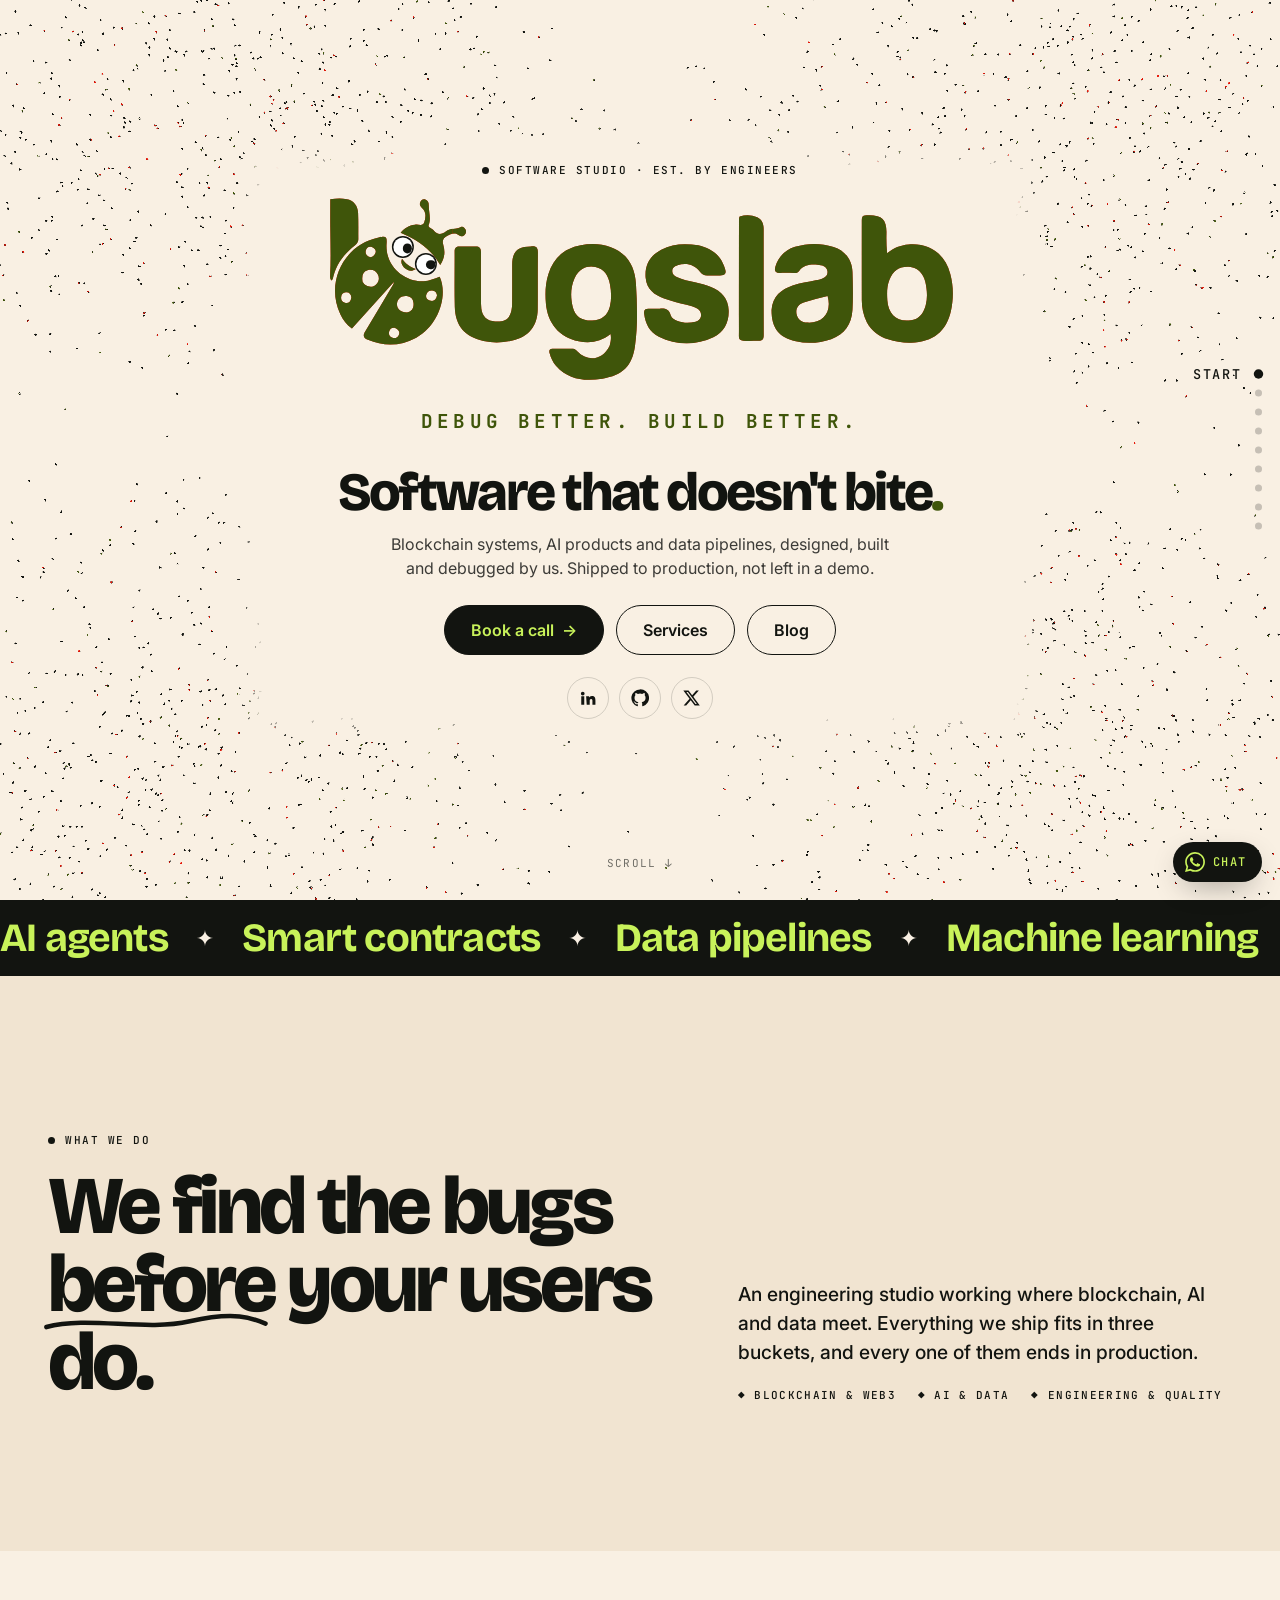
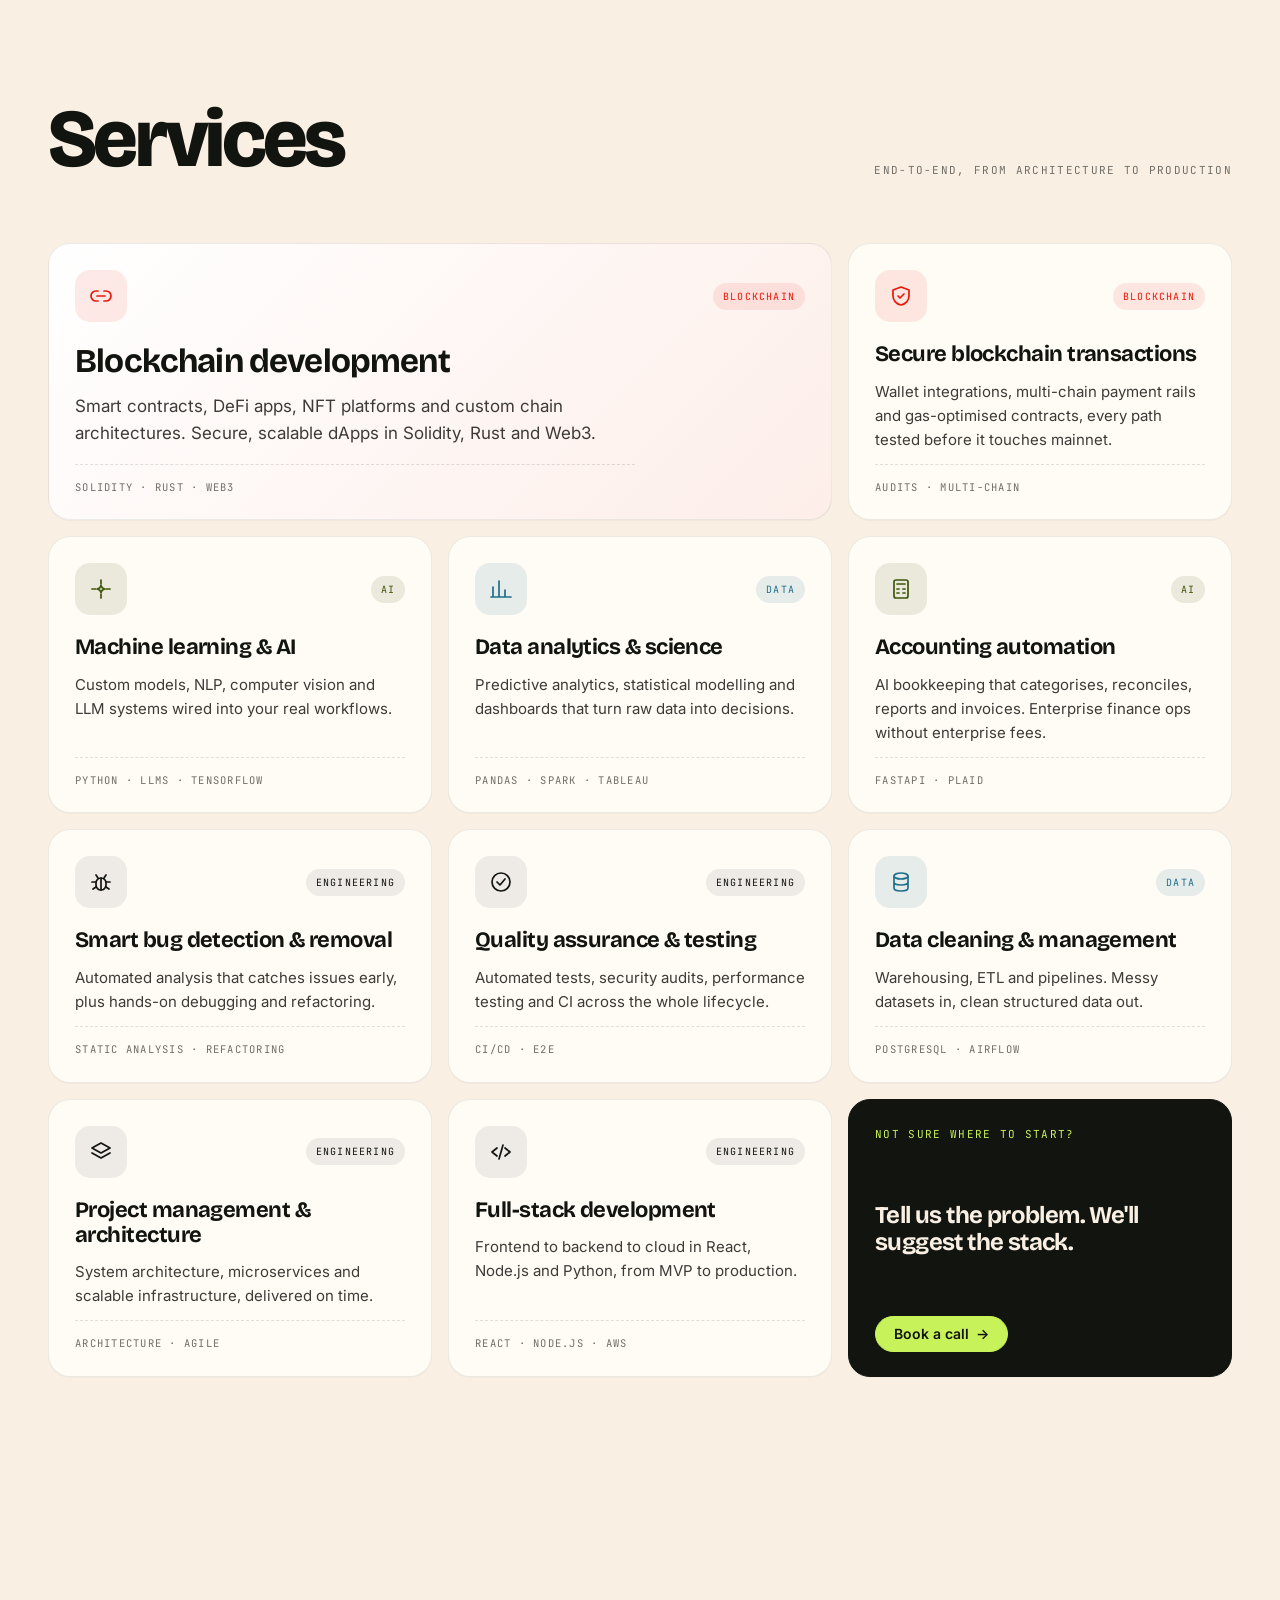
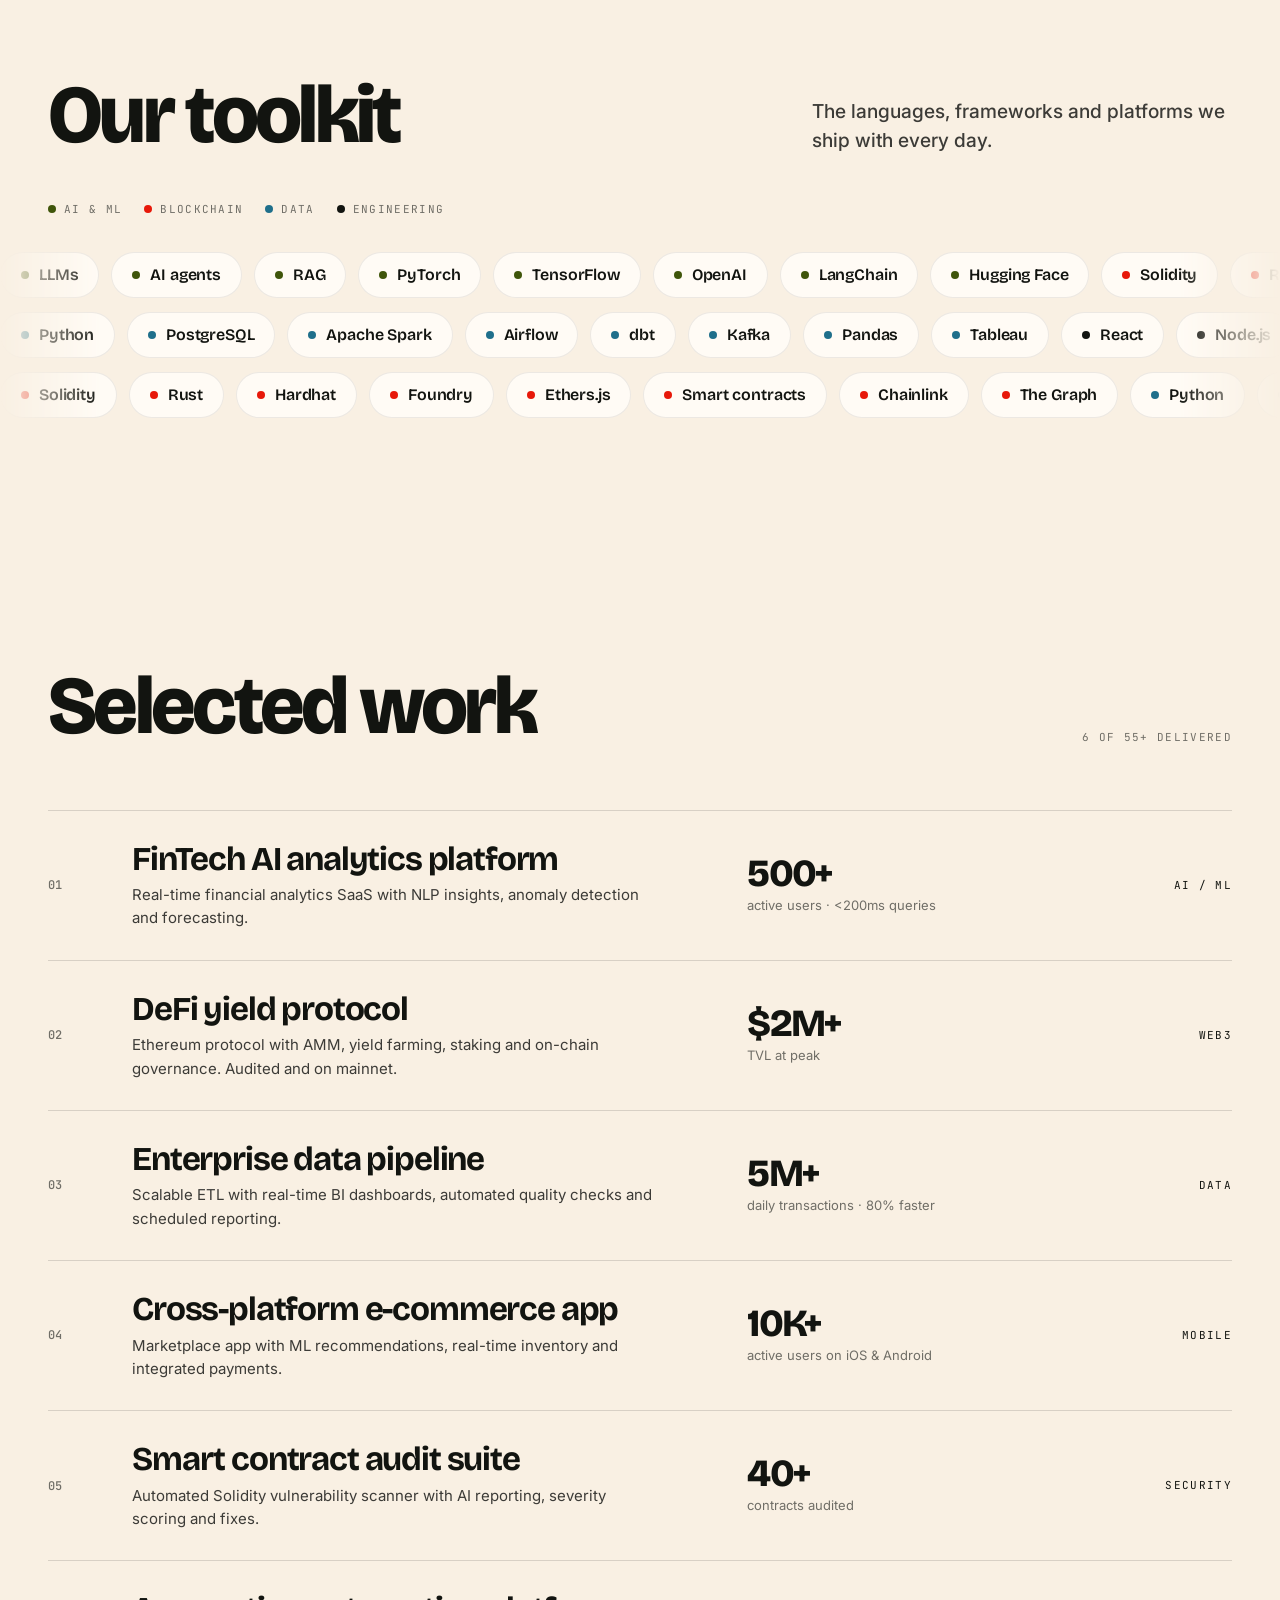
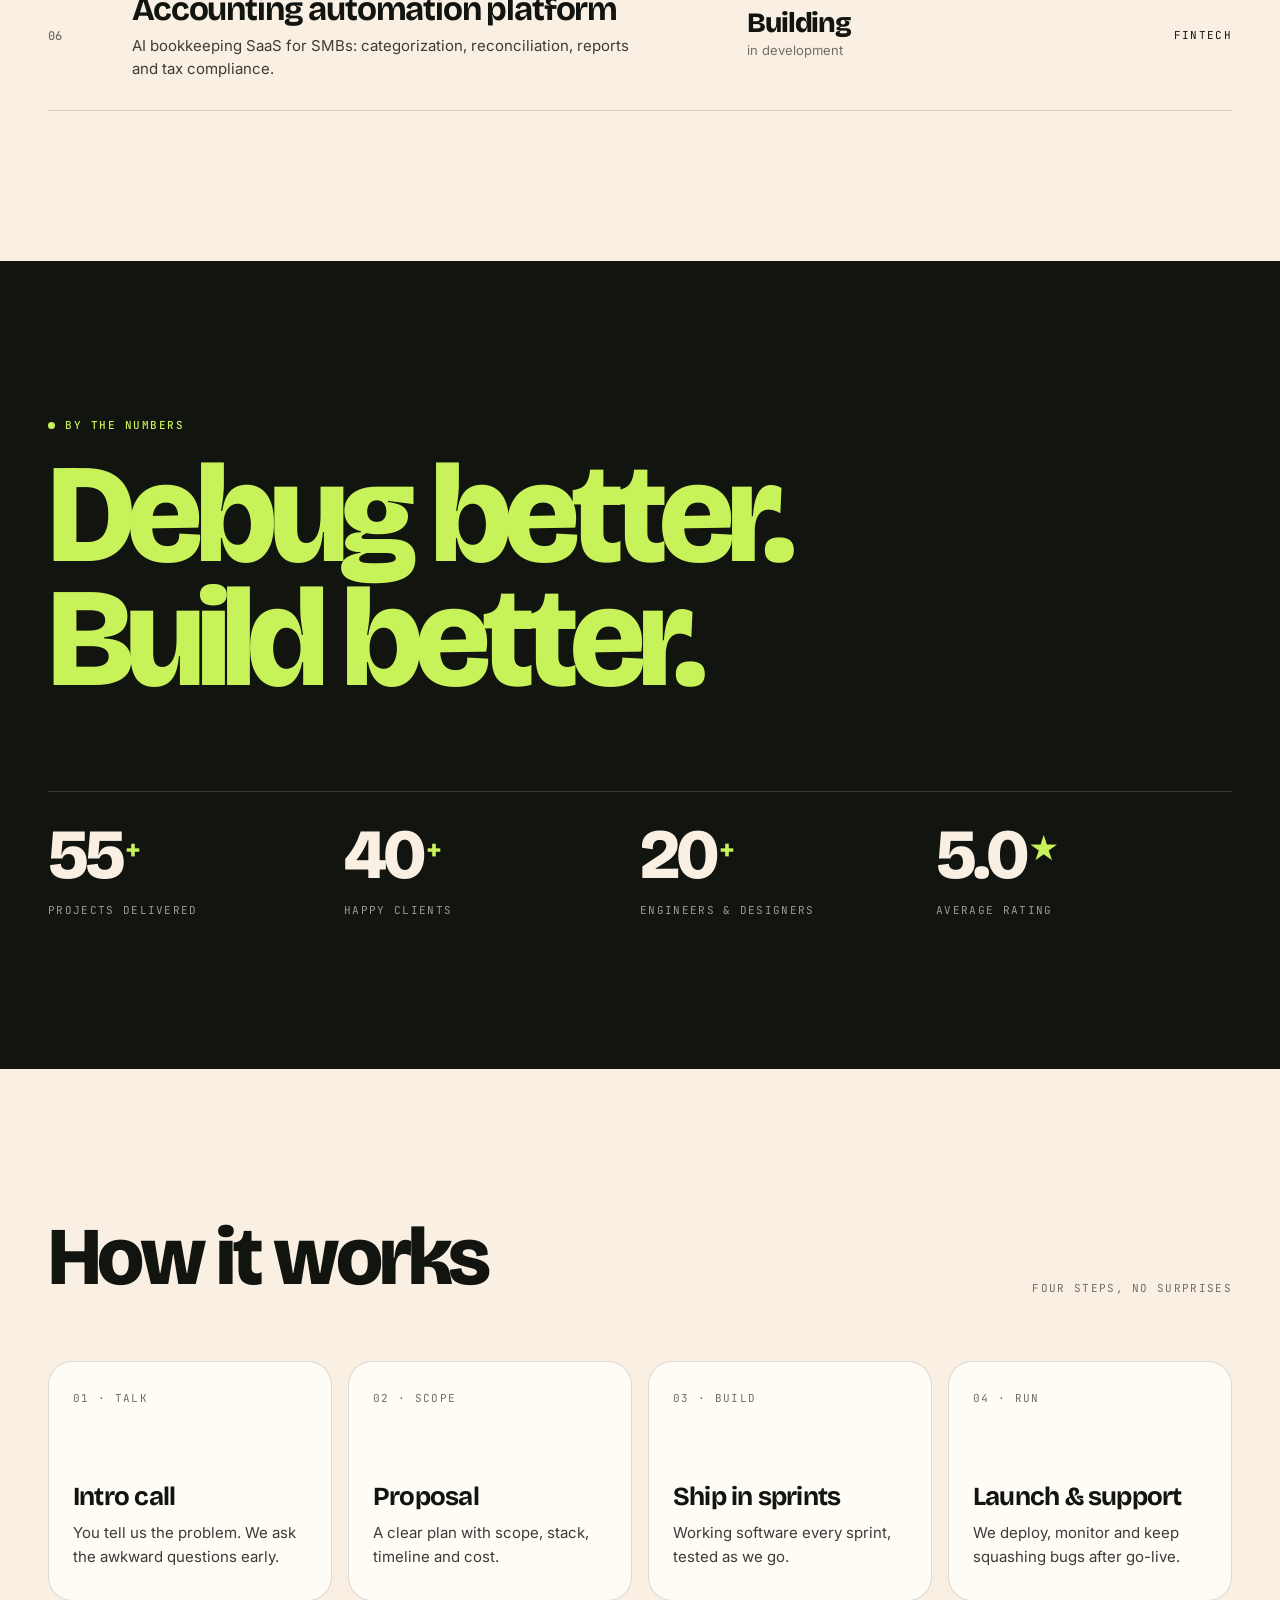
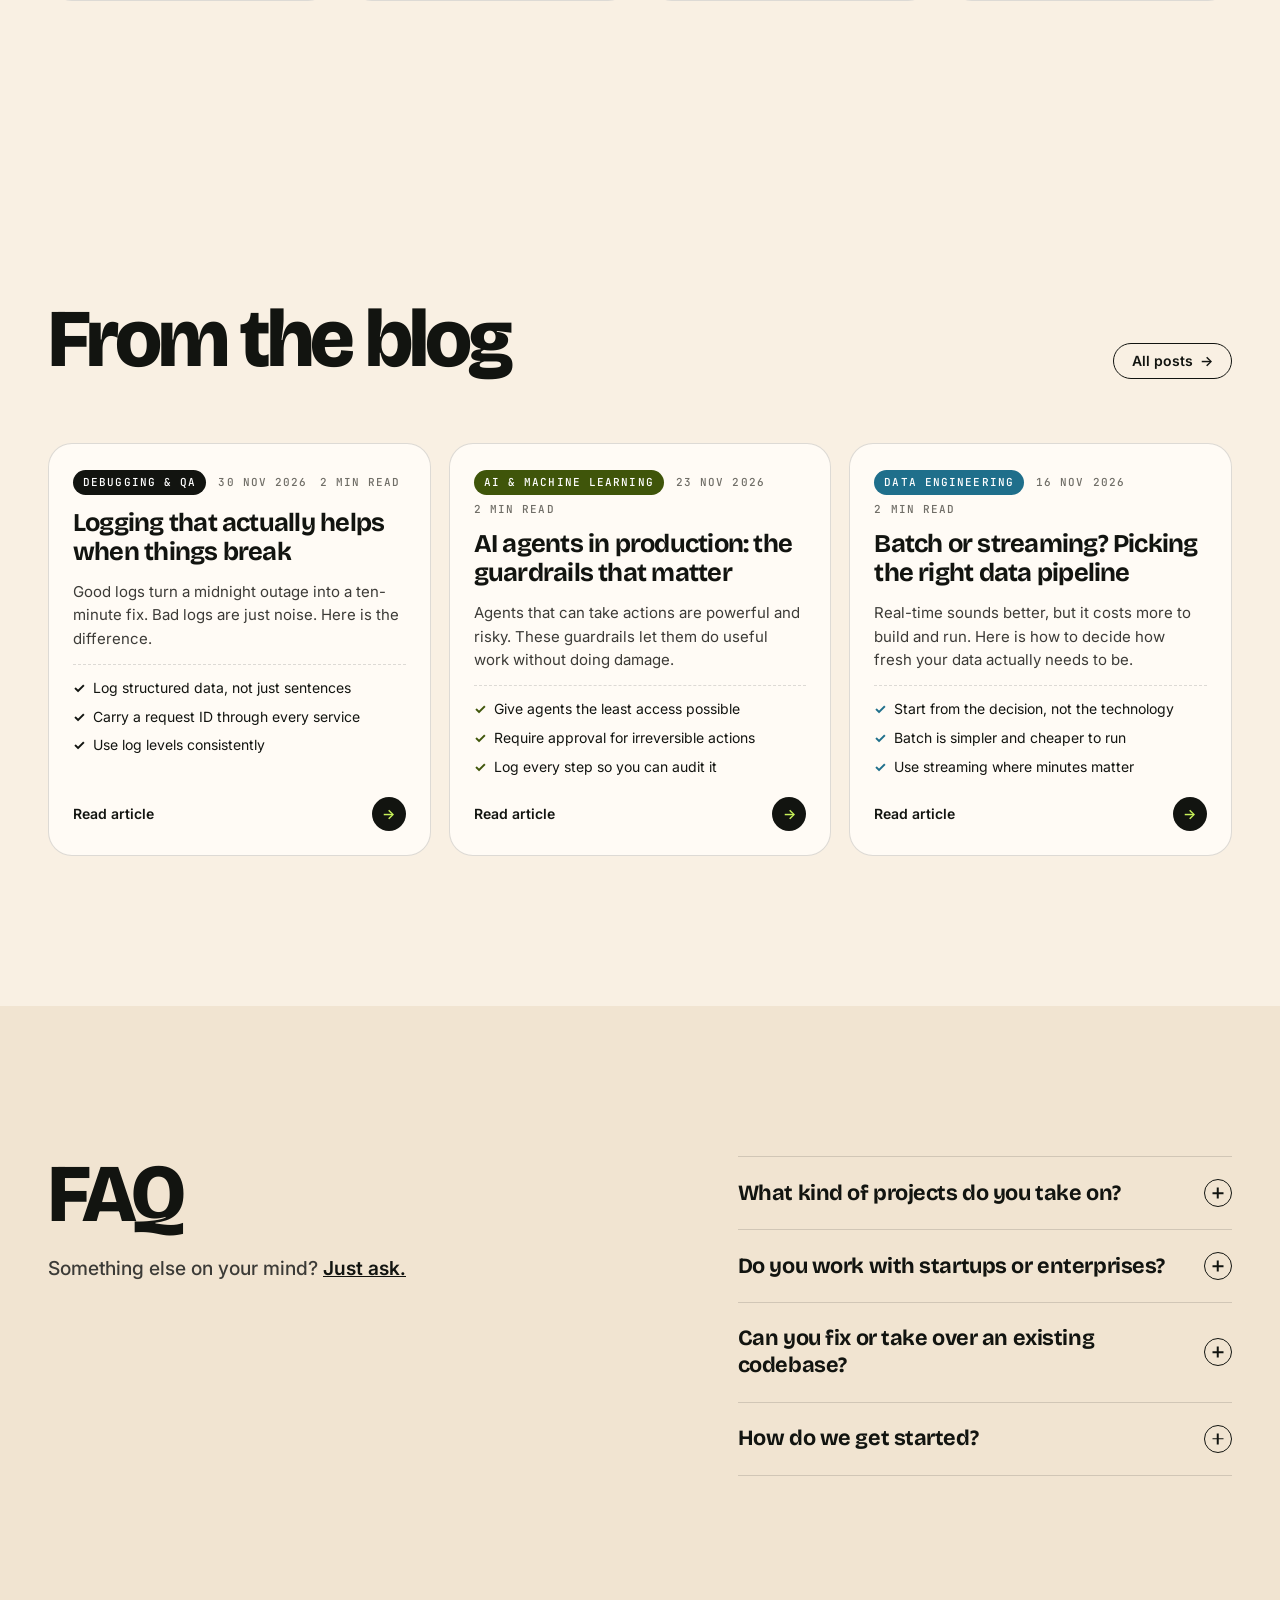
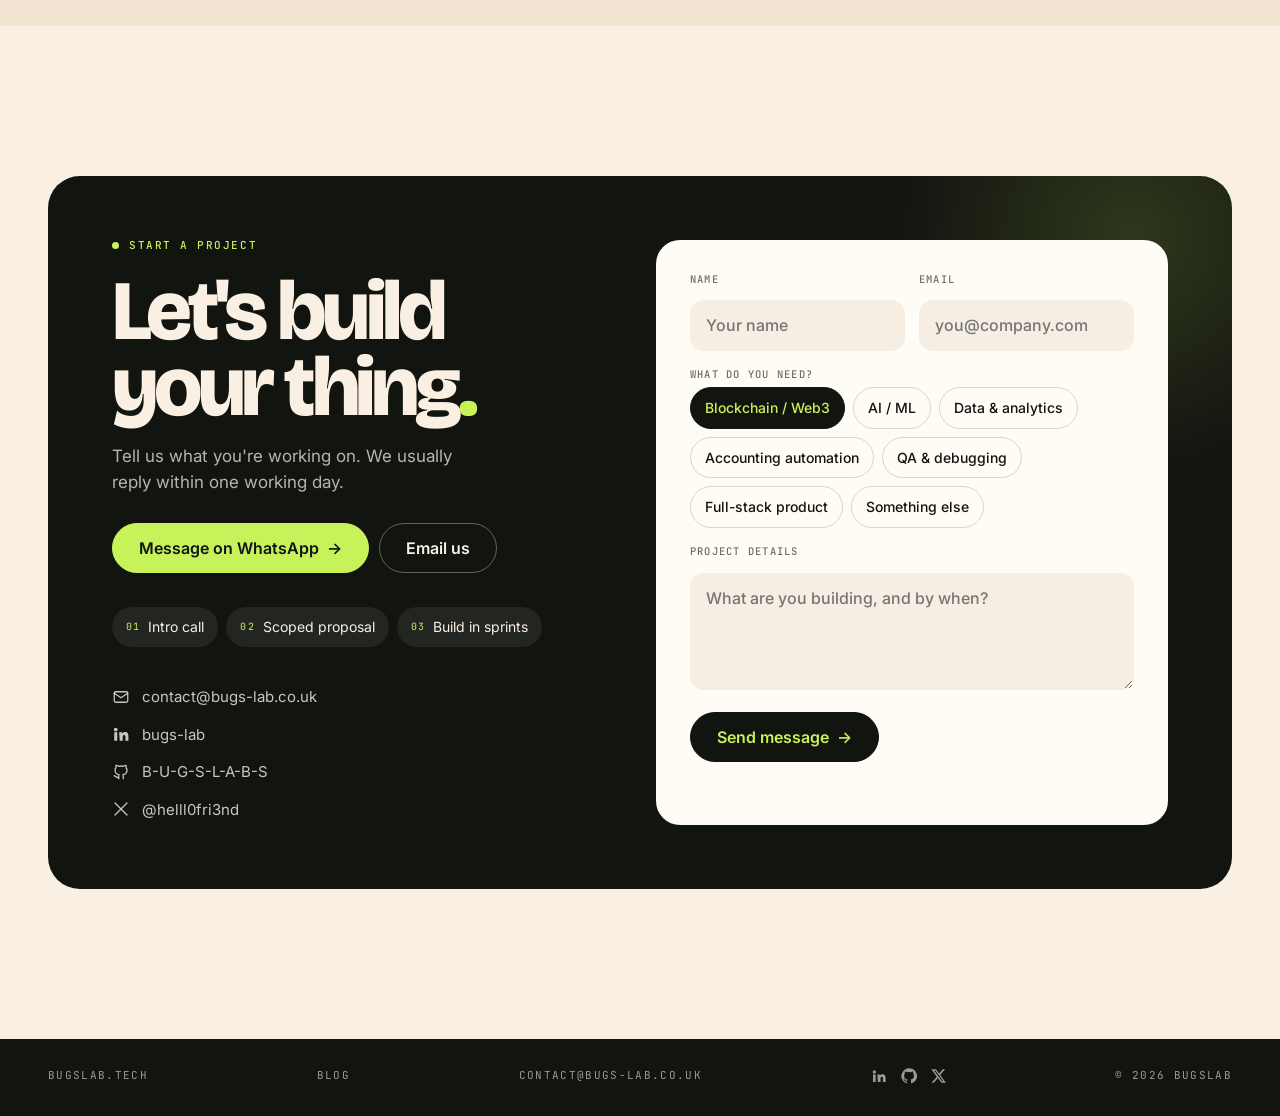
<file: index.html>
<!DOCTYPE html>
<html lang="en">
<head>
    <meta charset="UTF-8">
    <meta name="viewport" content="width=device-width, initial-scale=1.0">

    <title>bugslab: Debug Better. Build Better. | Software Development, AI & Blockchain</title>
    <meta name="title" content="bugslab: Debug Better. Build Better. | Software Development, AI & Blockchain">
    <meta name="description" content="bugslab is a software studio building blockchain systems, AI and ML products, data pipelines and accounting automation. 55+ projects delivered for startups and businesses worldwide.">
    <meta name="keywords" content="software development, blockchain, AI, machine learning, data analytics, accounting automation, bug detection, quality assurance, smart contracts, web development, DeFi, Web3">
    <meta name="robots" content="index, follow">
    <meta name="language" content="English">
    <meta name="author" content="bugslab">
    <meta name="theme-color" content="#F9F0E3">

    <meta property="og:type" content="website">
    <meta property="og:url" content="https://bugslab.tech/">
    <meta property="og:title" content="bugslab: Debug Better. Build Better.">
    <meta property="og:description" content="Software studio for blockchain, AI/ML, data and accounting automation. 55+ projects delivered.">
    <meta property="og:image" content="https://bugslab.tech/svgviewer-output.svg">

    <meta property="twitter:card" content="summary_large_image">
    <meta property="twitter:url" content="https://bugslab.tech/">
    <meta property="twitter:title" content="bugslab: Debug Better. Build Better.">
    <meta property="twitter:description" content="Software studio for blockchain, AI/ML, data and accounting automation. 55+ projects delivered.">
    <meta property="twitter:image" content="https://bugslab.tech/svgviewer-output.svg">
    <meta name="twitter:creator" content="@helll0fri3nd">
    <meta name="twitter:site" content="@helll0fri3nd">

    <link rel="icon" type="image/svg+xml" href="favicon.svg">
    <link rel="apple-touch-icon" href="favicon.svg">
    <link rel="manifest" href="site.webmanifest">
    <link rel="canonical" href="https://bugslab.tech/">

    <link rel="preconnect" href="https://fonts.googleapis.com">
    <link rel="preconnect" href="https://fonts.gstatic.com" crossorigin>
    <link href="https://fonts.googleapis.com/css2?family=Bricolage+Grotesque:opsz,wght@12..96,500;12..96,700;12..96,800&family=Inter:wght@400;500;600&family=JetBrains+Mono:wght@400;500&display=swap" rel="stylesheet">
    <link rel="stylesheet" href="css/style.css">
    <link rel="stylesheet" href="css/blog.css">
    <script>document.documentElement.classList.add('js');</script>

    <script type="application/ld+json">
    {
        "@context": "https://schema.org",
        "@type": "Organization",
        "name": "bugslab",
        "url": "https://bugslab.tech",
        "logo": "https://bugslab.tech/svgviewer-output.svg",
        "description": "Software studio specializing in blockchain, AI/ML, data analytics and accounting automation",
        "email": "contact@bugs-lab.co.uk",
        "contactPoint": {
            "@type": "ContactPoint",
            "email": "contact@bugs-lab.co.uk",
            "contactType": "Customer Service",
            "areaServed": "Worldwide",
            "availableLanguage": "English"
        },
        "sameAs": [
            "https://github.com/B-U-G-S-L-A-B-S",
            "https://x.com/helll0fri3nd",
            "https://www.linkedin.com/company/bugs-lab/"
        ],
        "address": { "@type": "PostalAddress", "addressCountry": "PK" }
    }
    </script>
</head>
<body>

<div class="progress" id="progress" aria-hidden="true"></div>
<div class="cursor" id="cursor" aria-hidden="true"></div>

<!-- Section dots -->
<nav class="dots" id="dots" aria-label="Sections">
    <a href="#top" data-label="Start"></a>
    <a href="#what" data-label="What we do"></a>
    <a href="#services" data-label="Services"></a>
    <a href="#toolkit" data-label="Toolkit"></a>
    <a href="#work" data-label="Work"></a>
    <a href="#process" data-label="Process"></a>
    <a href="#blog" data-label="Blog"></a>
    <a href="#faq" data-label="FAQ"></a>
    <a href="#contact" data-label="Contact"></a>
</nav>

<main id="top">

<!-- ── Intro: animated logo ───────────────────────────── -->
<section class="intro" data-section>
    <canvas id="particles" aria-hidden="true"></canvas>
    <div class="intro-grid">
        <div class="intro-center">
            <p class="eyebrow"><span class="dot"></span>Software studio · Est. by engineers</p>
            <h1 class="intro-logo"><span class="logo-stack"><span class="logo-eyes" id="logoEyes" aria-hidden="true"><span class="eye le le-l"><i></i></span><span class="eye le le-r"><i></i></span></span><svg class="logo-svg logo-red" viewBox="225 430 571 169" role="img" aria-label="bugslab"><path class="lp" pathLength="1" d="M482.485 566.273c1.076-3.712 1.678-7.075.918-11.03-8.948 7-18.88 8.887-29.412 6.616-17.858-3.85-28.61-16.33-30.157-35.023-.74-8.952-.534-17.885 2.265-26.682 4.752-14.933 14.59-23.942 29.948-26.68 9.282-1.654 18.577-1.46 27.572 1.842 15.653 5.745 22.205 18.312 23.14 33.687 1.17 19.25 1.835 38.644-.935 57.83-2.6 18.007-11.522 26.637-30.074 29.57-15.892 2.514-30.991 1.223-42.647-11.905-2.942-3.315-4.658-7.215-5.822-11.459-.686-2.499-.168-4.04 2.534-4.089 6.324-.113 12.651-.08 18.977-.063 1.853.005 2.935 1.345 4.1 2.558 9.56 9.958 23.461 7.687 29.593-5.172m-32.257-62.427c-3.863 8.772-3.84 17.844-1.55 26.898 2.12 8.383 8.165 12.27 17.712 12.077 8.481-.172 14.34-4.703 16.328-12.698 1.72-6.917 1.422-13.876.1-20.795-1.473-7.714-5.129-13.929-13.346-15.715-6.166-1.34-14.098-.087-19.244 10.233M719.4 544.352c-3.294-6.553-4.6-13.204-4.612-20.104-.043-23.967-.034-47.935-.012-71.903.005-6.093.358-6.383 6.555-6.433 12.229-.099 16.446 4.298 16.143 16.57-.15 6.065-.026 12.138.597 18.442 6.021-5.017 12.509-7.584 19.787-8.156 19.04-1.496 33.364 8.424 38.346 26.887 3.039 11.262 3.15 22.79.689 34.123-4.148 19.093-16.679 28.828-36.74 29.429-7.247.217-14.27-.957-21.127-3.113-8.41-2.644-15.148-7.515-19.626-15.742m45.213-2.934c5.4-2.68 7.748-7.4 9.128-12.997 1.768-7.176 1.11-14.276-.489-21.265-1.895-8.286-7.8-13.4-15.077-13.838-8.796-.529-14.433 3.4-17.95 12.087-2.469 6.096-2.338 12.388-1.951 18.707.91 14.866 11.305 21.956 26.34 17.306m-460.189 17.181c-14.778 7.974-29.489 8.195-44.532 1.918-4.053-1.69-4.817-3.713-2.487-7.559 8.712-14.374 17.217-28.873 25.794-43.329.386-.65.712-1.335.618-2.29l-38.612 42.748c-4.991-3.394-8.293-8.087-10.787-13.361-13.87-29.337 3.749-64.147 35.569-70.376 6.679-1.308 7.558-.85 7.105 5.822-1.44 21.256 17.33 35.515 34.325 34.521 5.222-.305 9.82-2.702 14.594-4.275 7.946 17.55-1.18 45.07-21.587 56.18m-49.41-51.303c.88.975 1.605 2.186 2.667 2.883 3.476 2.282 7.026 2.182 10.001-.802 2.613-2.62 3.021-6.058 1.275-9.208-2.01-3.623-5.515-4.694-9.467-3.62-3.97 1.079-5.515 4.505-4.476 10.747m40.924 28.133c4.676-1.18 6.474-4.23 5.947-8.924-.416-3.711-2.532-5.663-6.083-6.19-4.675-.693-8.426 2.02-9.034 6.455-.67 4.898 2.37 8.07 9.17 8.659m27.646-15.786c-.347-2.138-1.4-3.764-3.605-4.217-3.03-.623-5.256.642-6.238 3.527-.913 2.682.572 4.683 2.924 5.482 3.583 1.219 6.128-.116 6.92-4.792m-78.903 1.928c-.239-3.141-2.02-4.981-5.075-4.757-2.74.2-4.374 2.044-4.416 4.988-.036 2.475 1.136 4.185 3.506 4.668 3.284.669 5.4-.721 5.985-4.899m40.303 28.087c-2.677-.527-4.61.52-5.426 3.05-.795 2.462-.113 4.689 2.423 5.753 2.338.98 4.772.693 6.09-1.654 1.662-2.958.708-5.388-3.087-7.149m-21.393-74.527c-2.992-.823-4.933.367-5.63 3.277-.621 2.591.506 4.593 2.904 5.699 2.492 1.149 4.234-.277 5.438-2.187 1.8-2.856.742-5.044-2.712-6.79m300.494-1.599c10.003 2.47 18.196 6.783 22.578 16.254 4.697 10.152 3.779 11.647-6.952 11.625-2.331-.005-4.665-.113-6.992-.025-3.095.117-5.261-1.072-7.152-3.625-4.798-6.477-12.847-8.61-20.514-5.748-2.405.898-4.67 2.022-4.835 5.055-.16 2.95 1.712 4.598 4.064 5.722 5.302 2.535 11.068 3.548 16.743 4.81 5.044 1.12 10.012 2.476 14.823 4.352 9.898 3.86 15.967 10.812 16.312 21.698.347 10.948-4.282 19.927-14.128 24.522-16.536 7.718-33.613 7.504-50.14-.463-8.674-4.182-12.468-12.028-13.59-21.364-.38-3.166 1.06-4.288 3.887-4.326 3.496-.047 7.013.182 10.484-.121 4.979-.436 8.685.422 10.086 6.117.707 2.874 3.541 4.235 6.288 5.257 5.495 2.046 11.052 2.138 16.66.62 2.55-.689 4.563-1.98 4.975-4.914.45-3.193-.8-5.483-3.517-7.096-3.046-1.809-6.4-2.777-9.806-3.555-6.977-1.592-13.883-3.418-20.65-5.762-9.102-3.153-15.995-8.434-16.975-18.774-1.126-11.88 3.888-20.665 14.366-26.23 10.629-5.647 22.012-5.731 33.985-4.028m67.571 59.704c.92-12.72 8.848-18.842 19.426-22.601 6.935-2.465 14.296-3.081 21.4-4.819.97-.236 1.982-.32 2.927-.623 3.898-1.248 8.307-2.772 7.762-7.653-.536-4.791-5.17-5.743-9.215-6.058-6.467-.504-12.74.063-17.077 5.935-.999 1.353-2.445 1.59-4.004 1.579-4.497-.03-8.995-.118-13.49-.028-4.087.082-5.374-1.59-4.208-5.555 2.77-9.417 9.026-15.624 18.14-18.42 11.697-3.588 23.662-3.597 35.414.055 10.497 3.261 17.083 11.785 17.451 23.096.38 11.646.652 23.345-.023 34.963-.746 12.827-6.974 22.476-19.631 26.87-10.596 3.679-21.49 4.493-32.475 2.019-15.782-3.556-22.391-12.015-22.397-28.76m51.622-12.956c-7.362 1.982-14.834 3.637-22.049 6.057-5.283 1.772-7.44 5.922-6.59 10.4.924 4.853 4.524 7.744 10.003 8.032 14.551.764 22.836-9.651 18.636-24.49M409.992 474.64c5.044-.65 6.53 1.298 6.467 5.887-.234 17.314-.005 34.634-.17 51.95-.147 15.435-8.28 25.368-23.257 28.834-8.868 2.053-17.744 2.416-26.71.398-17.219-3.875-25.914-13.707-26.382-31.443-.449-16.973-.055-33.966-.153-50.95-.02-3.433 1.3-4.802 4.719-4.686 4.657.158 9.335.25 13.982-.017 4.147-.238 5.594 1.398 5.559 5.472-.125 14.485-.038 28.972.006 43.459.009 2.828-.014 5.68.324 8.48.87 7.207 5.417 11.316 12.633 11.68 9.308.47 13.273-2.103 15.102-10.09.513-2.24.63-4.608.643-6.919.066-11.655.04-23.311.042-34.967.002-12.224 4.682-17.01 17.195-17.089m191.681-25.332c.261-1.073.35-2.077.75-2.223 5.404-1.97 10.847-1.691 15.987.694 4.389 2.036 5.948 6.028 5.948 10.708 0 32.63-.03 65.26.055 97.89.009 3.524-1.02 5.076-4.802 5.135-4.658.074-9.294.32-13.966.012-2.983-.197-4.103-1.375-4.058-4.298.1-6.495.013-12.993.016-19.49.011-29.321.028-58.642.07-88.428"/><path class="lp" pathLength="1" d="M225.062 502.392c.893-15.52.362-30.655.224-45.79-.077-8.427-.014-16.857-.014-25.393 5.68-.83 10.515-.945 15.238-.13 6.005 1.037 10.046 5.818 10.34 12.43.362 8.146.168 16.317.225 24.476.017 2.382-1.147 4.102-2.967 5.483-10.44 7.92-17.677 17.962-20.528 30.928-.124.568-.633 1.05-.968 1.581-1.404-.834-1.344-2.068-1.55-3.585m78.186-47.697c3.192-.867 7.318 1.938 8.628-2.483 1.33-4.487 2.035-9.22-2.133-12.954-1.979-1.772-2.675-3.82-1.204-6.194.944-1.525 2.332-2.422 4.22-1.73 2.536.93 3.205 2.697 3.19 5.444-.031 6.048 2.313 12.088-.081 18.156-.438 1.11.417 1.881 1.241 2.482 1.075.783 2.457 1.29 3.256 2.28 3.627 4.5 7.15 4.243 11.606.872 3.857-2.918 9.303-1.609 13.656-3.947 1.673-.899 3.51.748 4.316 2.543.734 1.632.396 3.264-.865 4.617-1.445 1.552-3.457 2.072-4.93.768-3.859-3.419-7.415-1.624-11.041.12-3.56 1.71-5.061 4.07-3.81 8.384 2.064 7.12 1.072 12.767-2.778 18.551-8.399-14.347-20.986-23.293-36.465-29.67 3.842-4.405 7.83-6.597 13.194-7.239M287.746 472.9c4.087-3.376 7.674-3.15 9.224.3.888 1.976.71 3.885-.865 5.53-1.71 1.787-3.84 2.18-5.926 1.137-2.692-1.344-3.823-3.6-2.433-6.967m24.542 12.946c3.747-.171 5.76 1.406 6.002 4.765.191 2.672-1.278 4.419-3.871 4.916-2.848.545-4.84-.874-5.769-3.473-1.099-3.072.373-5.036 3.638-6.208m-19.136 8.056c-1.813-2.151-3.284-4.058-1.847-8.05 3.35 4.803 7.345 7.472 12.76 9.478-4.946 3.293-7.769.896-10.913-1.428"/></svg><span class="lgw" data-l="-5.0" data-r="80.21" style="clip-path: inset(-15% 80.21% -15% -5.00%)"><svg class="logo-svg lg" aria-hidden="true" viewBox="225 430 571 169"><path class="lp" pathLength="1" d="M482.485 566.273c1.076-3.712 1.678-7.075.918-11.03-8.948 7-18.88 8.887-29.412 6.616-17.858-3.85-28.61-16.33-30.157-35.023-.74-8.952-.534-17.885 2.265-26.682 4.752-14.933 14.59-23.942 29.948-26.68 9.282-1.654 18.577-1.46 27.572 1.842 15.653 5.745 22.205 18.312 23.14 33.687 1.17 19.25 1.835 38.644-.935 57.83-2.6 18.007-11.522 26.637-30.074 29.57-15.892 2.514-30.991 1.223-42.647-11.905-2.942-3.315-4.658-7.215-5.822-11.459-.686-2.499-.168-4.04 2.534-4.089 6.324-.113 12.651-.08 18.977-.063 1.853.005 2.935 1.345 4.1 2.558 9.56 9.958 23.461 7.687 29.593-5.172m-32.257-62.427c-3.863 8.772-3.84 17.844-1.55 26.898 2.12 8.383 8.165 12.27 17.712 12.077 8.481-.172 14.34-4.703 16.328-12.698 1.72-6.917 1.422-13.876.1-20.795-1.473-7.714-5.129-13.929-13.346-15.715-6.166-1.34-14.098-.087-19.244 10.233M719.4 544.352c-3.294-6.553-4.6-13.204-4.612-20.104-.043-23.967-.034-47.935-.012-71.903.005-6.093.358-6.383 6.555-6.433 12.229-.099 16.446 4.298 16.143 16.57-.15 6.065-.026 12.138.597 18.442 6.021-5.017 12.509-7.584 19.787-8.156 19.04-1.496 33.364 8.424 38.346 26.887 3.039 11.262 3.15 22.79.689 34.123-4.148 19.093-16.679 28.828-36.74 29.429-7.247.217-14.27-.957-21.127-3.113-8.41-2.644-15.148-7.515-19.626-15.742m45.213-2.934c5.4-2.68 7.748-7.4 9.128-12.997 1.768-7.176 1.11-14.276-.489-21.265-1.895-8.286-7.8-13.4-15.077-13.838-8.796-.529-14.433 3.4-17.95 12.087-2.469 6.096-2.338 12.388-1.951 18.707.91 14.866 11.305 21.956 26.34 17.306m-460.189 17.181c-14.778 7.974-29.489 8.195-44.532 1.918-4.053-1.69-4.817-3.713-2.487-7.559 8.712-14.374 17.217-28.873 25.794-43.329.386-.65.712-1.335.618-2.29l-38.612 42.748c-4.991-3.394-8.293-8.087-10.787-13.361-13.87-29.337 3.749-64.147 35.569-70.376 6.679-1.308 7.558-.85 7.105 5.822-1.44 21.256 17.33 35.515 34.325 34.521 5.222-.305 9.82-2.702 14.594-4.275 7.946 17.55-1.18 45.07-21.587 56.18m-49.41-51.303c.88.975 1.605 2.186 2.667 2.883 3.476 2.282 7.026 2.182 10.001-.802 2.613-2.62 3.021-6.058 1.275-9.208-2.01-3.623-5.515-4.694-9.467-3.62-3.97 1.079-5.515 4.505-4.476 10.747m40.924 28.133c4.676-1.18 6.474-4.23 5.947-8.924-.416-3.711-2.532-5.663-6.083-6.19-4.675-.693-8.426 2.02-9.034 6.455-.67 4.898 2.37 8.07 9.17 8.659m27.646-15.786c-.347-2.138-1.4-3.764-3.605-4.217-3.03-.623-5.256.642-6.238 3.527-.913 2.682.572 4.683 2.924 5.482 3.583 1.219 6.128-.116 6.92-4.792m-78.903 1.928c-.239-3.141-2.02-4.981-5.075-4.757-2.74.2-4.374 2.044-4.416 4.988-.036 2.475 1.136 4.185 3.506 4.668 3.284.669 5.4-.721 5.985-4.899m40.303 28.087c-2.677-.527-4.61.52-5.426 3.05-.795 2.462-.113 4.689 2.423 5.753 2.338.98 4.772.693 6.09-1.654 1.662-2.958.708-5.388-3.087-7.149m-21.393-74.527c-2.992-.823-4.933.367-5.63 3.277-.621 2.591.506 4.593 2.904 5.699 2.492 1.149 4.234-.277 5.438-2.187 1.8-2.856.742-5.044-2.712-6.79m300.494-1.599c10.003 2.47 18.196 6.783 22.578 16.254 4.697 10.152 3.779 11.647-6.952 11.625-2.331-.005-4.665-.113-6.992-.025-3.095.117-5.261-1.072-7.152-3.625-4.798-6.477-12.847-8.61-20.514-5.748-2.405.898-4.67 2.022-4.835 5.055-.16 2.95 1.712 4.598 4.064 5.722 5.302 2.535 11.068 3.548 16.743 4.81 5.044 1.12 10.012 2.476 14.823 4.352 9.898 3.86 15.967 10.812 16.312 21.698.347 10.948-4.282 19.927-14.128 24.522-16.536 7.718-33.613 7.504-50.14-.463-8.674-4.182-12.468-12.028-13.59-21.364-.38-3.166 1.06-4.288 3.887-4.326 3.496-.047 7.013.182 10.484-.121 4.979-.436 8.685.422 10.086 6.117.707 2.874 3.541 4.235 6.288 5.257 5.495 2.046 11.052 2.138 16.66.62 2.55-.689 4.563-1.98 4.975-4.914.45-3.193-.8-5.483-3.517-7.096-3.046-1.809-6.4-2.777-9.806-3.555-6.977-1.592-13.883-3.418-20.65-5.762-9.102-3.153-15.995-8.434-16.975-18.774-1.126-11.88 3.888-20.665 14.366-26.23 10.629-5.647 22.012-5.731 33.985-4.028m67.571 59.704c.92-12.72 8.848-18.842 19.426-22.601 6.935-2.465 14.296-3.081 21.4-4.819.97-.236 1.982-.32 2.927-.623 3.898-1.248 8.307-2.772 7.762-7.653-.536-4.791-5.17-5.743-9.215-6.058-6.467-.504-12.74.063-17.077 5.935-.999 1.353-2.445 1.59-4.004 1.579-4.497-.03-8.995-.118-13.49-.028-4.087.082-5.374-1.59-4.208-5.555 2.77-9.417 9.026-15.624 18.14-18.42 11.697-3.588 23.662-3.597 35.414.055 10.497 3.261 17.083 11.785 17.451 23.096.38 11.646.652 23.345-.023 34.963-.746 12.827-6.974 22.476-19.631 26.87-10.596 3.679-21.49 4.493-32.475 2.019-15.782-3.556-22.391-12.015-22.397-28.76m51.622-12.956c-7.362 1.982-14.834 3.637-22.049 6.057-5.283 1.772-7.44 5.922-6.59 10.4.924 4.853 4.524 7.744 10.003 8.032 14.551.764 22.836-9.651 18.636-24.49M409.992 474.64c5.044-.65 6.53 1.298 6.467 5.887-.234 17.314-.005 34.634-.17 51.95-.147 15.435-8.28 25.368-23.257 28.834-8.868 2.053-17.744 2.416-26.71.398-17.219-3.875-25.914-13.707-26.382-31.443-.449-16.973-.055-33.966-.153-50.95-.02-3.433 1.3-4.802 4.719-4.686 4.657.158 9.335.25 13.982-.017 4.147-.238 5.594 1.398 5.559 5.472-.125 14.485-.038 28.972.006 43.459.009 2.828-.014 5.68.324 8.48.87 7.207 5.417 11.316 12.633 11.68 9.308.47 13.273-2.103 15.102-10.09.513-2.24.63-4.608.643-6.919.066-11.655.04-23.311.042-34.967.002-12.224 4.682-17.01 17.195-17.089m191.681-25.332c.261-1.073.35-2.077.75-2.223 5.404-1.97 10.847-1.691 15.987.694 4.389 2.036 5.948 6.028 5.948 10.708 0 32.63-.03 65.26.055 97.89.009 3.524-1.02 5.076-4.802 5.135-4.658.074-9.294.32-13.966.012-2.983-.197-4.103-1.375-4.058-4.298.1-6.495.013-12.993.016-19.49.011-29.321.028-58.642.07-88.428"/><path class="lp" pathLength="1" d="M225.062 502.392c.893-15.52.362-30.655.224-45.79-.077-8.427-.014-16.857-.014-25.393 5.68-.83 10.515-.945 15.238-.13 6.005 1.037 10.046 5.818 10.34 12.43.362 8.146.168 16.317.225 24.476.017 2.382-1.147 4.102-2.967 5.483-10.44 7.92-17.677 17.962-20.528 30.928-.124.568-.633 1.05-.968 1.581-1.404-.834-1.344-2.068-1.55-3.585m78.186-47.697c3.192-.867 7.318 1.938 8.628-2.483 1.33-4.487 2.035-9.22-2.133-12.954-1.979-1.772-2.675-3.82-1.204-6.194.944-1.525 2.332-2.422 4.22-1.73 2.536.93 3.205 2.697 3.19 5.444-.031 6.048 2.313 12.088-.081 18.156-.438 1.11.417 1.881 1.241 2.482 1.075.783 2.457 1.29 3.256 2.28 3.627 4.5 7.15 4.243 11.606.872 3.857-2.918 9.303-1.609 13.656-3.947 1.673-.899 3.51.748 4.316 2.543.734 1.632.396 3.264-.865 4.617-1.445 1.552-3.457 2.072-4.93.768-3.859-3.419-7.415-1.624-11.041.12-3.56 1.71-5.061 4.07-3.81 8.384 2.064 7.12 1.072 12.767-2.778 18.551-8.399-14.347-20.986-23.293-36.465-29.67 3.842-4.405 7.83-6.597 13.194-7.239M287.746 472.9c4.087-3.376 7.674-3.15 9.224.3.888 1.976.71 3.885-.865 5.53-1.71 1.787-3.84 2.18-5.926 1.137-2.692-1.344-3.823-3.6-2.433-6.967m24.542 12.946c3.747-.171 5.76 1.406 6.002 4.765.191 2.672-1.278 4.419-3.871 4.916-2.848.545-4.84-.874-5.769-3.473-1.099-3.072.373-5.036 3.638-6.208m-19.136 8.056c-1.813-2.151-3.284-4.058-1.847-8.05 3.35 4.803 7.345 7.472 12.76 9.478-4.946 3.293-7.769.896-10.913-1.428"/></svg></span><span class="lgw" data-l="19.79" data-r="65.85" style="clip-path: inset(-15% 65.85% -15% 19.79%)"><svg class="logo-svg lg" aria-hidden="true" viewBox="225 430 571 169"><path class="lp" pathLength="1" d="M482.485 566.273c1.076-3.712 1.678-7.075.918-11.03-8.948 7-18.88 8.887-29.412 6.616-17.858-3.85-28.61-16.33-30.157-35.023-.74-8.952-.534-17.885 2.265-26.682 4.752-14.933 14.59-23.942 29.948-26.68 9.282-1.654 18.577-1.46 27.572 1.842 15.653 5.745 22.205 18.312 23.14 33.687 1.17 19.25 1.835 38.644-.935 57.83-2.6 18.007-11.522 26.637-30.074 29.57-15.892 2.514-30.991 1.223-42.647-11.905-2.942-3.315-4.658-7.215-5.822-11.459-.686-2.499-.168-4.04 2.534-4.089 6.324-.113 12.651-.08 18.977-.063 1.853.005 2.935 1.345 4.1 2.558 9.56 9.958 23.461 7.687 29.593-5.172m-32.257-62.427c-3.863 8.772-3.84 17.844-1.55 26.898 2.12 8.383 8.165 12.27 17.712 12.077 8.481-.172 14.34-4.703 16.328-12.698 1.72-6.917 1.422-13.876.1-20.795-1.473-7.714-5.129-13.929-13.346-15.715-6.166-1.34-14.098-.087-19.244 10.233M719.4 544.352c-3.294-6.553-4.6-13.204-4.612-20.104-.043-23.967-.034-47.935-.012-71.903.005-6.093.358-6.383 6.555-6.433 12.229-.099 16.446 4.298 16.143 16.57-.15 6.065-.026 12.138.597 18.442 6.021-5.017 12.509-7.584 19.787-8.156 19.04-1.496 33.364 8.424 38.346 26.887 3.039 11.262 3.15 22.79.689 34.123-4.148 19.093-16.679 28.828-36.74 29.429-7.247.217-14.27-.957-21.127-3.113-8.41-2.644-15.148-7.515-19.626-15.742m45.213-2.934c5.4-2.68 7.748-7.4 9.128-12.997 1.768-7.176 1.11-14.276-.489-21.265-1.895-8.286-7.8-13.4-15.077-13.838-8.796-.529-14.433 3.4-17.95 12.087-2.469 6.096-2.338 12.388-1.951 18.707.91 14.866 11.305 21.956 26.34 17.306m-460.189 17.181c-14.778 7.974-29.489 8.195-44.532 1.918-4.053-1.69-4.817-3.713-2.487-7.559 8.712-14.374 17.217-28.873 25.794-43.329.386-.65.712-1.335.618-2.29l-38.612 42.748c-4.991-3.394-8.293-8.087-10.787-13.361-13.87-29.337 3.749-64.147 35.569-70.376 6.679-1.308 7.558-.85 7.105 5.822-1.44 21.256 17.33 35.515 34.325 34.521 5.222-.305 9.82-2.702 14.594-4.275 7.946 17.55-1.18 45.07-21.587 56.18m-49.41-51.303c.88.975 1.605 2.186 2.667 2.883 3.476 2.282 7.026 2.182 10.001-.802 2.613-2.62 3.021-6.058 1.275-9.208-2.01-3.623-5.515-4.694-9.467-3.62-3.97 1.079-5.515 4.505-4.476 10.747m40.924 28.133c4.676-1.18 6.474-4.23 5.947-8.924-.416-3.711-2.532-5.663-6.083-6.19-4.675-.693-8.426 2.02-9.034 6.455-.67 4.898 2.37 8.07 9.17 8.659m27.646-15.786c-.347-2.138-1.4-3.764-3.605-4.217-3.03-.623-5.256.642-6.238 3.527-.913 2.682.572 4.683 2.924 5.482 3.583 1.219 6.128-.116 6.92-4.792m-78.903 1.928c-.239-3.141-2.02-4.981-5.075-4.757-2.74.2-4.374 2.044-4.416 4.988-.036 2.475 1.136 4.185 3.506 4.668 3.284.669 5.4-.721 5.985-4.899m40.303 28.087c-2.677-.527-4.61.52-5.426 3.05-.795 2.462-.113 4.689 2.423 5.753 2.338.98 4.772.693 6.09-1.654 1.662-2.958.708-5.388-3.087-7.149m-21.393-74.527c-2.992-.823-4.933.367-5.63 3.277-.621 2.591.506 4.593 2.904 5.699 2.492 1.149 4.234-.277 5.438-2.187 1.8-2.856.742-5.044-2.712-6.79m300.494-1.599c10.003 2.47 18.196 6.783 22.578 16.254 4.697 10.152 3.779 11.647-6.952 11.625-2.331-.005-4.665-.113-6.992-.025-3.095.117-5.261-1.072-7.152-3.625-4.798-6.477-12.847-8.61-20.514-5.748-2.405.898-4.67 2.022-4.835 5.055-.16 2.95 1.712 4.598 4.064 5.722 5.302 2.535 11.068 3.548 16.743 4.81 5.044 1.12 10.012 2.476 14.823 4.352 9.898 3.86 15.967 10.812 16.312 21.698.347 10.948-4.282 19.927-14.128 24.522-16.536 7.718-33.613 7.504-50.14-.463-8.674-4.182-12.468-12.028-13.59-21.364-.38-3.166 1.06-4.288 3.887-4.326 3.496-.047 7.013.182 10.484-.121 4.979-.436 8.685.422 10.086 6.117.707 2.874 3.541 4.235 6.288 5.257 5.495 2.046 11.052 2.138 16.66.62 2.55-.689 4.563-1.98 4.975-4.914.45-3.193-.8-5.483-3.517-7.096-3.046-1.809-6.4-2.777-9.806-3.555-6.977-1.592-13.883-3.418-20.65-5.762-9.102-3.153-15.995-8.434-16.975-18.774-1.126-11.88 3.888-20.665 14.366-26.23 10.629-5.647 22.012-5.731 33.985-4.028m67.571 59.704c.92-12.72 8.848-18.842 19.426-22.601 6.935-2.465 14.296-3.081 21.4-4.819.97-.236 1.982-.32 2.927-.623 3.898-1.248 8.307-2.772 7.762-7.653-.536-4.791-5.17-5.743-9.215-6.058-6.467-.504-12.74.063-17.077 5.935-.999 1.353-2.445 1.59-4.004 1.579-4.497-.03-8.995-.118-13.49-.028-4.087.082-5.374-1.59-4.208-5.555 2.77-9.417 9.026-15.624 18.14-18.42 11.697-3.588 23.662-3.597 35.414.055 10.497 3.261 17.083 11.785 17.451 23.096.38 11.646.652 23.345-.023 34.963-.746 12.827-6.974 22.476-19.631 26.87-10.596 3.679-21.49 4.493-32.475 2.019-15.782-3.556-22.391-12.015-22.397-28.76m51.622-12.956c-7.362 1.982-14.834 3.637-22.049 6.057-5.283 1.772-7.44 5.922-6.59 10.4.924 4.853 4.524 7.744 10.003 8.032 14.551.764 22.836-9.651 18.636-24.49M409.992 474.64c5.044-.65 6.53 1.298 6.467 5.887-.234 17.314-.005 34.634-.17 51.95-.147 15.435-8.28 25.368-23.257 28.834-8.868 2.053-17.744 2.416-26.71.398-17.219-3.875-25.914-13.707-26.382-31.443-.449-16.973-.055-33.966-.153-50.95-.02-3.433 1.3-4.802 4.719-4.686 4.657.158 9.335.25 13.982-.017 4.147-.238 5.594 1.398 5.559 5.472-.125 14.485-.038 28.972.006 43.459.009 2.828-.014 5.68.324 8.48.87 7.207 5.417 11.316 12.633 11.68 9.308.47 13.273-2.103 15.102-10.09.513-2.24.63-4.608.643-6.919.066-11.655.04-23.311.042-34.967.002-12.224 4.682-17.01 17.195-17.089m191.681-25.332c.261-1.073.35-2.077.75-2.223 5.404-1.97 10.847-1.691 15.987.694 4.389 2.036 5.948 6.028 5.948 10.708 0 32.63-.03 65.26.055 97.89.009 3.524-1.02 5.076-4.802 5.135-4.658.074-9.294.32-13.966.012-2.983-.197-4.103-1.375-4.058-4.298.1-6.495.013-12.993.016-19.49.011-29.321.028-58.642.07-88.428"/><path class="lp" pathLength="1" d="M225.062 502.392c.893-15.52.362-30.655.224-45.79-.077-8.427-.014-16.857-.014-25.393 5.68-.83 10.515-.945 15.238-.13 6.005 1.037 10.046 5.818 10.34 12.43.362 8.146.168 16.317.225 24.476.017 2.382-1.147 4.102-2.967 5.483-10.44 7.92-17.677 17.962-20.528 30.928-.124.568-.633 1.05-.968 1.581-1.404-.834-1.344-2.068-1.55-3.585m78.186-47.697c3.192-.867 7.318 1.938 8.628-2.483 1.33-4.487 2.035-9.22-2.133-12.954-1.979-1.772-2.675-3.82-1.204-6.194.944-1.525 2.332-2.422 4.22-1.73 2.536.93 3.205 2.697 3.19 5.444-.031 6.048 2.313 12.088-.081 18.156-.438 1.11.417 1.881 1.241 2.482 1.075.783 2.457 1.29 3.256 2.28 3.627 4.5 7.15 4.243 11.606.872 3.857-2.918 9.303-1.609 13.656-3.947 1.673-.899 3.51.748 4.316 2.543.734 1.632.396 3.264-.865 4.617-1.445 1.552-3.457 2.072-4.93.768-3.859-3.419-7.415-1.624-11.041.12-3.56 1.71-5.061 4.07-3.81 8.384 2.064 7.12 1.072 12.767-2.778 18.551-8.399-14.347-20.986-23.293-36.465-29.67 3.842-4.405 7.83-6.597 13.194-7.239M287.746 472.9c4.087-3.376 7.674-3.15 9.224.3.888 1.976.71 3.885-.865 5.53-1.71 1.787-3.84 2.18-5.926 1.137-2.692-1.344-3.823-3.6-2.433-6.967m24.542 12.946c3.747-.171 5.76 1.406 6.002 4.765.191 2.672-1.278 4.419-3.871 4.916-2.848.545-4.84-.874-5.769-3.473-1.099-3.072.373-5.036 3.638-6.208m-19.136 8.056c-1.813-2.151-3.284-4.058-1.847-8.05 3.35 4.803 7.345 7.472 12.76 9.478-4.946 3.293-7.769.896-10.913-1.428"/></svg></span><span class="lgw" data-l="34.15" data-r="49.91" style="clip-path: inset(-15% 49.91% -15% 34.15%)"><svg class="logo-svg lg" aria-hidden="true" viewBox="225 430 571 169"><path class="lp" pathLength="1" d="M482.485 566.273c1.076-3.712 1.678-7.075.918-11.03-8.948 7-18.88 8.887-29.412 6.616-17.858-3.85-28.61-16.33-30.157-35.023-.74-8.952-.534-17.885 2.265-26.682 4.752-14.933 14.59-23.942 29.948-26.68 9.282-1.654 18.577-1.46 27.572 1.842 15.653 5.745 22.205 18.312 23.14 33.687 1.17 19.25 1.835 38.644-.935 57.83-2.6 18.007-11.522 26.637-30.074 29.57-15.892 2.514-30.991 1.223-42.647-11.905-2.942-3.315-4.658-7.215-5.822-11.459-.686-2.499-.168-4.04 2.534-4.089 6.324-.113 12.651-.08 18.977-.063 1.853.005 2.935 1.345 4.1 2.558 9.56 9.958 23.461 7.687 29.593-5.172m-32.257-62.427c-3.863 8.772-3.84 17.844-1.55 26.898 2.12 8.383 8.165 12.27 17.712 12.077 8.481-.172 14.34-4.703 16.328-12.698 1.72-6.917 1.422-13.876.1-20.795-1.473-7.714-5.129-13.929-13.346-15.715-6.166-1.34-14.098-.087-19.244 10.233M719.4 544.352c-3.294-6.553-4.6-13.204-4.612-20.104-.043-23.967-.034-47.935-.012-71.903.005-6.093.358-6.383 6.555-6.433 12.229-.099 16.446 4.298 16.143 16.57-.15 6.065-.026 12.138.597 18.442 6.021-5.017 12.509-7.584 19.787-8.156 19.04-1.496 33.364 8.424 38.346 26.887 3.039 11.262 3.15 22.79.689 34.123-4.148 19.093-16.679 28.828-36.74 29.429-7.247.217-14.27-.957-21.127-3.113-8.41-2.644-15.148-7.515-19.626-15.742m45.213-2.934c5.4-2.68 7.748-7.4 9.128-12.997 1.768-7.176 1.11-14.276-.489-21.265-1.895-8.286-7.8-13.4-15.077-13.838-8.796-.529-14.433 3.4-17.95 12.087-2.469 6.096-2.338 12.388-1.951 18.707.91 14.866 11.305 21.956 26.34 17.306m-460.189 17.181c-14.778 7.974-29.489 8.195-44.532 1.918-4.053-1.69-4.817-3.713-2.487-7.559 8.712-14.374 17.217-28.873 25.794-43.329.386-.65.712-1.335.618-2.29l-38.612 42.748c-4.991-3.394-8.293-8.087-10.787-13.361-13.87-29.337 3.749-64.147 35.569-70.376 6.679-1.308 7.558-.85 7.105 5.822-1.44 21.256 17.33 35.515 34.325 34.521 5.222-.305 9.82-2.702 14.594-4.275 7.946 17.55-1.18 45.07-21.587 56.18m-49.41-51.303c.88.975 1.605 2.186 2.667 2.883 3.476 2.282 7.026 2.182 10.001-.802 2.613-2.62 3.021-6.058 1.275-9.208-2.01-3.623-5.515-4.694-9.467-3.62-3.97 1.079-5.515 4.505-4.476 10.747m40.924 28.133c4.676-1.18 6.474-4.23 5.947-8.924-.416-3.711-2.532-5.663-6.083-6.19-4.675-.693-8.426 2.02-9.034 6.455-.67 4.898 2.37 8.07 9.17 8.659m27.646-15.786c-.347-2.138-1.4-3.764-3.605-4.217-3.03-.623-5.256.642-6.238 3.527-.913 2.682.572 4.683 2.924 5.482 3.583 1.219 6.128-.116 6.92-4.792m-78.903 1.928c-.239-3.141-2.02-4.981-5.075-4.757-2.74.2-4.374 2.044-4.416 4.988-.036 2.475 1.136 4.185 3.506 4.668 3.284.669 5.4-.721 5.985-4.899m40.303 28.087c-2.677-.527-4.61.52-5.426 3.05-.795 2.462-.113 4.689 2.423 5.753 2.338.98 4.772.693 6.09-1.654 1.662-2.958.708-5.388-3.087-7.149m-21.393-74.527c-2.992-.823-4.933.367-5.63 3.277-.621 2.591.506 4.593 2.904 5.699 2.492 1.149 4.234-.277 5.438-2.187 1.8-2.856.742-5.044-2.712-6.79m300.494-1.599c10.003 2.47 18.196 6.783 22.578 16.254 4.697 10.152 3.779 11.647-6.952 11.625-2.331-.005-4.665-.113-6.992-.025-3.095.117-5.261-1.072-7.152-3.625-4.798-6.477-12.847-8.61-20.514-5.748-2.405.898-4.67 2.022-4.835 5.055-.16 2.95 1.712 4.598 4.064 5.722 5.302 2.535 11.068 3.548 16.743 4.81 5.044 1.12 10.012 2.476 14.823 4.352 9.898 3.86 15.967 10.812 16.312 21.698.347 10.948-4.282 19.927-14.128 24.522-16.536 7.718-33.613 7.504-50.14-.463-8.674-4.182-12.468-12.028-13.59-21.364-.38-3.166 1.06-4.288 3.887-4.326 3.496-.047 7.013.182 10.484-.121 4.979-.436 8.685.422 10.086 6.117.707 2.874 3.541 4.235 6.288 5.257 5.495 2.046 11.052 2.138 16.66.62 2.55-.689 4.563-1.98 4.975-4.914.45-3.193-.8-5.483-3.517-7.096-3.046-1.809-6.4-2.777-9.806-3.555-6.977-1.592-13.883-3.418-20.65-5.762-9.102-3.153-15.995-8.434-16.975-18.774-1.126-11.88 3.888-20.665 14.366-26.23 10.629-5.647 22.012-5.731 33.985-4.028m67.571 59.704c.92-12.72 8.848-18.842 19.426-22.601 6.935-2.465 14.296-3.081 21.4-4.819.97-.236 1.982-.32 2.927-.623 3.898-1.248 8.307-2.772 7.762-7.653-.536-4.791-5.17-5.743-9.215-6.058-6.467-.504-12.74.063-17.077 5.935-.999 1.353-2.445 1.59-4.004 1.579-4.497-.03-8.995-.118-13.49-.028-4.087.082-5.374-1.59-4.208-5.555 2.77-9.417 9.026-15.624 18.14-18.42 11.697-3.588 23.662-3.597 35.414.055 10.497 3.261 17.083 11.785 17.451 23.096.38 11.646.652 23.345-.023 34.963-.746 12.827-6.974 22.476-19.631 26.87-10.596 3.679-21.49 4.493-32.475 2.019-15.782-3.556-22.391-12.015-22.397-28.76m51.622-12.956c-7.362 1.982-14.834 3.637-22.049 6.057-5.283 1.772-7.44 5.922-6.59 10.4.924 4.853 4.524 7.744 10.003 8.032 14.551.764 22.836-9.651 18.636-24.49M409.992 474.64c5.044-.65 6.53 1.298 6.467 5.887-.234 17.314-.005 34.634-.17 51.95-.147 15.435-8.28 25.368-23.257 28.834-8.868 2.053-17.744 2.416-26.71.398-17.219-3.875-25.914-13.707-26.382-31.443-.449-16.973-.055-33.966-.153-50.95-.02-3.433 1.3-4.802 4.719-4.686 4.657.158 9.335.25 13.982-.017 4.147-.238 5.594 1.398 5.559 5.472-.125 14.485-.038 28.972.006 43.459.009 2.828-.014 5.68.324 8.48.87 7.207 5.417 11.316 12.633 11.68 9.308.47 13.273-2.103 15.102-10.09.513-2.24.63-4.608.643-6.919.066-11.655.04-23.311.042-34.967.002-12.224 4.682-17.01 17.195-17.089m191.681-25.332c.261-1.073.35-2.077.75-2.223 5.404-1.97 10.847-1.691 15.987.694 4.389 2.036 5.948 6.028 5.948 10.708 0 32.63-.03 65.26.055 97.89.009 3.524-1.02 5.076-4.802 5.135-4.658.074-9.294.32-13.966.012-2.983-.197-4.103-1.375-4.058-4.298.1-6.495.013-12.993.016-19.49.011-29.321.028-58.642.07-88.428"/><path class="lp" pathLength="1" d="M225.062 502.392c.893-15.52.362-30.655.224-45.79-.077-8.427-.014-16.857-.014-25.393 5.68-.83 10.515-.945 15.238-.13 6.005 1.037 10.046 5.818 10.34 12.43.362 8.146.168 16.317.225 24.476.017 2.382-1.147 4.102-2.967 5.483-10.44 7.92-17.677 17.962-20.528 30.928-.124.568-.633 1.05-.968 1.581-1.404-.834-1.344-2.068-1.55-3.585m78.186-47.697c3.192-.867 7.318 1.938 8.628-2.483 1.33-4.487 2.035-9.22-2.133-12.954-1.979-1.772-2.675-3.82-1.204-6.194.944-1.525 2.332-2.422 4.22-1.73 2.536.93 3.205 2.697 3.19 5.444-.031 6.048 2.313 12.088-.081 18.156-.438 1.11.417 1.881 1.241 2.482 1.075.783 2.457 1.29 3.256 2.28 3.627 4.5 7.15 4.243 11.606.872 3.857-2.918 9.303-1.609 13.656-3.947 1.673-.899 3.51.748 4.316 2.543.734 1.632.396 3.264-.865 4.617-1.445 1.552-3.457 2.072-4.93.768-3.859-3.419-7.415-1.624-11.041.12-3.56 1.71-5.061 4.07-3.81 8.384 2.064 7.12 1.072 12.767-2.778 18.551-8.399-14.347-20.986-23.293-36.465-29.67 3.842-4.405 7.83-6.597 13.194-7.239M287.746 472.9c4.087-3.376 7.674-3.15 9.224.3.888 1.976.71 3.885-.865 5.53-1.71 1.787-3.84 2.18-5.926 1.137-2.692-1.344-3.823-3.6-2.433-6.967m24.542 12.946c3.747-.171 5.76 1.406 6.002 4.765.191 2.672-1.278 4.419-3.871 4.916-2.848.545-4.84-.874-5.769-3.473-1.099-3.072.373-5.036 3.638-6.208m-19.136 8.056c-1.813-2.151-3.284-4.058-1.847-8.05 3.35 4.803 7.345 7.472 12.76 9.478-4.946 3.293-7.769.896-10.913-1.428"/></svg></span><span class="lgw" data-l="50.09" data-r="34.85" style="clip-path: inset(-15% 34.85% -15% 50.09%)"><svg class="logo-svg lg" aria-hidden="true" viewBox="225 430 571 169"><path class="lp" pathLength="1" d="M482.485 566.273c1.076-3.712 1.678-7.075.918-11.03-8.948 7-18.88 8.887-29.412 6.616-17.858-3.85-28.61-16.33-30.157-35.023-.74-8.952-.534-17.885 2.265-26.682 4.752-14.933 14.59-23.942 29.948-26.68 9.282-1.654 18.577-1.46 27.572 1.842 15.653 5.745 22.205 18.312 23.14 33.687 1.17 19.25 1.835 38.644-.935 57.83-2.6 18.007-11.522 26.637-30.074 29.57-15.892 2.514-30.991 1.223-42.647-11.905-2.942-3.315-4.658-7.215-5.822-11.459-.686-2.499-.168-4.04 2.534-4.089 6.324-.113 12.651-.08 18.977-.063 1.853.005 2.935 1.345 4.1 2.558 9.56 9.958 23.461 7.687 29.593-5.172m-32.257-62.427c-3.863 8.772-3.84 17.844-1.55 26.898 2.12 8.383 8.165 12.27 17.712 12.077 8.481-.172 14.34-4.703 16.328-12.698 1.72-6.917 1.422-13.876.1-20.795-1.473-7.714-5.129-13.929-13.346-15.715-6.166-1.34-14.098-.087-19.244 10.233M719.4 544.352c-3.294-6.553-4.6-13.204-4.612-20.104-.043-23.967-.034-47.935-.012-71.903.005-6.093.358-6.383 6.555-6.433 12.229-.099 16.446 4.298 16.143 16.57-.15 6.065-.026 12.138.597 18.442 6.021-5.017 12.509-7.584 19.787-8.156 19.04-1.496 33.364 8.424 38.346 26.887 3.039 11.262 3.15 22.79.689 34.123-4.148 19.093-16.679 28.828-36.74 29.429-7.247.217-14.27-.957-21.127-3.113-8.41-2.644-15.148-7.515-19.626-15.742m45.213-2.934c5.4-2.68 7.748-7.4 9.128-12.997 1.768-7.176 1.11-14.276-.489-21.265-1.895-8.286-7.8-13.4-15.077-13.838-8.796-.529-14.433 3.4-17.95 12.087-2.469 6.096-2.338 12.388-1.951 18.707.91 14.866 11.305 21.956 26.34 17.306m-460.189 17.181c-14.778 7.974-29.489 8.195-44.532 1.918-4.053-1.69-4.817-3.713-2.487-7.559 8.712-14.374 17.217-28.873 25.794-43.329.386-.65.712-1.335.618-2.29l-38.612 42.748c-4.991-3.394-8.293-8.087-10.787-13.361-13.87-29.337 3.749-64.147 35.569-70.376 6.679-1.308 7.558-.85 7.105 5.822-1.44 21.256 17.33 35.515 34.325 34.521 5.222-.305 9.82-2.702 14.594-4.275 7.946 17.55-1.18 45.07-21.587 56.18m-49.41-51.303c.88.975 1.605 2.186 2.667 2.883 3.476 2.282 7.026 2.182 10.001-.802 2.613-2.62 3.021-6.058 1.275-9.208-2.01-3.623-5.515-4.694-9.467-3.62-3.97 1.079-5.515 4.505-4.476 10.747m40.924 28.133c4.676-1.18 6.474-4.23 5.947-8.924-.416-3.711-2.532-5.663-6.083-6.19-4.675-.693-8.426 2.02-9.034 6.455-.67 4.898 2.37 8.07 9.17 8.659m27.646-15.786c-.347-2.138-1.4-3.764-3.605-4.217-3.03-.623-5.256.642-6.238 3.527-.913 2.682.572 4.683 2.924 5.482 3.583 1.219 6.128-.116 6.92-4.792m-78.903 1.928c-.239-3.141-2.02-4.981-5.075-4.757-2.74.2-4.374 2.044-4.416 4.988-.036 2.475 1.136 4.185 3.506 4.668 3.284.669 5.4-.721 5.985-4.899m40.303 28.087c-2.677-.527-4.61.52-5.426 3.05-.795 2.462-.113 4.689 2.423 5.753 2.338.98 4.772.693 6.09-1.654 1.662-2.958.708-5.388-3.087-7.149m-21.393-74.527c-2.992-.823-4.933.367-5.63 3.277-.621 2.591.506 4.593 2.904 5.699 2.492 1.149 4.234-.277 5.438-2.187 1.8-2.856.742-5.044-2.712-6.79m300.494-1.599c10.003 2.47 18.196 6.783 22.578 16.254 4.697 10.152 3.779 11.647-6.952 11.625-2.331-.005-4.665-.113-6.992-.025-3.095.117-5.261-1.072-7.152-3.625-4.798-6.477-12.847-8.61-20.514-5.748-2.405.898-4.67 2.022-4.835 5.055-.16 2.95 1.712 4.598 4.064 5.722 5.302 2.535 11.068 3.548 16.743 4.81 5.044 1.12 10.012 2.476 14.823 4.352 9.898 3.86 15.967 10.812 16.312 21.698.347 10.948-4.282 19.927-14.128 24.522-16.536 7.718-33.613 7.504-50.14-.463-8.674-4.182-12.468-12.028-13.59-21.364-.38-3.166 1.06-4.288 3.887-4.326 3.496-.047 7.013.182 10.484-.121 4.979-.436 8.685.422 10.086 6.117.707 2.874 3.541 4.235 6.288 5.257 5.495 2.046 11.052 2.138 16.66.62 2.55-.689 4.563-1.98 4.975-4.914.45-3.193-.8-5.483-3.517-7.096-3.046-1.809-6.4-2.777-9.806-3.555-6.977-1.592-13.883-3.418-20.65-5.762-9.102-3.153-15.995-8.434-16.975-18.774-1.126-11.88 3.888-20.665 14.366-26.23 10.629-5.647 22.012-5.731 33.985-4.028m67.571 59.704c.92-12.72 8.848-18.842 19.426-22.601 6.935-2.465 14.296-3.081 21.4-4.819.97-.236 1.982-.32 2.927-.623 3.898-1.248 8.307-2.772 7.762-7.653-.536-4.791-5.17-5.743-9.215-6.058-6.467-.504-12.74.063-17.077 5.935-.999 1.353-2.445 1.59-4.004 1.579-4.497-.03-8.995-.118-13.49-.028-4.087.082-5.374-1.59-4.208-5.555 2.77-9.417 9.026-15.624 18.14-18.42 11.697-3.588 23.662-3.597 35.414.055 10.497 3.261 17.083 11.785 17.451 23.096.38 11.646.652 23.345-.023 34.963-.746 12.827-6.974 22.476-19.631 26.87-10.596 3.679-21.49 4.493-32.475 2.019-15.782-3.556-22.391-12.015-22.397-28.76m51.622-12.956c-7.362 1.982-14.834 3.637-22.049 6.057-5.283 1.772-7.44 5.922-6.59 10.4.924 4.853 4.524 7.744 10.003 8.032 14.551.764 22.836-9.651 18.636-24.49M409.992 474.64c5.044-.65 6.53 1.298 6.467 5.887-.234 17.314-.005 34.634-.17 51.95-.147 15.435-8.28 25.368-23.257 28.834-8.868 2.053-17.744 2.416-26.71.398-17.219-3.875-25.914-13.707-26.382-31.443-.449-16.973-.055-33.966-.153-50.95-.02-3.433 1.3-4.802 4.719-4.686 4.657.158 9.335.25 13.982-.017 4.147-.238 5.594 1.398 5.559 5.472-.125 14.485-.038 28.972.006 43.459.009 2.828-.014 5.68.324 8.48.87 7.207 5.417 11.316 12.633 11.68 9.308.47 13.273-2.103 15.102-10.09.513-2.24.63-4.608.643-6.919.066-11.655.04-23.311.042-34.967.002-12.224 4.682-17.01 17.195-17.089m191.681-25.332c.261-1.073.35-2.077.75-2.223 5.404-1.97 10.847-1.691 15.987.694 4.389 2.036 5.948 6.028 5.948 10.708 0 32.63-.03 65.26.055 97.89.009 3.524-1.02 5.076-4.802 5.135-4.658.074-9.294.32-13.966.012-2.983-.197-4.103-1.375-4.058-4.298.1-6.495.013-12.993.016-19.49.011-29.321.028-58.642.07-88.428"/><path class="lp" pathLength="1" d="M225.062 502.392c.893-15.52.362-30.655.224-45.79-.077-8.427-.014-16.857-.014-25.393 5.68-.83 10.515-.945 15.238-.13 6.005 1.037 10.046 5.818 10.34 12.43.362 8.146.168 16.317.225 24.476.017 2.382-1.147 4.102-2.967 5.483-10.44 7.92-17.677 17.962-20.528 30.928-.124.568-.633 1.05-.968 1.581-1.404-.834-1.344-2.068-1.55-3.585m78.186-47.697c3.192-.867 7.318 1.938 8.628-2.483 1.33-4.487 2.035-9.22-2.133-12.954-1.979-1.772-2.675-3.82-1.204-6.194.944-1.525 2.332-2.422 4.22-1.73 2.536.93 3.205 2.697 3.19 5.444-.031 6.048 2.313 12.088-.081 18.156-.438 1.11.417 1.881 1.241 2.482 1.075.783 2.457 1.29 3.256 2.28 3.627 4.5 7.15 4.243 11.606.872 3.857-2.918 9.303-1.609 13.656-3.947 1.673-.899 3.51.748 4.316 2.543.734 1.632.396 3.264-.865 4.617-1.445 1.552-3.457 2.072-4.93.768-3.859-3.419-7.415-1.624-11.041.12-3.56 1.71-5.061 4.07-3.81 8.384 2.064 7.12 1.072 12.767-2.778 18.551-8.399-14.347-20.986-23.293-36.465-29.67 3.842-4.405 7.83-6.597 13.194-7.239M287.746 472.9c4.087-3.376 7.674-3.15 9.224.3.888 1.976.71 3.885-.865 5.53-1.71 1.787-3.84 2.18-5.926 1.137-2.692-1.344-3.823-3.6-2.433-6.967m24.542 12.946c3.747-.171 5.76 1.406 6.002 4.765.191 2.672-1.278 4.419-3.871 4.916-2.848.545-4.84-.874-5.769-3.473-1.099-3.072.373-5.036 3.638-6.208m-19.136 8.056c-1.813-2.151-3.284-4.058-1.847-8.05 3.35 4.803 7.345 7.472 12.76 9.478-4.946 3.293-7.769.896-10.913-1.428"/></svg></span><span class="lgw" data-l="65.15" data-r="29.42" style="clip-path: inset(-15% 29.42% -15% 65.15%)"><svg class="logo-svg lg" aria-hidden="true" viewBox="225 430 571 169"><path class="lp" pathLength="1" d="M482.485 566.273c1.076-3.712 1.678-7.075.918-11.03-8.948 7-18.88 8.887-29.412 6.616-17.858-3.85-28.61-16.33-30.157-35.023-.74-8.952-.534-17.885 2.265-26.682 4.752-14.933 14.59-23.942 29.948-26.68 9.282-1.654 18.577-1.46 27.572 1.842 15.653 5.745 22.205 18.312 23.14 33.687 1.17 19.25 1.835 38.644-.935 57.83-2.6 18.007-11.522 26.637-30.074 29.57-15.892 2.514-30.991 1.223-42.647-11.905-2.942-3.315-4.658-7.215-5.822-11.459-.686-2.499-.168-4.04 2.534-4.089 6.324-.113 12.651-.08 18.977-.063 1.853.005 2.935 1.345 4.1 2.558 9.56 9.958 23.461 7.687 29.593-5.172m-32.257-62.427c-3.863 8.772-3.84 17.844-1.55 26.898 2.12 8.383 8.165 12.27 17.712 12.077 8.481-.172 14.34-4.703 16.328-12.698 1.72-6.917 1.422-13.876.1-20.795-1.473-7.714-5.129-13.929-13.346-15.715-6.166-1.34-14.098-.087-19.244 10.233M719.4 544.352c-3.294-6.553-4.6-13.204-4.612-20.104-.043-23.967-.034-47.935-.012-71.903.005-6.093.358-6.383 6.555-6.433 12.229-.099 16.446 4.298 16.143 16.57-.15 6.065-.026 12.138.597 18.442 6.021-5.017 12.509-7.584 19.787-8.156 19.04-1.496 33.364 8.424 38.346 26.887 3.039 11.262 3.15 22.79.689 34.123-4.148 19.093-16.679 28.828-36.74 29.429-7.247.217-14.27-.957-21.127-3.113-8.41-2.644-15.148-7.515-19.626-15.742m45.213-2.934c5.4-2.68 7.748-7.4 9.128-12.997 1.768-7.176 1.11-14.276-.489-21.265-1.895-8.286-7.8-13.4-15.077-13.838-8.796-.529-14.433 3.4-17.95 12.087-2.469 6.096-2.338 12.388-1.951 18.707.91 14.866 11.305 21.956 26.34 17.306m-460.189 17.181c-14.778 7.974-29.489 8.195-44.532 1.918-4.053-1.69-4.817-3.713-2.487-7.559 8.712-14.374 17.217-28.873 25.794-43.329.386-.65.712-1.335.618-2.29l-38.612 42.748c-4.991-3.394-8.293-8.087-10.787-13.361-13.87-29.337 3.749-64.147 35.569-70.376 6.679-1.308 7.558-.85 7.105 5.822-1.44 21.256 17.33 35.515 34.325 34.521 5.222-.305 9.82-2.702 14.594-4.275 7.946 17.55-1.18 45.07-21.587 56.18m-49.41-51.303c.88.975 1.605 2.186 2.667 2.883 3.476 2.282 7.026 2.182 10.001-.802 2.613-2.62 3.021-6.058 1.275-9.208-2.01-3.623-5.515-4.694-9.467-3.62-3.97 1.079-5.515 4.505-4.476 10.747m40.924 28.133c4.676-1.18 6.474-4.23 5.947-8.924-.416-3.711-2.532-5.663-6.083-6.19-4.675-.693-8.426 2.02-9.034 6.455-.67 4.898 2.37 8.07 9.17 8.659m27.646-15.786c-.347-2.138-1.4-3.764-3.605-4.217-3.03-.623-5.256.642-6.238 3.527-.913 2.682.572 4.683 2.924 5.482 3.583 1.219 6.128-.116 6.92-4.792m-78.903 1.928c-.239-3.141-2.02-4.981-5.075-4.757-2.74.2-4.374 2.044-4.416 4.988-.036 2.475 1.136 4.185 3.506 4.668 3.284.669 5.4-.721 5.985-4.899m40.303 28.087c-2.677-.527-4.61.52-5.426 3.05-.795 2.462-.113 4.689 2.423 5.753 2.338.98 4.772.693 6.09-1.654 1.662-2.958.708-5.388-3.087-7.149m-21.393-74.527c-2.992-.823-4.933.367-5.63 3.277-.621 2.591.506 4.593 2.904 5.699 2.492 1.149 4.234-.277 5.438-2.187 1.8-2.856.742-5.044-2.712-6.79m300.494-1.599c10.003 2.47 18.196 6.783 22.578 16.254 4.697 10.152 3.779 11.647-6.952 11.625-2.331-.005-4.665-.113-6.992-.025-3.095.117-5.261-1.072-7.152-3.625-4.798-6.477-12.847-8.61-20.514-5.748-2.405.898-4.67 2.022-4.835 5.055-.16 2.95 1.712 4.598 4.064 5.722 5.302 2.535 11.068 3.548 16.743 4.81 5.044 1.12 10.012 2.476 14.823 4.352 9.898 3.86 15.967 10.812 16.312 21.698.347 10.948-4.282 19.927-14.128 24.522-16.536 7.718-33.613 7.504-50.14-.463-8.674-4.182-12.468-12.028-13.59-21.364-.38-3.166 1.06-4.288 3.887-4.326 3.496-.047 7.013.182 10.484-.121 4.979-.436 8.685.422 10.086 6.117.707 2.874 3.541 4.235 6.288 5.257 5.495 2.046 11.052 2.138 16.66.62 2.55-.689 4.563-1.98 4.975-4.914.45-3.193-.8-5.483-3.517-7.096-3.046-1.809-6.4-2.777-9.806-3.555-6.977-1.592-13.883-3.418-20.65-5.762-9.102-3.153-15.995-8.434-16.975-18.774-1.126-11.88 3.888-20.665 14.366-26.23 10.629-5.647 22.012-5.731 33.985-4.028m67.571 59.704c.92-12.72 8.848-18.842 19.426-22.601 6.935-2.465 14.296-3.081 21.4-4.819.97-.236 1.982-.32 2.927-.623 3.898-1.248 8.307-2.772 7.762-7.653-.536-4.791-5.17-5.743-9.215-6.058-6.467-.504-12.74.063-17.077 5.935-.999 1.353-2.445 1.59-4.004 1.579-4.497-.03-8.995-.118-13.49-.028-4.087.082-5.374-1.59-4.208-5.555 2.77-9.417 9.026-15.624 18.14-18.42 11.697-3.588 23.662-3.597 35.414.055 10.497 3.261 17.083 11.785 17.451 23.096.38 11.646.652 23.345-.023 34.963-.746 12.827-6.974 22.476-19.631 26.87-10.596 3.679-21.49 4.493-32.475 2.019-15.782-3.556-22.391-12.015-22.397-28.76m51.622-12.956c-7.362 1.982-14.834 3.637-22.049 6.057-5.283 1.772-7.44 5.922-6.59 10.4.924 4.853 4.524 7.744 10.003 8.032 14.551.764 22.836-9.651 18.636-24.49M409.992 474.64c5.044-.65 6.53 1.298 6.467 5.887-.234 17.314-.005 34.634-.17 51.95-.147 15.435-8.28 25.368-23.257 28.834-8.868 2.053-17.744 2.416-26.71.398-17.219-3.875-25.914-13.707-26.382-31.443-.449-16.973-.055-33.966-.153-50.95-.02-3.433 1.3-4.802 4.719-4.686 4.657.158 9.335.25 13.982-.017 4.147-.238 5.594 1.398 5.559 5.472-.125 14.485-.038 28.972.006 43.459.009 2.828-.014 5.68.324 8.48.87 7.207 5.417 11.316 12.633 11.68 9.308.47 13.273-2.103 15.102-10.09.513-2.24.63-4.608.643-6.919.066-11.655.04-23.311.042-34.967.002-12.224 4.682-17.01 17.195-17.089m191.681-25.332c.261-1.073.35-2.077.75-2.223 5.404-1.97 10.847-1.691 15.987.694 4.389 2.036 5.948 6.028 5.948 10.708 0 32.63-.03 65.26.055 97.89.009 3.524-1.02 5.076-4.802 5.135-4.658.074-9.294.32-13.966.012-2.983-.197-4.103-1.375-4.058-4.298.1-6.495.013-12.993.016-19.49.011-29.321.028-58.642.07-88.428"/><path class="lp" pathLength="1" d="M225.062 502.392c.893-15.52.362-30.655.224-45.79-.077-8.427-.014-16.857-.014-25.393 5.68-.83 10.515-.945 15.238-.13 6.005 1.037 10.046 5.818 10.34 12.43.362 8.146.168 16.317.225 24.476.017 2.382-1.147 4.102-2.967 5.483-10.44 7.92-17.677 17.962-20.528 30.928-.124.568-.633 1.05-.968 1.581-1.404-.834-1.344-2.068-1.55-3.585m78.186-47.697c3.192-.867 7.318 1.938 8.628-2.483 1.33-4.487 2.035-9.22-2.133-12.954-1.979-1.772-2.675-3.82-1.204-6.194.944-1.525 2.332-2.422 4.22-1.73 2.536.93 3.205 2.697 3.19 5.444-.031 6.048 2.313 12.088-.081 18.156-.438 1.11.417 1.881 1.241 2.482 1.075.783 2.457 1.29 3.256 2.28 3.627 4.5 7.15 4.243 11.606.872 3.857-2.918 9.303-1.609 13.656-3.947 1.673-.899 3.51.748 4.316 2.543.734 1.632.396 3.264-.865 4.617-1.445 1.552-3.457 2.072-4.93.768-3.859-3.419-7.415-1.624-11.041.12-3.56 1.71-5.061 4.07-3.81 8.384 2.064 7.12 1.072 12.767-2.778 18.551-8.399-14.347-20.986-23.293-36.465-29.67 3.842-4.405 7.83-6.597 13.194-7.239M287.746 472.9c4.087-3.376 7.674-3.15 9.224.3.888 1.976.71 3.885-.865 5.53-1.71 1.787-3.84 2.18-5.926 1.137-2.692-1.344-3.823-3.6-2.433-6.967m24.542 12.946c3.747-.171 5.76 1.406 6.002 4.765.191 2.672-1.278 4.419-3.871 4.916-2.848.545-4.84-.874-5.769-3.473-1.099-3.072.373-5.036 3.638-6.208m-19.136 8.056c-1.813-2.151-3.284-4.058-1.847-8.05 3.35 4.803 7.345 7.472 12.76 9.478-4.946 3.293-7.769.896-10.913-1.428"/></svg></span><span class="lgw" data-l="70.58" data-r="14.89" style="clip-path: inset(-15% 14.89% -15% 70.58%)"><svg class="logo-svg lg" aria-hidden="true" viewBox="225 430 571 169"><path class="lp" pathLength="1" d="M482.485 566.273c1.076-3.712 1.678-7.075.918-11.03-8.948 7-18.88 8.887-29.412 6.616-17.858-3.85-28.61-16.33-30.157-35.023-.74-8.952-.534-17.885 2.265-26.682 4.752-14.933 14.59-23.942 29.948-26.68 9.282-1.654 18.577-1.46 27.572 1.842 15.653 5.745 22.205 18.312 23.14 33.687 1.17 19.25 1.835 38.644-.935 57.83-2.6 18.007-11.522 26.637-30.074 29.57-15.892 2.514-30.991 1.223-42.647-11.905-2.942-3.315-4.658-7.215-5.822-11.459-.686-2.499-.168-4.04 2.534-4.089 6.324-.113 12.651-.08 18.977-.063 1.853.005 2.935 1.345 4.1 2.558 9.56 9.958 23.461 7.687 29.593-5.172m-32.257-62.427c-3.863 8.772-3.84 17.844-1.55 26.898 2.12 8.383 8.165 12.27 17.712 12.077 8.481-.172 14.34-4.703 16.328-12.698 1.72-6.917 1.422-13.876.1-20.795-1.473-7.714-5.129-13.929-13.346-15.715-6.166-1.34-14.098-.087-19.244 10.233M719.4 544.352c-3.294-6.553-4.6-13.204-4.612-20.104-.043-23.967-.034-47.935-.012-71.903.005-6.093.358-6.383 6.555-6.433 12.229-.099 16.446 4.298 16.143 16.57-.15 6.065-.026 12.138.597 18.442 6.021-5.017 12.509-7.584 19.787-8.156 19.04-1.496 33.364 8.424 38.346 26.887 3.039 11.262 3.15 22.79.689 34.123-4.148 19.093-16.679 28.828-36.74 29.429-7.247.217-14.27-.957-21.127-3.113-8.41-2.644-15.148-7.515-19.626-15.742m45.213-2.934c5.4-2.68 7.748-7.4 9.128-12.997 1.768-7.176 1.11-14.276-.489-21.265-1.895-8.286-7.8-13.4-15.077-13.838-8.796-.529-14.433 3.4-17.95 12.087-2.469 6.096-2.338 12.388-1.951 18.707.91 14.866 11.305 21.956 26.34 17.306m-460.189 17.181c-14.778 7.974-29.489 8.195-44.532 1.918-4.053-1.69-4.817-3.713-2.487-7.559 8.712-14.374 17.217-28.873 25.794-43.329.386-.65.712-1.335.618-2.29l-38.612 42.748c-4.991-3.394-8.293-8.087-10.787-13.361-13.87-29.337 3.749-64.147 35.569-70.376 6.679-1.308 7.558-.85 7.105 5.822-1.44 21.256 17.33 35.515 34.325 34.521 5.222-.305 9.82-2.702 14.594-4.275 7.946 17.55-1.18 45.07-21.587 56.18m-49.41-51.303c.88.975 1.605 2.186 2.667 2.883 3.476 2.282 7.026 2.182 10.001-.802 2.613-2.62 3.021-6.058 1.275-9.208-2.01-3.623-5.515-4.694-9.467-3.62-3.97 1.079-5.515 4.505-4.476 10.747m40.924 28.133c4.676-1.18 6.474-4.23 5.947-8.924-.416-3.711-2.532-5.663-6.083-6.19-4.675-.693-8.426 2.02-9.034 6.455-.67 4.898 2.37 8.07 9.17 8.659m27.646-15.786c-.347-2.138-1.4-3.764-3.605-4.217-3.03-.623-5.256.642-6.238 3.527-.913 2.682.572 4.683 2.924 5.482 3.583 1.219 6.128-.116 6.92-4.792m-78.903 1.928c-.239-3.141-2.02-4.981-5.075-4.757-2.74.2-4.374 2.044-4.416 4.988-.036 2.475 1.136 4.185 3.506 4.668 3.284.669 5.4-.721 5.985-4.899m40.303 28.087c-2.677-.527-4.61.52-5.426 3.05-.795 2.462-.113 4.689 2.423 5.753 2.338.98 4.772.693 6.09-1.654 1.662-2.958.708-5.388-3.087-7.149m-21.393-74.527c-2.992-.823-4.933.367-5.63 3.277-.621 2.591.506 4.593 2.904 5.699 2.492 1.149 4.234-.277 5.438-2.187 1.8-2.856.742-5.044-2.712-6.79m300.494-1.599c10.003 2.47 18.196 6.783 22.578 16.254 4.697 10.152 3.779 11.647-6.952 11.625-2.331-.005-4.665-.113-6.992-.025-3.095.117-5.261-1.072-7.152-3.625-4.798-6.477-12.847-8.61-20.514-5.748-2.405.898-4.67 2.022-4.835 5.055-.16 2.95 1.712 4.598 4.064 5.722 5.302 2.535 11.068 3.548 16.743 4.81 5.044 1.12 10.012 2.476 14.823 4.352 9.898 3.86 15.967 10.812 16.312 21.698.347 10.948-4.282 19.927-14.128 24.522-16.536 7.718-33.613 7.504-50.14-.463-8.674-4.182-12.468-12.028-13.59-21.364-.38-3.166 1.06-4.288 3.887-4.326 3.496-.047 7.013.182 10.484-.121 4.979-.436 8.685.422 10.086 6.117.707 2.874 3.541 4.235 6.288 5.257 5.495 2.046 11.052 2.138 16.66.62 2.55-.689 4.563-1.98 4.975-4.914.45-3.193-.8-5.483-3.517-7.096-3.046-1.809-6.4-2.777-9.806-3.555-6.977-1.592-13.883-3.418-20.65-5.762-9.102-3.153-15.995-8.434-16.975-18.774-1.126-11.88 3.888-20.665 14.366-26.23 10.629-5.647 22.012-5.731 33.985-4.028m67.571 59.704c.92-12.72 8.848-18.842 19.426-22.601 6.935-2.465 14.296-3.081 21.4-4.819.97-.236 1.982-.32 2.927-.623 3.898-1.248 8.307-2.772 7.762-7.653-.536-4.791-5.17-5.743-9.215-6.058-6.467-.504-12.74.063-17.077 5.935-.999 1.353-2.445 1.59-4.004 1.579-4.497-.03-8.995-.118-13.49-.028-4.087.082-5.374-1.59-4.208-5.555 2.77-9.417 9.026-15.624 18.14-18.42 11.697-3.588 23.662-3.597 35.414.055 10.497 3.261 17.083 11.785 17.451 23.096.38 11.646.652 23.345-.023 34.963-.746 12.827-6.974 22.476-19.631 26.87-10.596 3.679-21.49 4.493-32.475 2.019-15.782-3.556-22.391-12.015-22.397-28.76m51.622-12.956c-7.362 1.982-14.834 3.637-22.049 6.057-5.283 1.772-7.44 5.922-6.59 10.4.924 4.853 4.524 7.744 10.003 8.032 14.551.764 22.836-9.651 18.636-24.49M409.992 474.64c5.044-.65 6.53 1.298 6.467 5.887-.234 17.314-.005 34.634-.17 51.95-.147 15.435-8.28 25.368-23.257 28.834-8.868 2.053-17.744 2.416-26.71.398-17.219-3.875-25.914-13.707-26.382-31.443-.449-16.973-.055-33.966-.153-50.95-.02-3.433 1.3-4.802 4.719-4.686 4.657.158 9.335.25 13.982-.017 4.147-.238 5.594 1.398 5.559 5.472-.125 14.485-.038 28.972.006 43.459.009 2.828-.014 5.68.324 8.48.87 7.207 5.417 11.316 12.633 11.68 9.308.47 13.273-2.103 15.102-10.09.513-2.24.63-4.608.643-6.919.066-11.655.04-23.311.042-34.967.002-12.224 4.682-17.01 17.195-17.089m191.681-25.332c.261-1.073.35-2.077.75-2.223 5.404-1.97 10.847-1.691 15.987.694 4.389 2.036 5.948 6.028 5.948 10.708 0 32.63-.03 65.26.055 97.89.009 3.524-1.02 5.076-4.802 5.135-4.658.074-9.294.32-13.966.012-2.983-.197-4.103-1.375-4.058-4.298.1-6.495.013-12.993.016-19.49.011-29.321.028-58.642.07-88.428"/><path class="lp" pathLength="1" d="M225.062 502.392c.893-15.52.362-30.655.224-45.79-.077-8.427-.014-16.857-.014-25.393 5.68-.83 10.515-.945 15.238-.13 6.005 1.037 10.046 5.818 10.34 12.43.362 8.146.168 16.317.225 24.476.017 2.382-1.147 4.102-2.967 5.483-10.44 7.92-17.677 17.962-20.528 30.928-.124.568-.633 1.05-.968 1.581-1.404-.834-1.344-2.068-1.55-3.585m78.186-47.697c3.192-.867 7.318 1.938 8.628-2.483 1.33-4.487 2.035-9.22-2.133-12.954-1.979-1.772-2.675-3.82-1.204-6.194.944-1.525 2.332-2.422 4.22-1.73 2.536.93 3.205 2.697 3.19 5.444-.031 6.048 2.313 12.088-.081 18.156-.438 1.11.417 1.881 1.241 2.482 1.075.783 2.457 1.29 3.256 2.28 3.627 4.5 7.15 4.243 11.606.872 3.857-2.918 9.303-1.609 13.656-3.947 1.673-.899 3.51.748 4.316 2.543.734 1.632.396 3.264-.865 4.617-1.445 1.552-3.457 2.072-4.93.768-3.859-3.419-7.415-1.624-11.041.12-3.56 1.71-5.061 4.07-3.81 8.384 2.064 7.12 1.072 12.767-2.778 18.551-8.399-14.347-20.986-23.293-36.465-29.67 3.842-4.405 7.83-6.597 13.194-7.239M287.746 472.9c4.087-3.376 7.674-3.15 9.224.3.888 1.976.71 3.885-.865 5.53-1.71 1.787-3.84 2.18-5.926 1.137-2.692-1.344-3.823-3.6-2.433-6.967m24.542 12.946c3.747-.171 5.76 1.406 6.002 4.765.191 2.672-1.278 4.419-3.871 4.916-2.848.545-4.84-.874-5.769-3.473-1.099-3.072.373-5.036 3.638-6.208m-19.136 8.056c-1.813-2.151-3.284-4.058-1.847-8.05 3.35 4.803 7.345 7.472 12.76 9.478-4.946 3.293-7.769.896-10.913-1.428"/></svg></span><span class="lgw" data-l="85.11" data-r="-5.0" style="clip-path: inset(-15% -5.00% -15% 85.11%)"><svg class="logo-svg lg" aria-hidden="true" viewBox="225 430 571 169"><path class="lp" pathLength="1" d="M482.485 566.273c1.076-3.712 1.678-7.075.918-11.03-8.948 7-18.88 8.887-29.412 6.616-17.858-3.85-28.61-16.33-30.157-35.023-.74-8.952-.534-17.885 2.265-26.682 4.752-14.933 14.59-23.942 29.948-26.68 9.282-1.654 18.577-1.46 27.572 1.842 15.653 5.745 22.205 18.312 23.14 33.687 1.17 19.25 1.835 38.644-.935 57.83-2.6 18.007-11.522 26.637-30.074 29.57-15.892 2.514-30.991 1.223-42.647-11.905-2.942-3.315-4.658-7.215-5.822-11.459-.686-2.499-.168-4.04 2.534-4.089 6.324-.113 12.651-.08 18.977-.063 1.853.005 2.935 1.345 4.1 2.558 9.56 9.958 23.461 7.687 29.593-5.172m-32.257-62.427c-3.863 8.772-3.84 17.844-1.55 26.898 2.12 8.383 8.165 12.27 17.712 12.077 8.481-.172 14.34-4.703 16.328-12.698 1.72-6.917 1.422-13.876.1-20.795-1.473-7.714-5.129-13.929-13.346-15.715-6.166-1.34-14.098-.087-19.244 10.233M719.4 544.352c-3.294-6.553-4.6-13.204-4.612-20.104-.043-23.967-.034-47.935-.012-71.903.005-6.093.358-6.383 6.555-6.433 12.229-.099 16.446 4.298 16.143 16.57-.15 6.065-.026 12.138.597 18.442 6.021-5.017 12.509-7.584 19.787-8.156 19.04-1.496 33.364 8.424 38.346 26.887 3.039 11.262 3.15 22.79.689 34.123-4.148 19.093-16.679 28.828-36.74 29.429-7.247.217-14.27-.957-21.127-3.113-8.41-2.644-15.148-7.515-19.626-15.742m45.213-2.934c5.4-2.68 7.748-7.4 9.128-12.997 1.768-7.176 1.11-14.276-.489-21.265-1.895-8.286-7.8-13.4-15.077-13.838-8.796-.529-14.433 3.4-17.95 12.087-2.469 6.096-2.338 12.388-1.951 18.707.91 14.866 11.305 21.956 26.34 17.306m-460.189 17.181c-14.778 7.974-29.489 8.195-44.532 1.918-4.053-1.69-4.817-3.713-2.487-7.559 8.712-14.374 17.217-28.873 25.794-43.329.386-.65.712-1.335.618-2.29l-38.612 42.748c-4.991-3.394-8.293-8.087-10.787-13.361-13.87-29.337 3.749-64.147 35.569-70.376 6.679-1.308 7.558-.85 7.105 5.822-1.44 21.256 17.33 35.515 34.325 34.521 5.222-.305 9.82-2.702 14.594-4.275 7.946 17.55-1.18 45.07-21.587 56.18m-49.41-51.303c.88.975 1.605 2.186 2.667 2.883 3.476 2.282 7.026 2.182 10.001-.802 2.613-2.62 3.021-6.058 1.275-9.208-2.01-3.623-5.515-4.694-9.467-3.62-3.97 1.079-5.515 4.505-4.476 10.747m40.924 28.133c4.676-1.18 6.474-4.23 5.947-8.924-.416-3.711-2.532-5.663-6.083-6.19-4.675-.693-8.426 2.02-9.034 6.455-.67 4.898 2.37 8.07 9.17 8.659m27.646-15.786c-.347-2.138-1.4-3.764-3.605-4.217-3.03-.623-5.256.642-6.238 3.527-.913 2.682.572 4.683 2.924 5.482 3.583 1.219 6.128-.116 6.92-4.792m-78.903 1.928c-.239-3.141-2.02-4.981-5.075-4.757-2.74.2-4.374 2.044-4.416 4.988-.036 2.475 1.136 4.185 3.506 4.668 3.284.669 5.4-.721 5.985-4.899m40.303 28.087c-2.677-.527-4.61.52-5.426 3.05-.795 2.462-.113 4.689 2.423 5.753 2.338.98 4.772.693 6.09-1.654 1.662-2.958.708-5.388-3.087-7.149m-21.393-74.527c-2.992-.823-4.933.367-5.63 3.277-.621 2.591.506 4.593 2.904 5.699 2.492 1.149 4.234-.277 5.438-2.187 1.8-2.856.742-5.044-2.712-6.79m300.494-1.599c10.003 2.47 18.196 6.783 22.578 16.254 4.697 10.152 3.779 11.647-6.952 11.625-2.331-.005-4.665-.113-6.992-.025-3.095.117-5.261-1.072-7.152-3.625-4.798-6.477-12.847-8.61-20.514-5.748-2.405.898-4.67 2.022-4.835 5.055-.16 2.95 1.712 4.598 4.064 5.722 5.302 2.535 11.068 3.548 16.743 4.81 5.044 1.12 10.012 2.476 14.823 4.352 9.898 3.86 15.967 10.812 16.312 21.698.347 10.948-4.282 19.927-14.128 24.522-16.536 7.718-33.613 7.504-50.14-.463-8.674-4.182-12.468-12.028-13.59-21.364-.38-3.166 1.06-4.288 3.887-4.326 3.496-.047 7.013.182 10.484-.121 4.979-.436 8.685.422 10.086 6.117.707 2.874 3.541 4.235 6.288 5.257 5.495 2.046 11.052 2.138 16.66.62 2.55-.689 4.563-1.98 4.975-4.914.45-3.193-.8-5.483-3.517-7.096-3.046-1.809-6.4-2.777-9.806-3.555-6.977-1.592-13.883-3.418-20.65-5.762-9.102-3.153-15.995-8.434-16.975-18.774-1.126-11.88 3.888-20.665 14.366-26.23 10.629-5.647 22.012-5.731 33.985-4.028m67.571 59.704c.92-12.72 8.848-18.842 19.426-22.601 6.935-2.465 14.296-3.081 21.4-4.819.97-.236 1.982-.32 2.927-.623 3.898-1.248 8.307-2.772 7.762-7.653-.536-4.791-5.17-5.743-9.215-6.058-6.467-.504-12.74.063-17.077 5.935-.999 1.353-2.445 1.59-4.004 1.579-4.497-.03-8.995-.118-13.49-.028-4.087.082-5.374-1.59-4.208-5.555 2.77-9.417 9.026-15.624 18.14-18.42 11.697-3.588 23.662-3.597 35.414.055 10.497 3.261 17.083 11.785 17.451 23.096.38 11.646.652 23.345-.023 34.963-.746 12.827-6.974 22.476-19.631 26.87-10.596 3.679-21.49 4.493-32.475 2.019-15.782-3.556-22.391-12.015-22.397-28.76m51.622-12.956c-7.362 1.982-14.834 3.637-22.049 6.057-5.283 1.772-7.44 5.922-6.59 10.4.924 4.853 4.524 7.744 10.003 8.032 14.551.764 22.836-9.651 18.636-24.49M409.992 474.64c5.044-.65 6.53 1.298 6.467 5.887-.234 17.314-.005 34.634-.17 51.95-.147 15.435-8.28 25.368-23.257 28.834-8.868 2.053-17.744 2.416-26.71.398-17.219-3.875-25.914-13.707-26.382-31.443-.449-16.973-.055-33.966-.153-50.95-.02-3.433 1.3-4.802 4.719-4.686 4.657.158 9.335.25 13.982-.017 4.147-.238 5.594 1.398 5.559 5.472-.125 14.485-.038 28.972.006 43.459.009 2.828-.014 5.68.324 8.48.87 7.207 5.417 11.316 12.633 11.68 9.308.47 13.273-2.103 15.102-10.09.513-2.24.63-4.608.643-6.919.066-11.655.04-23.311.042-34.967.002-12.224 4.682-17.01 17.195-17.089m191.681-25.332c.261-1.073.35-2.077.75-2.223 5.404-1.97 10.847-1.691 15.987.694 4.389 2.036 5.948 6.028 5.948 10.708 0 32.63-.03 65.26.055 97.89.009 3.524-1.02 5.076-4.802 5.135-4.658.074-9.294.32-13.966.012-2.983-.197-4.103-1.375-4.058-4.298.1-6.495.013-12.993.016-19.49.011-29.321.028-58.642.07-88.428"/><path class="lp" pathLength="1" d="M225.062 502.392c.893-15.52.362-30.655.224-45.79-.077-8.427-.014-16.857-.014-25.393 5.68-.83 10.515-.945 15.238-.13 6.005 1.037 10.046 5.818 10.34 12.43.362 8.146.168 16.317.225 24.476.017 2.382-1.147 4.102-2.967 5.483-10.44 7.92-17.677 17.962-20.528 30.928-.124.568-.633 1.05-.968 1.581-1.404-.834-1.344-2.068-1.55-3.585m78.186-47.697c3.192-.867 7.318 1.938 8.628-2.483 1.33-4.487 2.035-9.22-2.133-12.954-1.979-1.772-2.675-3.82-1.204-6.194.944-1.525 2.332-2.422 4.22-1.73 2.536.93 3.205 2.697 3.19 5.444-.031 6.048 2.313 12.088-.081 18.156-.438 1.11.417 1.881 1.241 2.482 1.075.783 2.457 1.29 3.256 2.28 3.627 4.5 7.15 4.243 11.606.872 3.857-2.918 9.303-1.609 13.656-3.947 1.673-.899 3.51.748 4.316 2.543.734 1.632.396 3.264-.865 4.617-1.445 1.552-3.457 2.072-4.93.768-3.859-3.419-7.415-1.624-11.041.12-3.56 1.71-5.061 4.07-3.81 8.384 2.064 7.12 1.072 12.767-2.778 18.551-8.399-14.347-20.986-23.293-36.465-29.67 3.842-4.405 7.83-6.597 13.194-7.239M287.746 472.9c4.087-3.376 7.674-3.15 9.224.3.888 1.976.71 3.885-.865 5.53-1.71 1.787-3.84 2.18-5.926 1.137-2.692-1.344-3.823-3.6-2.433-6.967m24.542 12.946c3.747-.171 5.76 1.406 6.002 4.765.191 2.672-1.278 4.419-3.871 4.916-2.848.545-4.84-.874-5.769-3.473-1.099-3.072.373-5.036 3.638-6.208m-19.136 8.056c-1.813-2.151-3.284-4.058-1.847-8.05 3.35 4.803 7.345 7.472 12.76 9.478-4.946 3.293-7.769.896-10.913-1.428"/></svg></span></span></h1>
            <p class="intro-tag mono" id="tagFx" aria-label="Debug better. Build better.">Debug better. Build better.</p>
            <h2 class="intro-title">Software that doesn't bite<span class="accent-dot">.</span></h2>
            <p class="intro-sub">Blockchain systems, AI products and data pipelines, designed, built and debugged by us. Shipped to production, not left in a demo.</p>
            <div class="intro-ctas">
                <a href="#contact" class="pill pill-dark pill-lg">Book a call <span aria-hidden="true">→</span></a>
                <a href="#services" class="pill pill-line pill-lg">Services</a>
                <a href="blog.html" class="pill pill-line pill-lg">Blog</a>
            </div>
            <div class="socials" aria-label="Follow bugslab"><a href="https://www.linkedin.com/company/bugs-lab/" target="_blank" rel="noopener noreferrer" aria-label="bugslab on LinkedIn" class="soc-linkedin"><svg viewBox="0 0 24 24" fill="currentColor" aria-hidden="true"><path d="M4.98 3.5a2.5 2.5 0 1 1 0 5 2.5 2.5 0 0 1 0-5zM3 9.75h4V21H3zM9.5 9.75h3.8v1.6h.06c.53-1 1.83-2.05 3.77-2.05 4.03 0 4.77 2.6 4.77 6V21h-4v-5.05c0-1.2-.02-2.75-1.68-2.75-1.68 0-1.94 1.3-1.94 2.66V21h-4z"/></svg></a><a href="https://github.com/B-U-G-S-L-A-B-S" target="_blank" rel="noopener noreferrer" aria-label="bugslab on GitHub" class="soc-github"><svg viewBox="0 0 24 24" fill="currentColor" aria-hidden="true"><path d="M12 .5a11.5 11.5 0 0 0-3.64 22.41c.58.1.79-.25.79-.56v-2c-3.2.7-3.88-1.38-3.88-1.38-.52-1.33-1.28-1.69-1.28-1.69-1.05-.71.08-.7.08-.7 1.16.08 1.77 1.19 1.77 1.19 1.03 1.77 2.7 1.26 3.36.96.1-.75.4-1.26.73-1.55-2.55-.29-5.24-1.28-5.24-5.68 0-1.26.45-2.28 1.19-3.09-.12-.29-.52-1.46.11-3.05 0 0 .97-.31 3.17 1.18a11 11 0 0 1 5.78 0c2.2-1.49 3.17-1.18 3.17-1.18.63 1.59.23 2.76.11 3.05.74.81 1.19 1.83 1.19 3.09 0 4.41-2.69 5.38-5.25 5.67.41.36.78 1.06.78 2.14v3.17c0 .31.21.67.8.56A11.5 11.5 0 0 0 12 .5z"/></svg></a><a href="https://x.com/helll0fri3nd" target="_blank" rel="noopener noreferrer" aria-label="bugslab on X" class="soc-x"><svg viewBox="0 0 24 24" fill="currentColor" aria-hidden="true"><path d="M17.75 2h3.37l-7.36 8.4L22.4 22h-6.78l-5.3-6.93L4.24 22H.86l7.87-9L.43 2h6.95l4.8 6.34zm-1.18 18h1.87L6.53 3.9H4.52z"/></svg></a></div>
        </div>
    </div>
    <a href="#what" class="scroll-cue mono" aria-label="Scroll down">Scroll <span aria-hidden="true">↓</span></a>
</section>

<!-- ── Marquee ────────────────────────────────────────── -->
<div class="marquee" aria-hidden="true">
    <div class="marquee-track">
        <span>AI agents</span><b>✦</b><span>Smart contracts</span><b>✦</b><span>Data pipelines</span><b>✦</b><span>Machine learning</span><b>✦</b><span>Accounting automation</span><b>✦</b><span>QA &amp; testing</span><b>✦</b><span>Full-stack</span><b>✦</b>
        <span>AI agents</span><b>✦</b><span>Smart contracts</span><b>✦</b><span>Data pipelines</span><b>✦</b><span>Machine learning</span><b>✦</b><span>Accounting automation</span><b>✦</b><span>QA &amp; testing</span><b>✦</b><span>Full-stack</span><b>✦</b>
    </div>
</div>

<!-- ── What we do ─────────────────────────────────────── -->
<section id="what" class="section what" data-section>
    <div class="wrap split">
        <div>
            <p class="eyebrow reveal"><span class="dot"></span>What we do</p>
            <h2 class="display reveal">We find the bugs <span class="scribble">before<svg viewBox="0 0 200 20" preserveAspectRatio="none"><path d="M3 14 C 40 4, 90 18, 130 9 S 185 6, 197 11"/></svg></span> your users do.</h2>
        </div>
        <div class="what-side reveal">
            <p class="lead">An engineering studio working where blockchain, AI and data meet. Everything we ship fits in three buckets, and every one of them ends in production.</p>
            <ul class="chips">
                <li>◆ Blockchain &amp; Web3</li>
                <li>◆ AI &amp; data</li>
                <li>◆ Engineering &amp; quality</li>
            </ul>
        </div>
    </div>
</section>

<!-- ── Services ───────────────────────────────────────── -->
<section id="services" class="section services" data-section>
    <div class="wrap">
        <div class="section-head reveal">
            <h2 class="display">Services</h2>
            <p class="mono small">End-to-end, from architecture to production</p>
        </div>
        <div class="svc-grid">
            <article class="svc-card svc-web3 svc-card--feature reveal">
                <div class="svc-top"><span class="svc-icon" aria-hidden="true"><svg viewBox="0 0 24 24"><path d="M9 7H7a5 5 0 0 0 0 10h2M15 7h2a5 5 0 0 1 0 10h-2M8 12h8"/></svg></span><span class="svc-cat mono">Blockchain</span></div>
                <h3>Blockchain development</h3>
                <p>Smart contracts, DeFi apps, NFT platforms and custom chain architectures. Secure, scalable dApps in Solidity, Rust and Web3.</p>
                <p class="svc-tags mono">Solidity · Rust · Web3</p>
            </article>
            <article class="svc-card svc-web3 reveal">
                <div class="svc-top"><span class="svc-icon" aria-hidden="true"><svg viewBox="0 0 24 24"><path d="M12 3l8 3v6c0 4.5-3.4 8.3-8 9-4.6-.7-8-4.5-8-9V6l8-3z"/><path d="M9 12l2 2 4-4"/></svg></span><span class="svc-cat mono">Blockchain</span></div>
                <h3>Secure blockchain transactions</h3>
                <p>Wallet integrations, multi-chain payment rails and gas-optimised contracts, every path tested before it touches mainnet.</p>
                <p class="svc-tags mono">Audits · Multi-chain</p>
            </article>
            <article class="svc-card svc-ai reveal">
                <div class="svc-top"><span class="svc-icon" aria-hidden="true"><svg viewBox="0 0 24 24"><path d="M12 3v4M12 17v4M3 12h4M17 12h4"/><path d="M12 8.5l1.2 2.3 2.3 1.2-2.3 1.2L12 15.5l-1.2-2.3L8.5 12l2.3-1.2z"/></svg></span><span class="svc-cat mono">AI</span></div>
                <h3>Machine learning &amp; AI</h3>
                <p>Custom models, NLP, computer vision and LLM systems wired into your real workflows.</p>
                <p class="svc-tags mono">Python · LLMs · TensorFlow</p>
            </article>
            <article class="svc-card svc-data reveal">
                <div class="svc-top"><span class="svc-icon" aria-hidden="true"><svg viewBox="0 0 24 24"><path d="M4 20V10M10 20V4M16 20v-7M22 20H2"/></svg></span><span class="svc-cat mono">Data</span></div>
                <h3>Data analytics &amp; science</h3>
                <p>Predictive analytics, statistical modelling and dashboards that turn raw data into decisions.</p>
                <p class="svc-tags mono">Pandas · Spark · Tableau</p>
            </article>
            <article class="svc-card svc-ai reveal">
                <div class="svc-top"><span class="svc-icon" aria-hidden="true"><svg viewBox="0 0 24 24"><rect x="5" y="3" width="14" height="18" rx="2"/><path d="M8 7h8M8 12h2M14 12h2M8 16h2M14 16h2"/></svg></span><span class="svc-cat mono">AI</span></div>
                <h3>Accounting automation</h3>
                <p>AI bookkeeping that categorises, reconciles, reports and invoices. Enterprise finance ops without enterprise fees.</p>
                <p class="svc-tags mono">FastAPI · Plaid</p>
            </article>
            <article class="svc-card svc-eng reveal">
                <div class="svc-top"><span class="svc-icon" aria-hidden="true"><svg viewBox="0 0 24 24"><rect x="7" y="8" width="10" height="12" rx="5"/><path d="M12 8v12M7 12H3M21 12h-4M7 17l-3 2M17 17l3 2M9 8l-2-3M15 8l2-3"/></svg></span><span class="svc-cat mono">Engineering</span></div>
                <h3>Smart bug detection &amp; removal</h3>
                <p>Automated analysis that catches issues early, plus hands-on debugging and refactoring.</p>
                <p class="svc-tags mono">Static analysis · Refactoring</p>
            </article>
            <article class="svc-card svc-eng reveal">
                <div class="svc-top"><span class="svc-icon" aria-hidden="true"><svg viewBox="0 0 24 24"><circle cx="12" cy="12" r="9"/><path d="M8 12l3 3 5-6"/></svg></span><span class="svc-cat mono">Engineering</span></div>
                <h3>Quality assurance &amp; testing</h3>
                <p>Automated tests, security audits, performance testing and CI across the whole lifecycle.</p>
                <p class="svc-tags mono">CI/CD · E2E</p>
            </article>
            <article class="svc-card svc-data reveal">
                <div class="svc-top"><span class="svc-icon" aria-hidden="true"><svg viewBox="0 0 24 24"><ellipse cx="12" cy="6" rx="7" ry="3"/><path d="M5 6v12c0 1.7 3.1 3 7 3s7-1.3 7-3V6M5 12c0 1.7 3.1 3 7 3s7-1.3 7-3"/></svg></span><span class="svc-cat mono">Data</span></div>
                <h3>Data cleaning &amp; management</h3>
                <p>Warehousing, ETL and pipelines. Messy datasets in, clean structured data out.</p>
                <p class="svc-tags mono">PostgreSQL · Airflow</p>
            </article>
            <article class="svc-card svc-eng reveal">
                <div class="svc-top"><span class="svc-icon" aria-hidden="true"><svg viewBox="0 0 24 24"><path d="M12 3l9 5-9 5-9-5 9-5z"/><path d="M3 13l9 5 9-5"/></svg></span><span class="svc-cat mono">Engineering</span></div>
                <h3>Project management &amp; architecture</h3>
                <p>System architecture, microservices and scalable infrastructure, delivered on time.</p>
                <p class="svc-tags mono">Architecture · Agile</p>
            </article>
            <article class="svc-card svc-eng reveal">
                <div class="svc-top"><span class="svc-icon" aria-hidden="true"><svg viewBox="0 0 24 24"><path d="M8 8l-5 4 5 4M16 8l5 4-5 4M14 5l-4 14"/></svg></span><span class="svc-cat mono">Engineering</span></div>
                <h3>Full-stack development</h3>
                <p>Frontend to backend to cloud in React, Node.js and Python, from MVP to production.</p>
                <p class="svc-tags mono">React · Node.js · AWS</p>
            </article>
            <a class="svc-card svc-cta reveal" href="#contact">
                <span class="mono">Not sure where to start?</span>
                <h3>Tell us the problem. We'll suggest the stack.</h3>
                <span class="pill pill-lime">Book a call <span aria-hidden="true">→</span></span>
            </a>
        </div>
    </div>
</section>

<!-- ── Toolkit ────────────────────────────────────────── -->
<section id="toolkit" class="section toolkit" data-section>
    <div class="wrap">
        <div class="section-head reveal">
            <h2 class="display">Our toolkit</h2>
            <p class="lead tk-lead">The languages, frameworks and platforms we ship with every day.</p>
        </div>
        <ul class="tk-legend mono reveal">
            <li class="chip-ai"><i></i>AI &amp; ML</li><li class="chip-web3"><i></i>Blockchain</li><li class="chip-data"><i></i>Data</li><li class="chip-eng"><i></i>Engineering</li>
        </ul>
    </div>
    <div class="tk-rows reveal">
        <div class="tk-row"><ul class="tk-track"><li class="chip chip-ai"><i></i>LLMs</li><li class="chip chip-ai"><i></i>AI agents</li><li class="chip chip-ai"><i></i>RAG</li><li class="chip chip-ai"><i></i>PyTorch</li><li class="chip chip-ai"><i></i>TensorFlow</li><li class="chip chip-ai"><i></i>OpenAI</li><li class="chip chip-ai"><i></i>LangChain</li><li class="chip chip-ai"><i></i>Hugging Face</li><li class="chip chip-web3"><i></i>Solidity</li><li class="chip chip-web3"><i></i>Rust</li><li class="chip chip-web3"><i></i>Hardhat</li><li class="chip chip-web3"><i></i>Foundry</li><li class="chip chip-web3"><i></i>Ethers.js</li><li class="chip chip-web3"><i></i>Smart contracts</li><li class="chip chip-web3"><i></i>Chainlink</li><li class="chip chip-web3"><i></i>The Graph</li><li aria-hidden="true" class="chip chip-ai"><i></i>LLMs</li><li aria-hidden="true" class="chip chip-ai"><i></i>AI agents</li><li aria-hidden="true" class="chip chip-ai"><i></i>RAG</li><li aria-hidden="true" class="chip chip-ai"><i></i>PyTorch</li><li aria-hidden="true" class="chip chip-ai"><i></i>TensorFlow</li><li aria-hidden="true" class="chip chip-ai"><i></i>OpenAI</li><li aria-hidden="true" class="chip chip-ai"><i></i>LangChain</li><li aria-hidden="true" class="chip chip-ai"><i></i>Hugging Face</li><li aria-hidden="true" class="chip chip-web3"><i></i>Solidity</li><li aria-hidden="true" class="chip chip-web3"><i></i>Rust</li><li aria-hidden="true" class="chip chip-web3"><i></i>Hardhat</li><li aria-hidden="true" class="chip chip-web3"><i></i>Foundry</li><li aria-hidden="true" class="chip chip-web3"><i></i>Ethers.js</li><li aria-hidden="true" class="chip chip-web3"><i></i>Smart contracts</li><li aria-hidden="true" class="chip chip-web3"><i></i>Chainlink</li><li aria-hidden="true" class="chip chip-web3"><i></i>The Graph</li></ul></div>
        <div class="tk-row tk-rev"><ul class="tk-track"><li class="chip chip-data"><i></i>Python</li><li class="chip chip-data"><i></i>PostgreSQL</li><li class="chip chip-data"><i></i>Apache Spark</li><li class="chip chip-data"><i></i>Airflow</li><li class="chip chip-data"><i></i>dbt</li><li class="chip chip-data"><i></i>Kafka</li><li class="chip chip-data"><i></i>Pandas</li><li class="chip chip-data"><i></i>Tableau</li><li class="chip chip-eng"><i></i>React</li><li class="chip chip-eng"><i></i>Node.js</li><li class="chip chip-eng"><i></i>TypeScript</li><li class="chip chip-eng"><i></i>FastAPI</li><li class="chip chip-eng"><i></i>Docker</li><li class="chip chip-eng"><i></i>AWS</li><li class="chip chip-eng"><i></i>GitHub Actions</li><li class="chip chip-eng"><i></i>Playwright</li><li aria-hidden="true" class="chip chip-data"><i></i>Python</li><li aria-hidden="true" class="chip chip-data"><i></i>PostgreSQL</li><li aria-hidden="true" class="chip chip-data"><i></i>Apache Spark</li><li aria-hidden="true" class="chip chip-data"><i></i>Airflow</li><li aria-hidden="true" class="chip chip-data"><i></i>dbt</li><li aria-hidden="true" class="chip chip-data"><i></i>Kafka</li><li aria-hidden="true" class="chip chip-data"><i></i>Pandas</li><li aria-hidden="true" class="chip chip-data"><i></i>Tableau</li><li aria-hidden="true" class="chip chip-eng"><i></i>React</li><li aria-hidden="true" class="chip chip-eng"><i></i>Node.js</li><li aria-hidden="true" class="chip chip-eng"><i></i>TypeScript</li><li aria-hidden="true" class="chip chip-eng"><i></i>FastAPI</li><li aria-hidden="true" class="chip chip-eng"><i></i>Docker</li><li aria-hidden="true" class="chip chip-eng"><i></i>AWS</li><li aria-hidden="true" class="chip chip-eng"><i></i>GitHub Actions</li><li aria-hidden="true" class="chip chip-eng"><i></i>Playwright</li></ul></div>
        <div class="tk-row"><ul class="tk-track"><li class="chip chip-web3"><i></i>Solidity</li><li class="chip chip-web3"><i></i>Rust</li><li class="chip chip-web3"><i></i>Hardhat</li><li class="chip chip-web3"><i></i>Foundry</li><li class="chip chip-web3"><i></i>Ethers.js</li><li class="chip chip-web3"><i></i>Smart contracts</li><li class="chip chip-web3"><i></i>Chainlink</li><li class="chip chip-web3"><i></i>The Graph</li><li class="chip chip-data"><i></i>Python</li><li class="chip chip-data"><i></i>PostgreSQL</li><li class="chip chip-data"><i></i>Apache Spark</li><li class="chip chip-data"><i></i>Airflow</li><li class="chip chip-data"><i></i>dbt</li><li class="chip chip-data"><i></i>Kafka</li><li class="chip chip-data"><i></i>Pandas</li><li class="chip chip-data"><i></i>Tableau</li><li class="chip chip-ai"><i></i>LLMs</li><li class="chip chip-ai"><i></i>AI agents</li><li class="chip chip-ai"><i></i>RAG</li><li class="chip chip-ai"><i></i>PyTorch</li><li class="chip chip-ai"><i></i>TensorFlow</li><li class="chip chip-ai"><i></i>OpenAI</li><li class="chip chip-ai"><i></i>LangChain</li><li class="chip chip-ai"><i></i>Hugging Face</li><li aria-hidden="true" class="chip chip-web3"><i></i>Solidity</li><li aria-hidden="true" class="chip chip-web3"><i></i>Rust</li><li aria-hidden="true" class="chip chip-web3"><i></i>Hardhat</li><li aria-hidden="true" class="chip chip-web3"><i></i>Foundry</li><li aria-hidden="true" class="chip chip-web3"><i></i>Ethers.js</li><li aria-hidden="true" class="chip chip-web3"><i></i>Smart contracts</li><li aria-hidden="true" class="chip chip-web3"><i></i>Chainlink</li><li aria-hidden="true" class="chip chip-web3"><i></i>The Graph</li><li aria-hidden="true" class="chip chip-data"><i></i>Python</li><li aria-hidden="true" class="chip chip-data"><i></i>PostgreSQL</li><li aria-hidden="true" class="chip chip-data"><i></i>Apache Spark</li><li aria-hidden="true" class="chip chip-data"><i></i>Airflow</li><li aria-hidden="true" class="chip chip-data"><i></i>dbt</li><li aria-hidden="true" class="chip chip-data"><i></i>Kafka</li><li aria-hidden="true" class="chip chip-data"><i></i>Pandas</li><li aria-hidden="true" class="chip chip-data"><i></i>Tableau</li><li aria-hidden="true" class="chip chip-ai"><i></i>LLMs</li><li aria-hidden="true" class="chip chip-ai"><i></i>AI agents</li><li aria-hidden="true" class="chip chip-ai"><i></i>RAG</li><li aria-hidden="true" class="chip chip-ai"><i></i>PyTorch</li><li aria-hidden="true" class="chip chip-ai"><i></i>TensorFlow</li><li aria-hidden="true" class="chip chip-ai"><i></i>OpenAI</li><li aria-hidden="true" class="chip chip-ai"><i></i>LangChain</li><li aria-hidden="true" class="chip chip-ai"><i></i>Hugging Face</li></ul></div>
    </div>
</section>

<!-- ── Work ───────────────────────────────────────────── -->
<section id="work" class="section work" data-section>
    <div class="wrap">
        <div class="section-head reveal">
            <h2 class="display">Selected work</h2>
            <p class="mono small">6 of 55+ delivered</p>
        </div>

        <ol class="cases">
            <li class="case reveal">
                <span class="num">01</span>
                <div class="case-main"><h3>FinTech AI analytics platform</h3><p>Real-time financial analytics SaaS with NLP insights, anomaly detection and forecasting.</p></div>
                <div class="case-stat"><strong>500+</strong><span>active users · &lt;200ms queries</span></div>
                <span class="case-cat mono">AI / ML</span>
            </li>
            <li class="case reveal">
                <span class="num">02</span>
                <div class="case-main"><h3>DeFi yield protocol</h3><p>Ethereum protocol with AMM, yield farming, staking and on-chain governance. Audited and on mainnet.</p></div>
                <div class="case-stat"><strong>$2M+</strong><span>TVL at peak</span></div>
                <span class="case-cat mono">Web3</span>
            </li>
            <li class="case reveal">
                <span class="num">03</span>
                <div class="case-main"><h3>Enterprise data pipeline</h3><p>Scalable ETL with real-time BI dashboards, automated quality checks and scheduled reporting.</p></div>
                <div class="case-stat"><strong>5M+</strong><span>daily transactions · 80% faster</span></div>
                <span class="case-cat mono">Data</span>
            </li>
            <li class="case reveal">
                <span class="num">04</span>
                <div class="case-main"><h3>Cross-platform e-commerce app</h3><p>Marketplace app with ML recommendations, real-time inventory and integrated payments.</p></div>
                <div class="case-stat"><strong>10K+</strong><span>active users on iOS &amp; Android</span></div>
                <span class="case-cat mono">Mobile</span>
            </li>
            <li class="case reveal">
                <span class="num">05</span>
                <div class="case-main"><h3>Smart contract audit suite</h3><p>Automated Solidity vulnerability scanner with AI reporting, severity scoring and fixes.</p></div>
                <div class="case-stat"><strong>40+</strong><span>contracts audited</span></div>
                <span class="case-cat mono">Security</span>
            </li>
            <li class="case reveal">
                <span class="num">06</span>
                <div class="case-main"><h3>Accounting automation platform</h3><p>AI bookkeeping SaaS for SMBs: categorization, reconciliation, reports and tax compliance.</p></div>
                <div class="case-stat"><strong class="building">Building</strong><span>in development</span></div>
                <span class="case-cat mono">FinTech</span>
            </li>
        </ol>
    </div>
</section>

<!-- ── Dark statement + stats ─────────────────────────── -->
<section class="section dark" data-section>
    <div class="wrap">
        <p class="eyebrow on-dark reveal"><span class="dot"></span>By the numbers</p>
        <h2 class="mega reveal">Debug better.<br>Build better.</h2>
        <div class="stats reveal">
            <div><strong data-count="55">55</strong><sup>+</sup><span class="mono">Projects delivered</span></div>
            <div><strong data-count="40">40</strong><sup>+</sup><span class="mono">Happy clients</span></div>
            <div><strong data-count="20">20</strong><sup>+</sup><span class="mono">Engineers &amp; designers</span></div>
            <div><strong>5.0</strong><sup>★</sup><span class="mono">Average rating</span></div>
        </div>
    </div>
</section>

<!-- ── Process ────────────────────────────────────────── -->
<section id="process" class="section process" data-section>
    <div class="wrap">
        <div class="section-head reveal">
            <h2 class="display">How it works</h2>
            <p class="mono small">Four steps, no surprises</p>
        </div>
        <div class="steps">
            <article class="step reveal"><span class="mono">01 · Talk</span><h3>Intro call</h3><p>You tell us the problem. We ask the awkward questions early.</p></article>
            <article class="step reveal"><span class="mono">02 · Scope</span><h3>Proposal</h3><p>A clear plan with scope, stack, timeline and cost.</p></article>
            <article class="step reveal"><span class="mono">03 · Build</span><h3>Ship in sprints</h3><p>Working software every sprint, tested as we go.</p></article>
            <article class="step reveal"><span class="mono">04 · Run</span><h3>Launch &amp; support</h3><p>We deploy, monitor and keep squashing bugs after go-live.</p></article>
        </div>
    </div>
</section>

<!-- ── Blog teaser ────────────────────────────────────── -->
<section id="blog" class="section blog-teaser" data-section>
    <div class="wrap">
        <div class="section-head reveal">
            <h2 class="display">From the blog</h2>
            <a href="blog.html" class="pill pill-line">All posts <span aria-hidden="true">→</span></a>
        </div>
        <div class="post-grid" id="blogTeaser"></div>
    </div>
</section>

<!-- ── FAQ ────────────────────────────────────────────── -->
<section id="faq" class="section faq" data-section>
    <div class="wrap split">
        <div>
            <h2 class="display reveal">FAQ</h2>
            <p class="lead reveal">Something else on your mind? <a href="mailto:contact@bugs-lab.co.uk">Just ask.</a></p>
        </div>
        <div class="faq-list reveal">
            <details class="qa"><summary>What kind of projects do you take on?<span class="plus" aria-hidden="true"></span></summary><p>Blockchain and Web3 builds, AI and ML products, data pipelines and analytics, accounting automation, plus QA and debugging on existing codebases. If it's software and it needs to work properly, we're interested.</p></details>
            <details class="qa"><summary>Do you work with startups or enterprises?<span class="plus" aria-hidden="true"></span></summary><p>Both. We bring enterprise-grade engineering to startups and growing businesses, and have delivered for clients across the USA, UK, UAE and beyond.</p></details>
            <details class="qa"><summary>Can you fix or take over an existing codebase?<span class="plus" aria-hidden="true"></span></summary><p>Yes. Bug detection, refactoring and testing are core to what we do. We'll audit what you have and tell you honestly what to keep.</p></details>
            <details class="qa"><summary>How do we get started?<span class="plus" aria-hidden="true"></span></summary><p>Send us a message below or on WhatsApp. We'll set up a short call and follow up with a scoped proposal.</p></details>
        </div>
    </div>
</section>

<!-- ── Contact ────────────────────────────────────────── -->
<section id="contact" class="section contact" data-section>
    <div class="wrap">
        <div class="ct-panel reveal">
            <div class="ct-left">
                <p class="eyebrow on-dark"><span class="dot"></span>Start a project</p>
                <h2 class="ct-title">Let's build<br>your thing<span class="ct-dot">.</span></h2>
                <p class="ct-sub">Tell us what you're working on. We usually reply within one working day.</p>
                <div class="ct-ctas">
                    <a href="https://wa.me/447361244143" target="_blank" rel="noopener noreferrer" class="pill pill-lime pill-lg">Message on WhatsApp <span aria-hidden="true">→</span></a>
                    <a href="mailto:contact@bugs-lab.co.uk" class="pill pill-ghost pill-lg">Email us</a>
                </div>
                <ol class="ct-steps">
                    <li><span class="mono">01</span>Intro call</li>
                    <li><span class="mono">02</span>Scoped proposal</li>
                    <li><span class="mono">03</span>Build in sprints</li>
                </ol>
                <ul class="ct-links">
                    <li><a href="mailto:contact@bugs-lab.co.uk"><svg viewBox="0 0 24 24"><rect x="3" y="5" width="18" height="14" rx="2"/><path d="M3 7l9 6 9-6"/></svg>contact@bugs-lab.co.uk</a></li>
                    <li><a href="https://www.linkedin.com/company/bugs-lab/" target="_blank" rel="noopener noreferrer"><svg viewBox="0 0 24 24" fill="currentColor" aria-hidden="true"><path d="M4.98 3.5a2.5 2.5 0 1 1 0 5 2.5 2.5 0 0 1 0-5zM3 9.75h4V21H3zM9.5 9.75h3.8v1.6h.06c.53-1 1.83-2.05 3.77-2.05 4.03 0 4.77 2.6 4.77 6V21h-4v-5.05c0-1.2-.02-2.75-1.68-2.75-1.68 0-1.94 1.3-1.94 2.66V21h-4z"/></svg>bugs-lab</a></li>
                    <li><a href="https://github.com/B-U-G-S-L-A-B-S" target="_blank" rel="noopener noreferrer"><svg viewBox="0 0 24 24"><path d="M9 19c-4 1.5-4-2-6-2m12 4v-3.5c0-1 .1-1.4-.5-2 2.8-.3 5.5-1.4 5.5-6a4.6 4.6 0 0 0-1.3-3.2 4.2 4.2 0 0 0-.1-3.2s-1.1-.3-3.5 1.3a12 12 0 0 0-6.2 0C6.5 2.8 5.4 3.1 5.4 3.1a4.2 4.2 0 0 0-.1 3.2A4.6 4.6 0 0 0 4 9.5c0 4.6 2.7 5.7 5.5 6-.6.6-.6 1.2-.5 2V21"/></svg>B-U-G-S-L-A-B-S</a></li>
                    <li><a href="https://x.com/helll0fri3nd" target="_blank" rel="noopener noreferrer"><svg viewBox="0 0 24 24"><path d="M4 4l16 16M20 4L4 20"/></svg>@helll0fri3nd</a></li>
                </ul>
            </div>
            <form class="ct-form" id="contactForm">
                <div class="ct-row">
                    <label class="fld"><span>Name</span><input type="text" name="name" placeholder="Your name" required></label>
                    <label class="fld"><span>Email</span><input type="email" name="email" placeholder="you@company.com" required></label>
                </div>
                <fieldset class="fld"><legend>What do you need?</legend><div class="opts"><label class="opt"><input type="radio" name="service" value="Blockchain / Web3" checked><span>Blockchain / Web3</span></label><label class="opt"><input type="radio" name="service" value="AI / ML"><span>AI / ML</span></label><label class="opt"><input type="radio" name="service" value="Data &amp; analytics"><span>Data &amp; analytics</span></label><label class="opt"><input type="radio" name="service" value="Accounting automation"><span>Accounting automation</span></label><label class="opt"><input type="radio" name="service" value="QA &amp; debugging"><span>QA &amp; debugging</span></label><label class="opt"><input type="radio" name="service" value="Full-stack product"><span>Full-stack product</span></label><label class="opt"><input type="radio" name="service" value="Something else"><span>Something else</span></label></div></fieldset>
                <label class="fld"><span>Project details</span><textarea name="message" rows="4" placeholder="What are you building, and by when?" required></textarea></label>
                <button type="submit" class="pill pill-dark pill-lg ct-send">Send message <span aria-hidden="true">→</span></button>
                <p class="form-note mono" id="formNote" role="status"></p>
            </form>
        </div>
    </div>
</section>

</main>

<footer class="footer">
    <div class="wrap footer-row mono">
        <span>bugslab.tech</span>
        <a href="blog.html">Blog</a>
        <a href="mailto:contact@bugs-lab.co.uk">contact@bugs-lab.co.uk</a>
        <span class="foot-soc"><a href="https://www.linkedin.com/company/bugs-lab/" target="_blank" rel="noopener noreferrer" aria-label="bugslab on LinkedIn" class="soc-linkedin"><svg viewBox="0 0 24 24" fill="currentColor" aria-hidden="true"><path d="M4.98 3.5a2.5 2.5 0 1 1 0 5 2.5 2.5 0 0 1 0-5zM3 9.75h4V21H3zM9.5 9.75h3.8v1.6h.06c.53-1 1.83-2.05 3.77-2.05 4.03 0 4.77 2.6 4.77 6V21h-4v-5.05c0-1.2-.02-2.75-1.68-2.75-1.68 0-1.94 1.3-1.94 2.66V21h-4z"/></svg></a><a href="https://github.com/B-U-G-S-L-A-B-S" target="_blank" rel="noopener noreferrer" aria-label="bugslab on GitHub" class="soc-github"><svg viewBox="0 0 24 24" fill="currentColor" aria-hidden="true"><path d="M12 .5a11.5 11.5 0 0 0-3.64 22.41c.58.1.79-.25.79-.56v-2c-3.2.7-3.88-1.38-3.88-1.38-.52-1.33-1.28-1.69-1.28-1.69-1.05-.71.08-.7.08-.7 1.16.08 1.77 1.19 1.77 1.19 1.03 1.77 2.7 1.26 3.36.96.1-.75.4-1.26.73-1.55-2.55-.29-5.24-1.28-5.24-5.68 0-1.26.45-2.28 1.19-3.09-.12-.29-.52-1.46.11-3.05 0 0 .97-.31 3.17 1.18a11 11 0 0 1 5.78 0c2.2-1.49 3.17-1.18 3.17-1.18.63 1.59.23 2.76.11 3.05.74.81 1.19 1.83 1.19 3.09 0 4.41-2.69 5.38-5.25 5.67.41.36.78 1.06.78 2.14v3.17c0 .31.21.67.8.56A11.5 11.5 0 0 0 12 .5z"/></svg></a><a href="https://x.com/helll0fri3nd" target="_blank" rel="noopener noreferrer" aria-label="bugslab on X" class="soc-x"><svg viewBox="0 0 24 24" fill="currentColor" aria-hidden="true"><path d="M17.75 2h3.37l-7.36 8.4L22.4 22h-6.78l-5.3-6.93L4.24 22H.86l7.87-9L.43 2h6.95l4.8 6.34zm-1.18 18h1.87L6.53 3.9H4.52z"/></svg></a></span>
        <span>© <span id="year">2026</span> bugslab</span>
    </div>
</footer>

<a href="https://wa.me/447361244143" target="_blank" rel="noopener noreferrer" class="wa" aria-label="Message us on WhatsApp">
    <svg viewBox="0 0 24 24" fill="currentColor" aria-hidden="true"><path d="M17.47 14.38c-.3-.15-1.76-.87-2.03-.97-.27-.1-.47-.15-.67.15-.2.3-.77.97-.94 1.17-.17.2-.35.22-.64.07-.3-.15-1.26-.46-2.4-1.48-.89-.79-1.49-1.77-1.66-2.07-.17-.3-.02-.46.13-.61.13-.13.3-.35.45-.52.15-.17.2-.3.3-.5.1-.2.05-.37-.02-.52-.08-.15-.67-1.62-.92-2.22-.24-.58-.49-.5-.67-.51h-.57c-.2 0-.52.07-.8.37-.27.3-1.04 1.02-1.04 2.48s1.07 2.88 1.21 3.08c.15.2 2.1 3.2 5.08 4.49.71.31 1.26.49 1.69.63.71.23 1.36.2 1.87.12.57-.09 1.76-.72 2.01-1.41.25-.7.25-1.29.17-1.41-.07-.13-.27-.2-.57-.35M12.05 21.8h-.01a9.9 9.9 0 0 1-5.03-1.38l-.36-.21-3.74.98 1-3.65-.24-.37a9.86 9.86 0 0 1-1.51-5.26c0-5.45 4.44-9.88 9.89-9.88 2.64 0 5.12 1.03 6.99 2.9a9.82 9.82 0 0 1 2.89 6.99c0 5.45-4.44 9.88-9.88 9.88m8.41-18.3A11.82 11.82 0 0 0 12.05 0C5.5 0 .16 5.34.16 11.9c0 2.1.55 4.14 1.59 5.95L.06 24l6.3-1.65a11.88 11.88 0 0 0 5.68 1.45h.01c6.55 0 11.89-5.34 11.89-11.9 0-3.18-1.24-6.16-3.48-8.41"/></svg>
    <span>Chat</span>
</a>

<script src="js/main.js" defer></script>
<script src="js/posts.js" defer></script>
<script src="js/posts-2027-q1.js" defer></script>
<script src="js/posts-2027-q2.js" defer></script>
<script src="js/posts-2027-q3.js" defer></script>
<script src="js/posts-2027-q4.js" defer></script>
<script src="js/blog.js" defer></script>
</body>
</html>
</file>
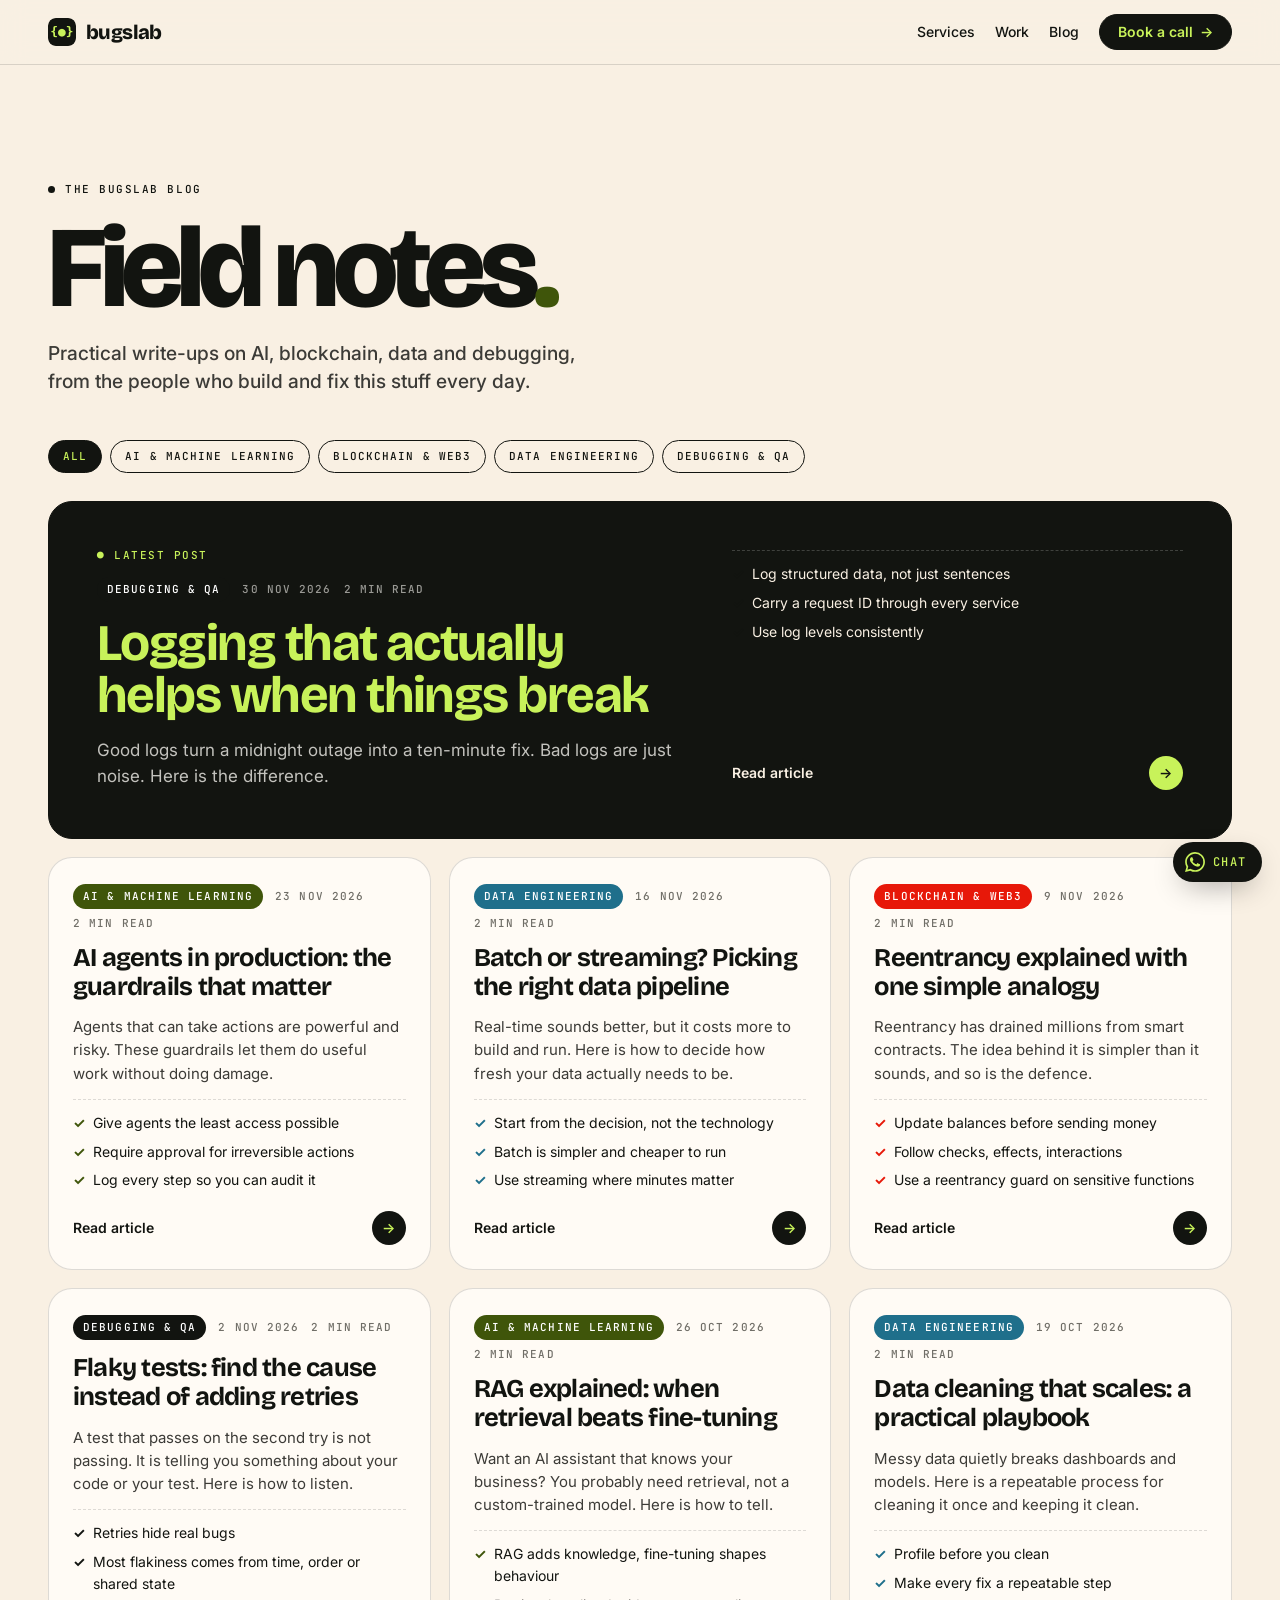
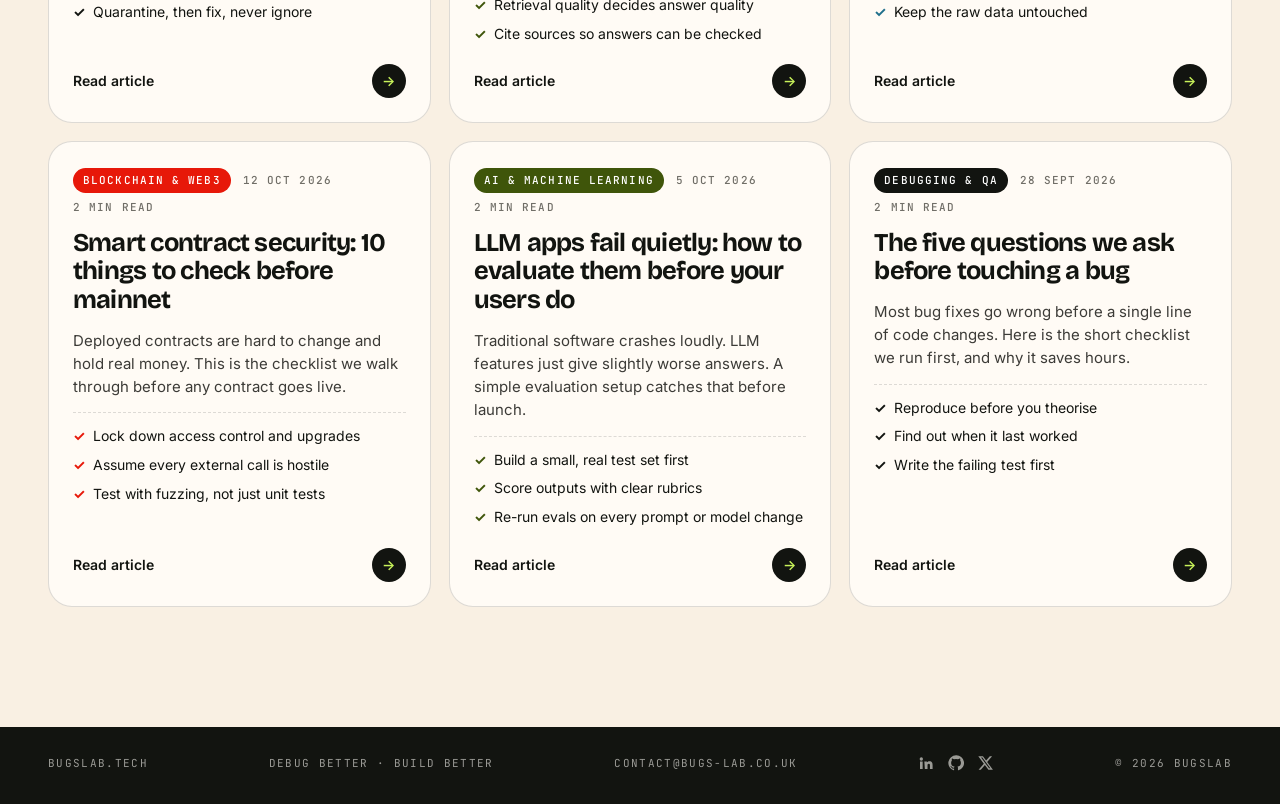
<file: blog.html>
<!DOCTYPE html>
<html lang="en">
<head>
    <meta charset="UTF-8">
    <meta name="viewport" content="width=device-width, initial-scale=1.0">
    <title>Blog | bugslab: notes on AI, blockchain, data and debugging</title>
    <meta name="description" content="Practical articles from the bugslab team on AI and machine learning, blockchain security, data engineering and debugging.">
    <meta name="robots" content="index, follow">
    <meta name="theme-color" content="#F9F0E3">
    <meta property="og:type" content="website">
    <meta property="og:title" content="Blog | bugslab: notes on AI, blockchain, data and debugging">
    <meta property="og:description" content="Practical articles from the bugslab team on AI and machine learning, blockchain security, data engineering and debugging.">
    <link rel="icon" type="image/svg+xml" href="favicon.svg">
    <link rel="apple-touch-icon" href="favicon.svg">
    <link rel="manifest" href="site.webmanifest">
    <link rel="canonical" href="https://bugslab.tech/blog.html">
    <link rel="preconnect" href="https://fonts.googleapis.com">
    <link rel="preconnect" href="https://fonts.gstatic.com" crossorigin>
    <link href="https://fonts.googleapis.com/css2?family=Bricolage+Grotesque:opsz,wght@12..96,500;12..96,700;12..96,800&family=Inter:wght@400;500;600&family=JetBrains+Mono:wght@400;500&display=swap" rel="stylesheet">
    <link rel="stylesheet" href="css/style.css">
    <link rel="stylesheet" href="css/blog.css">
</head>
<body>

<header class="blog-bar">
    <a href="index.html" class="brand"><img src="favicon.svg" alt="" width="28" height="28">bugslab</a>
    <nav aria-label="Primary">
        <a href="index.html#services">Services</a>
        <a href="index.html#work">Work</a>
        <a href="blog.html">Blog</a>
        <a href="index.html#contact" class="pill pill-dark">Book a call <span aria-hidden="true">→</span></a>
    </nav>
</header>

<main>
<section class="blog-hero">
    <div class="wrap">
        <p class="eyebrow"><span class="dot"></span>The bugslab blog</p>
        <h1>Field notes<span class="accent-dot">.</span></h1>
        <p class="lead">Practical write-ups on AI, blockchain, data and debugging, from the people who build and fix this stuff every day.</p>
    </div>
</section>
<section>
    <div class="wrap">
        <div class="filters" id="filters" role="toolbar" aria-label="Filter by topic"></div>
        <div class="post-grid" id="postGrid"></div>
    </div>
</section>
</main>

<footer class="footer">
    <div class="wrap footer-row mono">
        <span>bugslab.tech</span>
        <span>Debug better · Build better</span>
        <a href="mailto:contact@bugs-lab.co.uk">contact@bugs-lab.co.uk</a>
        <span class="foot-soc"><a href="https://www.linkedin.com/company/bugs-lab/" target="_blank" rel="noopener noreferrer" aria-label="bugslab on LinkedIn" class="soc-linkedin"><svg viewBox="0 0 24 24" fill="currentColor" aria-hidden="true"><path d="M4.98 3.5a2.5 2.5 0 1 1 0 5 2.5 2.5 0 0 1 0-5zM3 9.75h4V21H3zM9.5 9.75h3.8v1.6h.06c.53-1 1.83-2.05 3.77-2.05 4.03 0 4.77 2.6 4.77 6V21h-4v-5.05c0-1.2-.02-2.75-1.68-2.75-1.68 0-1.94 1.3-1.94 2.66V21h-4z"/></svg></a><a href="https://github.com/B-U-G-S-L-A-B-S" target="_blank" rel="noopener noreferrer" aria-label="bugslab on GitHub" class="soc-github"><svg viewBox="0 0 24 24" fill="currentColor" aria-hidden="true"><path d="M12 .5a11.5 11.5 0 0 0-3.64 22.41c.58.1.79-.25.79-.56v-2c-3.2.7-3.88-1.38-3.88-1.38-.52-1.33-1.28-1.69-1.28-1.69-1.05-.71.08-.7.08-.7 1.16.08 1.77 1.19 1.77 1.19 1.03 1.77 2.7 1.26 3.36.96.1-.75.4-1.26.73-1.55-2.55-.29-5.24-1.28-5.24-5.68 0-1.26.45-2.28 1.19-3.09-.12-.29-.52-1.46.11-3.05 0 0 .97-.31 3.17 1.18a11 11 0 0 1 5.78 0c2.2-1.49 3.17-1.18 3.17-1.18.63 1.59.23 2.76.11 3.05.74.81 1.19 1.83 1.19 3.09 0 4.41-2.69 5.38-5.25 5.67.41.36.78 1.06.78 2.14v3.17c0 .31.21.67.8.56A11.5 11.5 0 0 0 12 .5z"/></svg></a><a href="https://x.com/helll0fri3nd" target="_blank" rel="noopener noreferrer" aria-label="bugslab on X" class="soc-x"><svg viewBox="0 0 24 24" fill="currentColor" aria-hidden="true"><path d="M17.75 2h3.37l-7.36 8.4L22.4 22h-6.78l-5.3-6.93L4.24 22H.86l7.87-9L.43 2h6.95l4.8 6.34zm-1.18 18h1.87L6.53 3.9H4.52z"/></svg></a></span>
        <span>© <span id="year">2026</span> bugslab</span>
    </div>
</footer>

<a href="https://wa.me/447361244143" target="_blank" rel="noopener noreferrer" class="wa" aria-label="Message us on WhatsApp">
    <svg viewBox="0 0 24 24" fill="currentColor" aria-hidden="true"><path d="M17.47 14.38c-.3-.15-1.76-.87-2.03-.97-.27-.1-.47-.15-.67.15-.2.3-.77.97-.94 1.17-.17.2-.35.22-.64.07-.3-.15-1.26-.46-2.4-1.48-.89-.79-1.49-1.77-1.66-2.07-.17-.3-.02-.46.13-.61.13-.13.3-.35.45-.52.15-.17.2-.3.3-.5.1-.2.05-.37-.02-.52-.08-.15-.67-1.62-.92-2.22-.24-.58-.49-.5-.67-.51h-.57c-.2 0-.52.07-.8.37-.27.3-1.04 1.02-1.04 2.48s1.07 2.88 1.21 3.08c.15.2 2.1 3.2 5.08 4.49.71.31 1.26.49 1.69.63.71.23 1.36.2 1.87.12.57-.09 1.76-.72 2.01-1.41.25-.7.25-1.29.17-1.41-.07-.13-.27-.2-.57-.35M12.05 21.8h-.01a9.9 9.9 0 0 1-5.03-1.38l-.36-.21-3.74.98 1-3.65-.24-.37a9.86 9.86 0 0 1-1.51-5.26c0-5.45 4.44-9.88 9.89-9.88 2.64 0 5.12 1.03 6.99 2.9a9.82 9.82 0 0 1 2.89 6.99c0 5.45-4.44 9.88-9.88 9.88m8.41-18.3A11.82 11.82 0 0 0 12.05 0C5.5 0 .16 5.34.16 11.9c0 2.1.55 4.14 1.59 5.95L.06 24l6.3-1.65a11.88 11.88 0 0 0 5.68 1.45h.01c6.55 0 11.89-5.34 11.89-11.9 0-3.18-1.24-6.16-3.48-8.41"/></svg>
    <span>Chat</span>
</a>

<script src="js/posts.js"></script>
<script src="js/posts-2027-q1.js"></script>
<script src="js/posts-2027-q2.js"></script>
<script src="js/posts-2027-q3.js"></script>
<script src="js/posts-2027-q4.js"></script>
<script src="js/blog.js"></script>
</body>
</html>
</file>
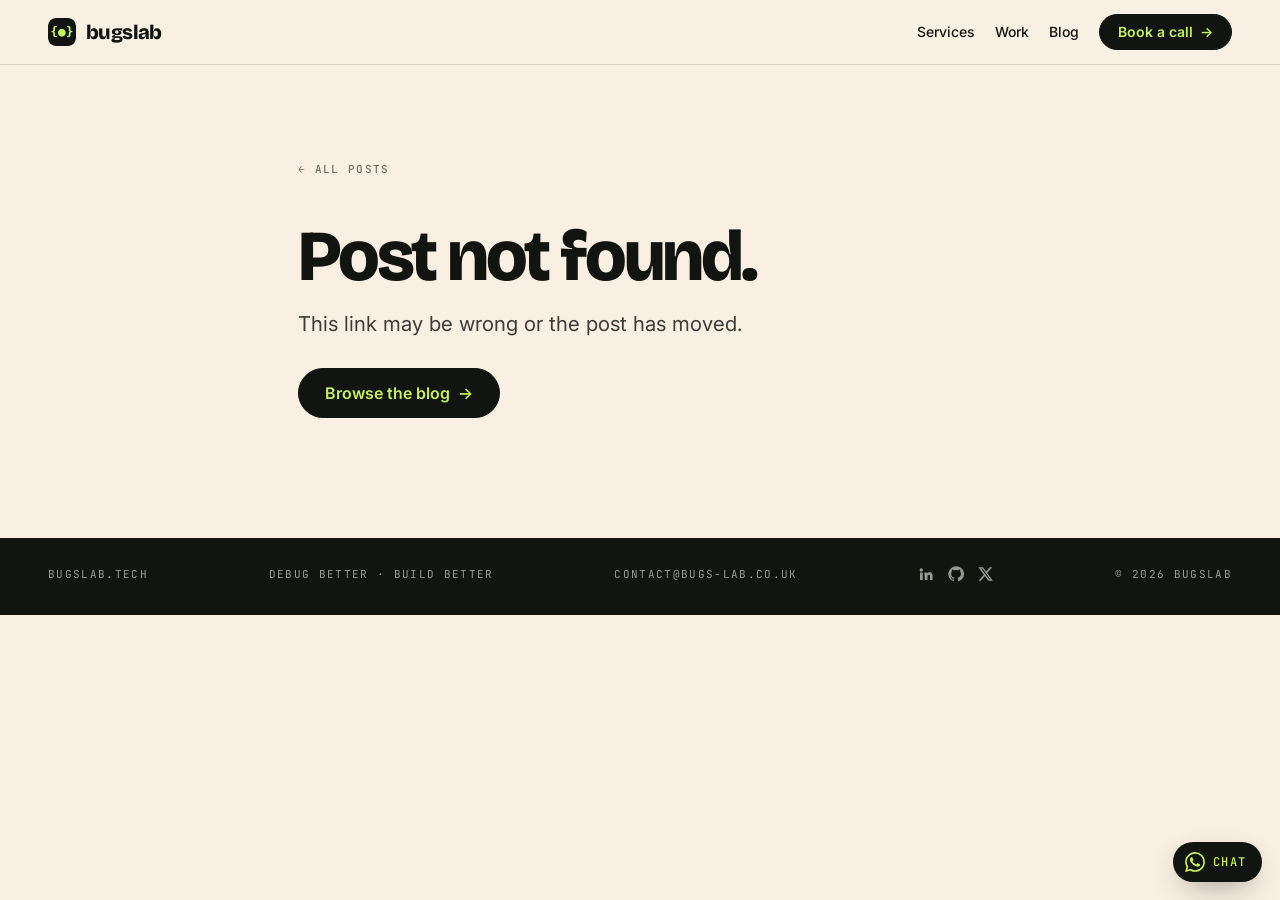
<file: post.html>
<!DOCTYPE html>
<html lang="en">
<head>
    <meta charset="UTF-8">
    <meta name="viewport" content="width=device-width, initial-scale=1.0">
    <title>bugslab blog</title>
    <meta name="description" content="Practical articles from the bugslab team.">
    <meta name="robots" content="index, follow">
    <meta name="theme-color" content="#F9F0E3">
    <meta property="og:type" content="website">
    <meta property="og:title" content="bugslab blog">
    <meta property="og:description" content="Practical articles from the bugslab team.">
    <link rel="icon" type="image/svg+xml" href="favicon.svg">
    <link rel="apple-touch-icon" href="favicon.svg">
    <link rel="manifest" href="site.webmanifest">
    <link rel="canonical" href="https://bugslab.tech/blog.html">
    <link rel="preconnect" href="https://fonts.googleapis.com">
    <link rel="preconnect" href="https://fonts.gstatic.com" crossorigin>
    <link href="https://fonts.googleapis.com/css2?family=Bricolage+Grotesque:opsz,wght@12..96,500;12..96,700;12..96,800&family=Inter:wght@400;500;600&family=JetBrains+Mono:wght@400;500&display=swap" rel="stylesheet">
    <link rel="stylesheet" href="css/style.css">
    <link rel="stylesheet" href="css/blog.css">
</head>
<body>

<header class="blog-bar">
    <a href="index.html" class="brand"><img src="favicon.svg" alt="" width="28" height="28">bugslab</a>
    <nav aria-label="Primary">
        <a href="index.html#services">Services</a>
        <a href="index.html#work">Work</a>
        <a href="blog.html">Blog</a>
        <a href="index.html#contact" class="pill pill-dark">Book a call <span aria-hidden="true">→</span></a>
    </nav>
</header>

<main>
<article class="article"><div class="wrap" id="article"></div></article>
</main>

<footer class="footer">
    <div class="wrap footer-row mono">
        <span>bugslab.tech</span>
        <span>Debug better · Build better</span>
        <a href="mailto:contact@bugs-lab.co.uk">contact@bugs-lab.co.uk</a>
        <span class="foot-soc"><a href="https://www.linkedin.com/company/bugs-lab/" target="_blank" rel="noopener noreferrer" aria-label="bugslab on LinkedIn" class="soc-linkedin"><svg viewBox="0 0 24 24" fill="currentColor" aria-hidden="true"><path d="M4.98 3.5a2.5 2.5 0 1 1 0 5 2.5 2.5 0 0 1 0-5zM3 9.75h4V21H3zM9.5 9.75h3.8v1.6h.06c.53-1 1.83-2.05 3.77-2.05 4.03 0 4.77 2.6 4.77 6V21h-4v-5.05c0-1.2-.02-2.75-1.68-2.75-1.68 0-1.94 1.3-1.94 2.66V21h-4z"/></svg></a><a href="https://github.com/B-U-G-S-L-A-B-S" target="_blank" rel="noopener noreferrer" aria-label="bugslab on GitHub" class="soc-github"><svg viewBox="0 0 24 24" fill="currentColor" aria-hidden="true"><path d="M12 .5a11.5 11.5 0 0 0-3.64 22.41c.58.1.79-.25.79-.56v-2c-3.2.7-3.88-1.38-3.88-1.38-.52-1.33-1.28-1.69-1.28-1.69-1.05-.71.08-.7.08-.7 1.16.08 1.77 1.19 1.77 1.19 1.03 1.77 2.7 1.26 3.36.96.1-.75.4-1.26.73-1.55-2.55-.29-5.24-1.28-5.24-5.68 0-1.26.45-2.28 1.19-3.09-.12-.29-.52-1.46.11-3.05 0 0 .97-.31 3.17 1.18a11 11 0 0 1 5.78 0c2.2-1.49 3.17-1.18 3.17-1.18.63 1.59.23 2.76.11 3.05.74.81 1.19 1.83 1.19 3.09 0 4.41-2.69 5.38-5.25 5.67.41.36.78 1.06.78 2.14v3.17c0 .31.21.67.8.56A11.5 11.5 0 0 0 12 .5z"/></svg></a><a href="https://x.com/helll0fri3nd" target="_blank" rel="noopener noreferrer" aria-label="bugslab on X" class="soc-x"><svg viewBox="0 0 24 24" fill="currentColor" aria-hidden="true"><path d="M17.75 2h3.37l-7.36 8.4L22.4 22h-6.78l-5.3-6.93L4.24 22H.86l7.87-9L.43 2h6.95l4.8 6.34zm-1.18 18h1.87L6.53 3.9H4.52z"/></svg></a></span>
        <span>© <span id="year">2026</span> bugslab</span>
    </div>
</footer>

<a href="https://wa.me/447361244143" target="_blank" rel="noopener noreferrer" class="wa" aria-label="Message us on WhatsApp">
    <svg viewBox="0 0 24 24" fill="currentColor" aria-hidden="true"><path d="M17.47 14.38c-.3-.15-1.76-.87-2.03-.97-.27-.1-.47-.15-.67.15-.2.3-.77.97-.94 1.17-.17.2-.35.22-.64.07-.3-.15-1.26-.46-2.4-1.48-.89-.79-1.49-1.77-1.66-2.07-.17-.3-.02-.46.13-.61.13-.13.3-.35.45-.52.15-.17.2-.3.3-.5.1-.2.05-.37-.02-.52-.08-.15-.67-1.62-.92-2.22-.24-.58-.49-.5-.67-.51h-.57c-.2 0-.52.07-.8.37-.27.3-1.04 1.02-1.04 2.48s1.07 2.88 1.21 3.08c.15.2 2.1 3.2 5.08 4.49.71.31 1.26.49 1.69.63.71.23 1.36.2 1.87.12.57-.09 1.76-.72 2.01-1.41.25-.7.25-1.29.17-1.41-.07-.13-.27-.2-.57-.35M12.05 21.8h-.01a9.9 9.9 0 0 1-5.03-1.38l-.36-.21-3.74.98 1-3.65-.24-.37a9.86 9.86 0 0 1-1.51-5.26c0-5.45 4.44-9.88 9.89-9.88 2.64 0 5.12 1.03 6.99 2.9a9.82 9.82 0 0 1 2.89 6.99c0 5.45-4.44 9.88-9.88 9.88m8.41-18.3A11.82 11.82 0 0 0 12.05 0C5.5 0 .16 5.34.16 11.9c0 2.1.55 4.14 1.59 5.95L.06 24l6.3-1.65a11.88 11.88 0 0 0 5.68 1.45h.01c6.55 0 11.89-5.34 11.89-11.9 0-3.18-1.24-6.16-3.48-8.41"/></svg>
    <span>Chat</span>
</a>

<script src="js/posts.js"></script>
<script src="js/posts-2027-q1.js"></script>
<script src="js/posts-2027-q2.js"></script>
<script src="js/posts-2027-q3.js"></script>
<script src="js/posts-2027-q4.js"></script>
<script src="js/blog.js"></script>
</body>
</html>
</file>
<file: css/style.css>
/* ==========================================================================
   bugslab — studio redesign
   Pastel lime canvas, black ink, heavy grotesk display, mono labels.
   ========================================================================== */

:root {
    --bg: #F9F0E3;          /* off-white canvas */
    --bg-soft: #FFFBF5;     /* card surface */
    --bg-alt: #F1E4D1;      /* warm grey band */
    --ink: #121410;         /* near-black */
    --ink-2: #3C3B37;       /* body copy */
    --ink-3: #706E67;       /* muted */
    --line: rgba(18, 20, 16, .14);
    --accent: #C8F25A;      /* lime used on black */
    --olive: #3F550A;       /* bugslab brand green */

    --display: "Bricolage Grotesque", "Inter", system-ui, sans-serif;
    --body: "Inter", system-ui, -apple-system, sans-serif;
    --mono: "JetBrains Mono", ui-monospace, SFMono-Regular, Menlo, monospace;

    --gutter: clamp(16px, 4vw, 48px);
    --max: 1280px;
    --radius: 24px;
    --ease: cubic-bezier(.2, .8, .2, 1);
}

*, *::before, *::after { box-sizing: border-box; }
html { scroll-behavior: smooth; -webkit-text-size-adjust: 100%; }
body {
    margin: 0;
    background: var(--bg);
    color: var(--ink);
    font: 400 16px/1.55 var(--body);
    -webkit-font-smoothing: antialiased;
    overflow-x: hidden;
}
img, svg { display: block; max-width: 100%; }
a { color: inherit; }
p { margin: 0; }
h1, h2, h3 { margin: 0; font-weight: 800; }
ul, ol { margin: 0; padding: 0; list-style: none; }
::selection { background: var(--ink); color: var(--accent); }

.wrap { width: 100%; max-width: var(--max); margin: 0 auto; padding: 0 var(--gutter); }
.mono { font-family: var(--mono); font-size: 11px; letter-spacing: .12em; text-transform: uppercase; }
.mono.small { color: var(--ink-3); }
.label { color: var(--ink-3); margin-bottom: 6px; }

/* ── Progress bar ─────────────────────────────────────── */
.progress {
    position: fixed; inset: 0 0 auto 0; height: 3px; z-index: 100;
    background: var(--ink); transform-origin: 0 50%; transform: scaleX(0);
}

/* ── Pills (buttons) ─────────────────────────────────── */
.pill {
    display: inline-flex; align-items: center; gap: .5em;
    padding: 10px 18px; border-radius: 999px;
    font: 600 14px/1 var(--body); text-decoration: none; white-space: nowrap;
    border: 1.5px solid var(--ink); cursor: pointer;
    transition: transform .25s var(--ease), background .25s, color .25s;
}
.pill span { transition: transform .25s var(--ease); }
.pill:hover span { transform: translateX(4px); }
.pill:active { transform: scale(.97); }
.pill-dark { background: var(--ink); color: var(--accent); }
.pill-dark:hover { background: #000; }
.pill-line { background: transparent; color: var(--ink); }
.pill-line:hover { background: var(--ink); color: var(--accent); }
.pill-lg { padding: 16px 26px; font-size: 16px; }
.pill:focus-visible, a:focus-visible, summary:focus-visible, button:focus-visible,
input:focus-visible, textarea:focus-visible, select:focus-visible {
    outline: 2px solid var(--olive); outline-offset: 3px;
}

/* ── Header ──────────────────────────────────────────── */
.header {
    position: fixed; inset: 0 0 auto 0; z-index: 50;
    display: flex; align-items: center; justify-content: space-between;
    padding: 14px var(--gutter);
    transition: background .3s, border-color .3s, backdrop-filter .3s;
    border-bottom: 1px solid transparent;
}
.header.scrolled {
    background: color-mix(in srgb, var(--bg) 82%, transparent);
    -webkit-backdrop-filter: blur(14px); backdrop-filter: blur(14px);
    border-bottom-color: var(--line);
}
.wordmark {
    display: inline-flex; align-items: center; gap: 8px;
    font: 800 20px/1 var(--display); letter-spacing: -.03em; text-decoration: none;
}
.wordmark sup { font-size: .7em; top: -.35em; position: relative; margin-left: -7px; }
.wordmark-bug {
    display: inline-grid; place-items: center; grid-auto-flow: column;
    height: 30px; padding: 0 7px; border-radius: 9px;
    background: var(--ink); color: var(--accent);
    font: 700 13px/1 var(--mono); letter-spacing: -.05em;
}
.wordmark-bug i { font-style: normal; font-size: 9px; margin: 0 1px; }
.header-nav { display: flex; align-items: center; gap: 26px; }
.header-nav a:not(.pill) { font-weight: 500; font-size: 14px; text-decoration: none; position: relative; }
.header-nav a:not(.pill)::after {
    content: ""; position: absolute; left: 0; right: 0; bottom: -4px; height: 1.5px;
    background: currentColor; transform: scaleX(0); transform-origin: right; transition: transform .3s var(--ease);
}
.header-nav a:not(.pill):hover::after { transform: scaleX(1); transform-origin: left; }

.menu-btn {
    display: none; width: 44px; height: 44px; border-radius: 50%;
    border: 0; background: var(--ink); cursor: pointer; position: relative;
}
.menu-btn span {
    position: absolute; left: 13px; right: 13px; height: 2px; background: var(--accent);
    transition: transform .3s var(--ease);
}
.menu-btn span:first-child { top: 18px; }
.menu-btn span:last-child { top: 24px; }
.menu-btn[aria-expanded="true"] span:first-child { transform: translateY(3px) rotate(45deg); }
.menu-btn[aria-expanded="true"] span:last-child { transform: translateY(-3px) rotate(-45deg); }

.menu {
    position: fixed; inset: 0; z-index: 40; background: var(--ink); color: var(--bg);
    display: flex; flex-direction: column; justify-content: center; gap: 6px;
    padding: 80px var(--gutter) 40px;
}
.menu[hidden] { display: none; }
.menu a { font: 800 clamp(40px, 12vw, 64px)/1.05 var(--display); letter-spacing: -.04em; text-decoration: none; }
.menu a:hover { color: var(--accent); }
.menu p { margin-top: 28px; color: var(--accent); }

/* ── Section dots ────────────────────────────────────── */
.dots {
    position: fixed; right: 18px; top: 50%; transform: translateY(-50%); z-index: 30;
    display: flex; flex-direction: column; gap: 12px; align-items: flex-end;
}
.dots a {
    width: 7px; height: 7px; border-radius: 50%; background: var(--ink); opacity: .22;
    position: relative; transition: opacity .3s, transform .3s var(--ease);
}
.dots a::before {
    content: attr(data-label); position: absolute; right: 16px; top: 50%; transform: translateY(-50%);
    font: 500 10px/1 var(--mono); letter-spacing: .12em; text-transform: uppercase; white-space: nowrap;
    opacity: 0; transition: opacity .3s;
}
.dots a.active { opacity: 1; transform: scale(1.35); }
.dots a.active::before, .dots a:hover::before { opacity: 1; }
.dots.on-dark a { background: var(--bg); }
.dots.on-dark a::before { color: var(--bg); }

/* ── Eyebrow ─────────────────────────────────────────── */
.eyebrow {
    display: inline-flex; align-items: center; gap: 10px;
    font: 500 11px/1 var(--mono); letter-spacing: .14em; text-transform: uppercase;
    margin-bottom: 22px;
}
.eyebrow .dot { width: 7px; height: 7px; border-radius: 50%; background: currentColor; }
.eyebrow.on-dark { color: var(--accent); }

/* ── Hero ────────────────────────────────────────────── */
.hero {
    min-height: 100vh; min-height: 100svh;
    display: flex; flex-direction: column; justify-content: center;
    padding: 80px 0 48px; position: relative;
}
.hero-grid { display: grid; grid-template-columns: minmax(0, 1fr) 280px; gap: 40px; align-items: center; }
.hero-title {
    font: 800 clamp(54px, 9.4vw, 150px)/.9 var(--display);
    letter-spacing: -.055em; margin-bottom: 36px;
}
.hero-title .line { display: block; }
.accent-dot { color: var(--olive); }
.hero-row { display: flex; align-items: center; gap: 28px; flex-wrap: wrap; }
.hero-sub { max-width: 380px; color: var(--ink-2); font-size: 16px; }

.hero-meta {
    display: grid; grid-template-columns: repeat(3, auto); justify-content: start; gap: 24px 64px;
    margin-top: 64px; padding-top: 24px;
    background: linear-gradient(var(--line), var(--line)) no-repeat var(--gutter) 0 / calc(100% - 2 * var(--gutter)) 1px;
}
.hero-meta p:not(.label) { font-weight: 600; font-size: 15px; }
.hero-meta a { text-decoration: none; }
.hero-meta a:hover { text-decoration: underline; }

/* Mascot */
.mascot-wrap { display: flex; flex-direction: column; align-items: center; gap: 18px; }
.bubble {
    background: var(--ink); color: var(--bg); padding: 10px 14px; border-radius: 12px;
    font: 500 13px/1.3 var(--body); position: relative; max-width: 220px; text-align: center;
    transition: opacity .3s, transform .3s var(--ease);
}
.bubble::after {
    content: ""; position: absolute; left: 50%; bottom: -6px; width: 12px; height: 12px;
    background: var(--ink); transform: translateX(-50%) rotate(45deg); border-radius: 2px;
}
.bubble.swap { opacity: 0; transform: translateY(4px); }
.mascot { position: relative; width: 240px; height: 240px; display: grid; place-items: center; cursor: pointer; }
.rings, .rings span { position: absolute; inset: 0; border-radius: 50%; }
.rings span { border: 1.5px dashed rgba(18, 20, 16, .28); animation: pulse 4s var(--ease) infinite; }
.rings span:nth-child(2) { inset: 26px; animation-delay: .5s; }
.rings span:nth-child(3) { inset: 52px; animation-delay: 1s; }
@keyframes pulse { 0%, 100% { transform: scale(1); opacity: .9; } 50% { transform: scale(1.04); opacity: .45; } }
.mascot-body {
    position: relative; z-index: 1; display: flex; align-items: center; gap: 6px;
    background: var(--ink); color: var(--accent); border-radius: 44px; padding: 20px 22px;
    font: 700 44px/1 var(--mono); transition: transform .4s var(--ease);
    box-shadow: 0 18px 40px -18px rgba(0, 0, 0, .5);
}
.mascot:hover .mascot-body { transform: rotate(-6deg) scale(1.04); }
.mascot.blink .eye i { transform: scaleY(.1); }
.eyes { display: flex; gap: 8px; }
.eye {
    width: 34px; height: 34px; border-radius: 50%; background: #fff;
    display: grid; place-items: center; overflow: hidden;
}
.eye i {
    width: 14px; height: 14px; border-radius: 50%; background: var(--ink); display: block;
    transition: transform .08s linear;
}

/* ── Marquee ─────────────────────────────────────────── */
.marquee { background: var(--ink); color: var(--accent); overflow: hidden; padding: 18px 0; }
.marquee-track {
    display: flex; align-items: center; gap: 28px; width: max-content;
    animation: marquee 38s linear infinite;
}
.marquee span { font: 700 clamp(26px, 3.4vw, 40px)/1 var(--display); letter-spacing: -.02em; white-space: nowrap; }
.marquee b { font-size: 22px; color: var(--bg); font-weight: 400; }
.marquee:hover .marquee-track { animation-play-state: paused; }
@keyframes marquee { to { transform: translateX(-50%); } }

/* ── Sections ────────────────────────────────────────── */
.section { padding: clamp(80px, 12vw, 150px) 0; position: relative; }
.display { font: 800 clamp(44px, 6.4vw, 92px)/.95 var(--display); letter-spacing: -.045em; }
.mega { font: 800 clamp(56px, 11vw, 170px)/.88 var(--display); letter-spacing: -.055em; }
.lead { font-size: clamp(17px, 1.5vw, 20px); line-height: 1.5; font-weight: 500; color: var(--ink); }
.section-head {
    display: flex; align-items: flex-end; justify-content: space-between; gap: 16px 24px; flex-wrap: wrap;
    margin-bottom: clamp(36px, 5vw, 64px);
}
.split { display: grid; grid-template-columns: 1.25fr 1fr; gap: 48px 72px; align-items: end; }

/* What */
.what { background: var(--bg-alt); }
.scribble { position: relative; display: inline-block; white-space: nowrap; }
.scribble svg { position: absolute; left: -2%; width: 104%; bottom: -.12em; height: .28em; overflow: visible; }
.scribble path {
    fill: none; stroke: var(--ink); stroke-width: 4; stroke-linecap: round;
    stroke-dasharray: 240; stroke-dashoffset: 240; transition: stroke-dashoffset 1.1s var(--ease) .35s;
}
.in .scribble path, .scribble.in path { stroke-dashoffset: 0; }
.what-side { display: grid; gap: 24px; }
.chips { display: flex; flex-wrap: wrap; gap: 10px 22px; }
.chips li { font: 500 11px/1 var(--mono); letter-spacing: .12em; text-transform: uppercase; }

/* Services — cards */
.tags { margin-top: auto; justify-content: flex-start; max-width: none; padding-top: 6px; }
.tags { display: flex; flex-wrap: wrap; gap: 6px; }
.tags li { font: 500 11px/1 var(--mono); padding: 7px 10px; border: 1px solid var(--line); border-radius: 999px; background: var(--bg); }
.num { font: 500 12px/1 var(--mono); color: var(--ink-3); }
.plus { width: 28px; height: 28px; border-radius: 50%; border: 1.5px solid var(--ink); position: relative; justify-self: end; transition: background .25s, transform .35s var(--ease); }
.plus::before, .plus::after { content: ""; position: absolute; left: 50%; top: 50%; width: 11px; height: 1.5px; background: currentColor; transform: translate(-50%, -50%); }
.plus::after { transform: translate(-50%, -50%) rotate(90deg); }
details[open] > summary .plus { background: var(--ink); color: var(--accent); transform: rotate(45deg); }
details[open] > p { animation: open .45s var(--ease); }
@keyframes open { from { opacity: 0; transform: translateY(-6px); } }

/* Custom cursor */
.cursor {
    position: fixed; left: 0; top: 0; width: 12px; height: 12px; margin: -6px 0 0 -6px; border-radius: 50%;
    background: #fff; mix-blend-mode: difference; pointer-events: none; z-index: 300;
    opacity: 0; transition: width .25s var(--ease), height .25s var(--ease), margin .25s var(--ease), opacity .3s;
}
.cursor.on { opacity: 1; }
.cursor.big { width: 44px; height: 44px; margin: -22px 0 0 -22px; }
@media (hover: none), (pointer: coarse) { .cursor { display: none; } }

/* Intro: dotted torus fills the background, content centred on top */
.intro { min-height: 100vh; min-height: 100svh; position: relative; background: var(--bg); overflow: hidden; }
#particles { position: absolute; inset: 0; width: 100%; height: 100%; display: block; z-index: 0; }
.intro::after { /* soft centre wash so the text always reads over the dots */
    content: ""; position: absolute; inset: 0; z-index: 1; pointer-events: none;
    background: radial-gradient(ellipse 36% 42% at 50% 50%, color-mix(in srgb, var(--bg) 72%, transparent) 0%, color-mix(in srgb, var(--bg) 35%, transparent) 60%, transparent 100%);
}
.intro-grid {
    position: relative; z-index: 2; pointer-events: none;
    min-height: 100vh; min-height: 100svh; max-width: 1440px; margin: 0 auto;
    display: flex; align-items: center; justify-content: center; padding: 56px var(--gutter) 72px;
}
.intro-center { width: min(760px, 100%); pointer-events: auto; text-align: center; display: flex; flex-direction: column; align-items: center; }
.intro-logo { margin: 0; width: min(620px, 92%); }
.intro-title { font: 800 clamp(34px, 4.2vw, 60px)/.95 var(--display); letter-spacing: -.045em; margin-top: clamp(20px, 2.6vw, 30px); }
.intro-sub { margin-top: 14px; max-width: 520px; color: var(--ink-2); }
.intro-ctas { display: flex; flex-wrap: wrap; justify-content: center; gap: 12px; margin-top: 24px; }
.intro-meta { display: flex; flex-wrap: wrap; justify-content: center; gap: 14px 40px; margin-top: 32px; padding-top: 18px; border-top: 1px solid var(--line); }
.intro-meta p:not(.label) { font-weight: 600; font-size: 14px; }
.intro-meta a { text-decoration: none; }
.intro-meta a:hover { text-decoration: underline; }
.logo-stack > svg, .logo-stack > .lgw { transition: opacity 1.1s var(--ease); }
.intro::after { transition: opacity 1.1s var(--ease); }
.intro.dotting::after { opacity: .35; }
.logo-stack.dotted > svg, .logo-stack.dotted > .lgw { opacity: 0; }
.tf-ch { display: inline-block; color: transparent; -webkit-background-clip: text; background-clip: text; background-repeat: no-repeat; }
/* googly eyes sitting on the ladybug in the logo's "b" */
.logo-eyes { position: absolute; inset: 0; z-index: 3; pointer-events: none; }
.logo-eyes .le { position: absolute; width: 3.1%; height: auto; aspect-ratio: 1; transform: translate(-50%, -50%); box-shadow: 0 0 0 1.5px #121410; transition: transform .12s; }
.logo-eyes .le i { width: 50%; height: 50%; }
.le-l { left: 11.77%; top: 26.9%; }
.le-r { left: 15.5%; top: 36%; }
.logo-eyes.blink .le { transform: translate(-50%, -50%) scaleY(.12); }
.logo-svg { width: 100%; height: auto; overflow: visible; }
.logo-stack { position: relative; display: block; }
.logo-red .lp { fill: #E71809; }
.logo-green { position: absolute; inset: 0; }
.logo-green .lp { fill: var(--olive); }
/* googly eyes laid over the dotted ladybug's face */
.ring-bug { position: absolute; z-index: 1; pointer-events: none; left: 70%; top: 48%; transform: translate(-50%, -50%); }
.ring-bug .rb-eye { position: absolute; width: 13%; height: auto; aspect-ratio: 1; transform: translate(-50%, -50%); box-shadow: 0 0 0 1.5px #121410; transition: transform .12s; }
.ring-bug .rb-eye i { width: 48%; height: 48%; }
.rb-l { left: 51.8%; top: 33.2%; }
.rb-r { left: 69.4%; top: 44.6%; }
.ring-bug.blink .rb-eye { transform: translate(-50%, -50%) scaleY(.12); }

/* logo: each letter is its own colour layer; JS animates the fill (effect + palette change every round) */
.lgw { position: absolute; inset: 0; display: block; }
.lg { clip-path: inset(100% -15% -15% -15%); }
.lg .lp { fill: var(--fill, #3F550A); }
.intro-tag { margin-top: clamp(16px, 2vw, 26px); font-size: clamp(14px, 1.5vw, 20px); font-weight: 700 !important; font-weight: 500; letter-spacing: .22em; color: var(--ink); min-height: 1.4em; }
.caret { display: inline-block; width: .6em; height: 1.1em; background: var(--ink); margin-left: 4px; vertical-align: -.2em; animation: caret 1s steps(1) infinite; }
@keyframes caret { 50% { opacity: 0; } }
.scroll-cue { position: absolute; bottom: 28px; left: 50%; transform: translateX(-50%); text-decoration: none; color: var(--ink-3); }
.scroll-cue span { display: inline-block; animation: bob 1.6s ease-in-out infinite; }
@keyframes bob { 50% { transform: translateY(4px); } }

/* Toolkit — see bottom */

/* Work */
.cases { border-top: 1px solid var(--line); }
.case {
    display: grid; grid-template-columns: 56px 1.6fr 1fr 90px; gap: 12px 28px; align-items: center;
    padding: 30px 0; border-bottom: 1px solid var(--line); position: relative; isolation: isolate;
}
.case::before {
    content: ""; position: absolute; inset: 0 calc(var(--gutter) * -1); background: var(--ink); z-index: -1;
    transform: scaleY(0); transform-origin: bottom; transition: transform .45s var(--ease);
}
.case h3 { font: 700 clamp(22px, 2.6vw, 34px)/1.1 var(--display); letter-spacing: -.035em; margin-bottom: 6px; transition: color .3s; }
.case-main p { color: var(--ink-2); font-size: 15px; max-width: 520px; transition: color .3s; }
.case-stat strong { display: block; font: 800 clamp(28px, 3vw, 40px)/1 var(--display); letter-spacing: -.04em; transition: color .3s; }
.case-stat strong.building { font-size: clamp(22px, 2.2vw, 28px); }
.case-stat span { font-size: 13px; color: var(--ink-3); transition: color .3s; }
.case-cat { justify-self: end; transition: color .3s; }
@media (hover: hover) {
    .case:hover::before { transform: scaleY(1); }
    .case:hover h3, .case:hover .case-stat strong { color: var(--accent); }
    .case:hover .case-main p, .case:hover .case-stat span, .case:hover .num, .case:hover .case-cat { color: rgba(245, 243, 238, .7); }
}

/* Dark statement */
.dark { background: var(--ink); color: var(--bg); }
.dark .mega { color: var(--accent); margin-bottom: clamp(48px, 7vw, 90px); }
.stats { display: grid; grid-template-columns: repeat(4, 1fr); border-top: 1px solid rgba(245, 243, 238, .18); }
.stats > div { padding: 28px 20px 0 0; }
.stats strong { font: 800 clamp(44px, 5.5vw, 80px)/1 var(--display); letter-spacing: -.05em; }
.stats sup { font: 700 .45em/1 var(--display); color: var(--accent); vertical-align: top; position: relative; top: .5em; margin-left: 2px; font-size: clamp(20px, 2.4vw, 34px); }
.stats .mono { display: block; margin-top: 12px; color: rgba(245, 243, 238, .6); }
.dark-note { margin-top: 56px; color: rgba(245, 243, 238, .7); font-size: 15px; }
.dark-note a { color: var(--accent); }

/* Process */
.steps { display: grid; grid-template-columns: repeat(4, 1fr); gap: 16px; }
.step {
    background: var(--bg-soft); border-radius: var(--radius); padding: 28px 24px 32px;
    min-height: 240px; display: flex; flex-direction: column; border: 1px solid var(--line);
    transition: transform .35s var(--ease), background .35s, color .35s;
}
.step .mono { color: var(--ink-3); margin-bottom: auto; transition: color .35s; }
.step h3 { font: 700 26px/1.1 var(--display); letter-spacing: -.03em; margin: 40px 0 10px; }
.step p { color: var(--ink-2); font-size: 15px; transition: color .35s; }
.step:hover { transform: translateY(-6px); background: var(--ink); color: var(--accent); }
.step:hover p, .step:hover .mono { color: rgba(245, 243, 238, .75); }

/* FAQ */
.faq { background: var(--bg-alt); }
.faq .split { align-items: start; }
.faq .lead { margin-top: 20px; color: var(--ink-2); }
.faq .lead a { color: var(--ink); font-weight: 600; }
.qa { border-bottom: 1px solid var(--line); }
.qa:first-child { border-top: 1px solid var(--line); }
.qa summary {
    list-style: none; cursor: pointer; display: flex; justify-content: space-between; align-items: center; gap: 20px;
    padding: 22px 0; font: 700 clamp(18px, 1.7vw, 22px)/1.25 var(--display); letter-spacing: -.02em;
}
.qa summary::-webkit-details-marker { display: none; }
.qa summary .plus { flex: none; }
.qa > p { padding: 0 48px 24px 0; color: var(--ink-2); }

/* Footer */
.footer { background: var(--ink); color: rgba(245, 243, 238, .6); padding: 28px 0 32px; }
.footer-row { display: flex; flex-wrap: wrap; justify-content: space-between; gap: 12px 24px; }
.footer a { text-decoration: none; }
.footer a:hover { color: var(--accent); }

/* WhatsApp */
.wa {
    position: fixed; right: 18px; bottom: 18px; z-index: 45;
    display: inline-flex; align-items: center; gap: 8px; padding: 10px 16px 10px 12px;
    background: var(--ink); color: var(--accent); border-radius: 999px; text-decoration: none;
    font: 500 12px/1 var(--mono); letter-spacing: .1em; text-transform: uppercase;
    box-shadow: 0 10px 30px -10px rgba(0, 0, 0, .45); transition: transform .3s var(--ease);
}
.wa svg { width: 20px; height: 20px; }
.wa:hover { transform: translateY(-3px); }

/* ── Reveal animation ────────────────────────────────── */
.js .reveal { opacity: 0; transform: translateY(28px); filter: blur(6px); transition: opacity .9s var(--ease), transform .9s var(--ease), filter .9s var(--ease); }
.js .reveal.in { opacity: 1; transform: none; filter: none; }
.js .hero-title .line { display: block; overflow: hidden; }

/* ── Responsive ──────────────────────────────────────── */
@media (max-width: 1024px) {
    .steps { grid-template-columns: repeat(2, 1fr); }
    .case { grid-template-columns: 44px 1fr auto; }
    .case-cat { display: none; }
    .dots { display: none; }
}
@media (max-width: 820px) {
    .intro::after { background: radial-gradient(ellipse 70% 45% at 50% 50%, color-mix(in srgb, var(--bg) 85%, transparent), color-mix(in srgb, var(--bg) 40%, transparent)); }
    .intro-grid { padding-top: 48px; }
    .intro-meta { gap: 12px 24px; }
    .art-label { display: none; }
    .ring-bug { left: 50%; top: 62%; }
    .header-nav { display: none; }
    .menu-btn { display: block; }
    .hero { padding-top: 64px; }
    .hero-grid { grid-template-columns: 1fr; }
    .mascot-wrap { order: -1; align-items: flex-start; flex-direction: row; gap: 14px; }
    .mascot { width: 120px; height: 120px; }
    .mascot-body { font-size: 22px; padding: 10px 11px; border-radius: 24px; gap: 3px; }
    .eye { width: 18px; height: 18px; }
    .eye i { width: 8px; height: 8px; }
    .eyes { gap: 4px; }
    .bubble { align-self: center; font-size: 12px; }
    .bubble::after { left: -5px; top: 50%; bottom: auto; transform: translateY(-50%) rotate(45deg); }
    .hero-meta { grid-template-columns: 1fr 1fr; gap: 20px; margin-top: 44px; }
    .split { grid-template-columns: 1fr; }
    .stats { grid-template-columns: 1fr 1fr; }
    .stats > div { padding-bottom: 20px; }
    .case { grid-template-columns: 1fr; gap: 10px; padding: 24px 0; }
    .case .num { display: none; }
    .case-stat { display: flex; align-items: baseline; gap: 10px; }
}
@media (max-width: 520px) {
    .story-hint { display: none; }
    .steps { grid-template-columns: 1fr; }
    .step { min-height: 0; }
    .step h3 { margin-top: 24px; }
    .hero-meta { grid-template-columns: 1fr; }
    .hero-row { gap: 20px; }
    .wa span { display: none; }
    .wa { padding: 12px; }
    .qa > p { padding-right: 0; }
}

@media (prefers-reduced-motion: reduce) {
    *, *::before, *::after { animation-duration: .001ms !important; animation-iteration-count: 1 !important; transition-duration: .001ms !important; }
    html { scroll-behavior: auto; }
    .js .reveal { opacity: 1; transform: none; filter: none; }
    .scribble path { stroke-dashoffset: 0; }

}

/* ==========================================================================
   Services — soft cards with category icon tiles
   ========================================================================== */
.svc-grid { display: grid; grid-template-columns: repeat(3, minmax(0, 1fr)); gap: 16px; }
.svc-card {
    --c: var(--ink); --tint: rgba(18, 20, 16, .07);
    position: relative; display: flex; flex-direction: column; gap: 12px;
    padding: 26px 26px 24px; border-radius: 22px;
    background: var(--bg-soft); border: 1px solid rgba(18, 20, 16, .08);
    box-shadow: 0 1px 0 rgba(18, 20, 16, .03);
    transition: transform .4s var(--ease), box-shadow .4s var(--ease), border-color .3s;
}
.svc-web3 { --c: #E71809; --tint: rgba(231, 24, 9, .09); }
.svc-ai   { --c: #3F550A; --tint: rgba(63, 85, 10, .11); }
.svc-data { --c: #1F6F8B; --tint: rgba(31, 111, 139, .11); }
.svc-eng  { --c: #121410; --tint: rgba(18, 20, 16, .07); }
.svc-card:hover { transform: translateY(-6px); box-shadow: 0 22px 44px -26px rgba(18, 20, 16, .45); border-color: transparent; }
.svc-top { display: flex; align-items: center; justify-content: space-between; margin-bottom: 8px; }
.svc-icon {
    width: 52px; height: 52px; border-radius: 15px; display: grid; place-items: center;
    background: var(--tint); color: var(--c); transition: background .35s, color .35s, transform .45s cubic-bezier(.34, 1.56, .64, 1);
}
.svc-icon svg { width: 24px; height: 24px; fill: none; stroke: currentColor; stroke-width: 1.7; stroke-linecap: round; stroke-linejoin: round; }
.svc-card:hover .svc-icon { background: var(--c); color: #fff; transform: rotate(-8deg) scale(1.06); }
.svc-cat { color: var(--c); font-size: 10px; padding: 6px 10px; border-radius: 999px; background: var(--tint); }
.svc-card h3 { font: 700 22px/1.15 var(--display); letter-spacing: -.025em; }
.svc-card > p { color: var(--ink-2); font-size: 15px; line-height: 1.6; }
.svc-card .svc-tags { margin-top: auto; padding-top: 14px; border-top: 1px dashed rgba(18, 20, 16, .12); color: var(--ink-3); font-size: 10.5px; }
.svc-card--feature { grid-column: span 2; background: linear-gradient(135deg, #fff 0%, #FDEEE9 100%); }
.svc-card--feature h3 { font-size: clamp(26px, 2.6vw, 34px); max-width: 520px; }
.svc-card--feature > p { font-size: 17px; max-width: 560px; }
.svc-cta { background: var(--ink); color: var(--bg); text-decoration: none; justify-content: space-between; border-color: var(--ink); }
.svc-cta .mono { color: var(--accent); }
.svc-cta h3 { font-size: 24px; color: var(--bg); }
.svc-cta .pill { align-self: flex-start; }
.pill-lime { background: var(--accent); color: var(--ink); border-color: var(--accent); }
.pill-lime:hover { background: #d6fb73; }
.pill-ghost { background: transparent; color: var(--bg); border-color: rgba(245, 243, 238, .35); }
.pill-ghost:hover { background: rgba(245, 243, 238, .1); border-color: var(--bg); }

/* ==========================================================================
   Toolkit — scrolling rows of tool chips
   ========================================================================== */
.toolkit { overflow: hidden; padding-bottom: clamp(64px, 8vw, 100px); }
.tk-lead { color: var(--ink-2); max-width: 420px; }
.tk-legend { display: flex; flex-wrap: wrap; gap: 10px 22px; margin: -18px 0 34px; color: var(--ink-3); }
.tk-legend li { display: inline-flex; align-items: center; gap: 8px; }
.tk-legend i, .chip i { width: 8px; height: 8px; border-radius: 50%; background: var(--c); display: inline-block; flex: none; }
.chip-ai { --c: #3F550A; } .chip-web3 { --c: #E71809; } .chip-data { --c: #1F6F8B; } .chip-eng { --c: #121410; }
.tk-rows { display: grid; gap: 14px; -webkit-mask-image: linear-gradient(90deg, transparent, #000 8%, #000 92%, transparent); mask-image: linear-gradient(90deg, transparent, #000 8%, #000 92%, transparent); }
.tk-row { overflow: hidden; }
.tk-track { display: flex; gap: 12px; width: max-content; animation: tk-scroll 60s linear infinite; }
.tk-rev .tk-track { animation-direction: reverse; animation-duration: 70s; }
.tk-row:nth-child(3) .tk-track { animation-duration: 80s; }
.tk-rows:hover .tk-track { animation-play-state: paused; }
@keyframes tk-scroll { to { transform: translateX(-50%); } }
.chip {
    display: inline-flex; align-items: center; gap: 10px; white-space: nowrap;
    padding: 14px 20px; border-radius: 999px; background: var(--bg-soft);
    border: 1px solid rgba(18, 20, 16, .08); font: 600 16px/1 var(--display); letter-spacing: -.01em;
    transition: transform .3s var(--ease), background .3s, color .3s, box-shadow .3s;
}
.chip:hover { transform: translateY(-3px); background: var(--c); color: #fff; box-shadow: 0 12px 24px -14px rgba(18, 20, 16, .5); }
.chip:hover i { background: #fff; }

/* ==========================================================================
   Contact — dark panel with form card
   ========================================================================== */
.ct-panel {
    position: relative; overflow: hidden; display: grid; grid-template-columns: 1fr 1.05fr; gap: 40px 56px;
    padding: clamp(28px, 5vw, 64px); border-radius: 32px; background: var(--ink); color: var(--bg);
}
.ct-panel::before {
    content: ""; position: absolute; width: 520px; height: 520px; right: -160px; top: -200px; border-radius: 50%;
    background: radial-gradient(circle, rgba(200, 242, 90, .16), transparent 65%); pointer-events: none;
}
.ct-left { position: relative; display: flex; flex-direction: column; }
.ct-title { font: 800 clamp(48px, 6.6vw, 96px)/.9 var(--display); letter-spacing: -.05em; color: var(--bg); }
.ct-dot { color: var(--accent); }
.ct-sub { margin-top: 18px; max-width: 380px; color: rgba(245, 243, 238, .72); font-size: 17px; }
.ct-ctas { display: flex; flex-wrap: wrap; gap: 10px; margin-top: 28px; }
.ct-steps { display: flex; flex-wrap: wrap; gap: 8px; margin-top: 34px; list-style: none; padding: 0; }
.ct-steps li { display: inline-flex; align-items: center; gap: 8px; padding: 9px 14px; border-radius: 999px; background: rgba(245, 243, 238, .07); font-size: 14px; }
.ct-steps .mono { color: var(--accent); font-size: 10px; }
.ct-links { margin-top: auto; padding-top: 34px; display: grid; gap: 10px; list-style: none; }
.ct-links a { display: inline-flex; align-items: center; gap: 12px; text-decoration: none; color: rgba(245, 243, 238, .8); font-size: 15px; transition: color .2s; }
.ct-links a:hover { color: var(--accent); }
.ct-links svg { width: 18px; height: 18px; fill: none; stroke: currentColor; stroke-width: 1.7; stroke-linecap: round; stroke-linejoin: round; }
.ct-form { position: relative; display: grid; gap: 18px; align-content: start; padding: clamp(22px, 3vw, 34px); border-radius: 24px; background: var(--bg-soft); color: var(--ink); }
.ct-row { display: grid; grid-template-columns: 1fr 1fr; gap: 14px; }
.fld { display: grid; gap: 8px; border: 0; margin: 0; padding: 0; min-width: 0; }
.fld > span, .fld legend { font: 500 10.5px/1 var(--mono); letter-spacing: .12em; text-transform: uppercase; color: var(--ink-3); padding: 0; margin-bottom: 8px; }
.fld input, .fld textarea {
    width: 100%; font: 500 16px/1.4 var(--body); color: var(--ink);
    background: #F6EEE2; border: 1.5px solid transparent; border-radius: 14px; padding: 13px 15px;
    transition: border-color .2s, background .2s;
}
.fld textarea { resize: vertical; min-height: 110px; }
.fld input:focus, .fld textarea:focus { outline: none; border-color: var(--ink); background: #fff; }
.opts { display: flex; flex-wrap: wrap; gap: 8px; }
.opt { position: relative; cursor: pointer; }
.opt input { position: absolute; opacity: 0; pointer-events: none; }
.opt span { display: inline-block; padding: 9px 14px; border-radius: 999px; border: 1.5px solid rgba(18, 20, 16, .16); font-size: 14px; font-weight: 500; transition: background .2s, color .2s, border-color .2s; }
.opt:hover span { border-color: var(--ink); }
.opt input:checked + span { background: var(--ink); color: var(--accent); border-color: var(--ink); }
.opt input:focus-visible + span { outline: 2px solid var(--olive); outline-offset: 2px; }
.ct-send { justify-self: start; margin-top: 4px; }
.form-note { min-height: 1em; color: var(--olive); }

@media (max-width: 1000px) {
    .svc-grid { grid-template-columns: repeat(2, minmax(0, 1fr)); }
    .ct-panel { grid-template-columns: 1fr; }
}
@media (max-width: 640px) {
    .svc-grid { grid-template-columns: 1fr; }
    .svc-card--feature { grid-column: auto; }
    .ct-row { grid-template-columns: 1fr; }
    .ct-panel { border-radius: 24px; }
    .chip { padding: 11px 16px; font-size: 14px; }
}
@media (prefers-reduced-motion: reduce) { .tk-track { animation: none; } }

/* ── Social icons ── */
.socials { display: flex; justify-content: center; gap: 10px; margin-top: 22px; }
.socials a {
    width: 42px; height: 42px; display: grid; place-items: center; border-radius: 50%;
    border: 1.5px solid rgba(18, 20, 16, .16); color: var(--ink); transition: background .25s, color .25s, border-color .25s, transform .25s var(--ease);
}
.socials a svg { width: 18px; height: 18px; }
.socials a:hover { transform: translateY(-3px); color: #fff; border-color: transparent; }
.socials .soc-linkedin:hover { background: #0A66C2; }
.socials .soc-github:hover { background: #121410; }
.socials .soc-x:hover { background: #000; }
.foot-soc { display: inline-flex; gap: 14px; align-items: center; }
.foot-soc a { display: inline-grid; color: rgba(245, 243, 238, .6); }
.foot-soc a:hover { color: var(--accent); }
.foot-soc svg { width: 16px; height: 16px; }
.ct-links svg[fill="currentColor"] { fill: currentColor; stroke: none; }
</file>
<file: css/blog.css>
/* ==========================================================================
   bugslab — blog (listing, article, homepage teaser)
   Builds on style.css tokens.
   ========================================================================== */

/* top bar on blog pages */
.blog-bar {
    position: sticky; top: 0; z-index: 40;
    display: flex; align-items: center; justify-content: space-between; gap: 16px;
    padding: 14px var(--gutter);
    background: color-mix(in srgb, var(--bg) 86%, transparent);
    -webkit-backdrop-filter: blur(12px); backdrop-filter: blur(12px);
    border-bottom: 1px solid var(--line);
}
.blog-bar .brand { display: inline-flex; align-items: center; gap: 10px; text-decoration: none; font: 800 20px/1 var(--display); letter-spacing: -.03em; }
.blog-bar .brand img { width: 28px; height: 28px; border-radius: 8px; }
.blog-bar nav { display: flex; align-items: center; gap: 20px; }
.blog-bar nav a:not(.pill) { font-weight: 500; font-size: 14px; text-decoration: none; }
.blog-bar nav a:not(.pill):hover { text-decoration: underline; }

/* hero */
.blog-hero { padding: clamp(56px, 9vw, 110px) 0 clamp(28px, 4vw, 44px); }
.blog-hero h1 { font: 800 clamp(52px, 9vw, 128px)/.9 var(--display); letter-spacing: -.055em; }
.blog-hero .lead { margin-top: 18px; max-width: 560px; color: var(--ink-2); }
.next-drop {
    display: inline-flex; align-items: center; gap: 10px; margin-top: 26px;
    padding: 10px 16px; border-radius: 999px; background: var(--ink); color: var(--accent);
    font: 500 11px/1 var(--mono); letter-spacing: .12em; text-transform: uppercase;
}
.next-drop .blip { width: 7px; height: 7px; border-radius: 50%; background: var(--accent); box-shadow: 0 0 10px var(--accent); animation: nd-blip 1.2s ease-in-out infinite; }
@keyframes nd-blip { 50% { opacity: .25; } }

/* filters */
.filters { display: flex; flex-wrap: wrap; gap: 8px; margin-bottom: 28px; }
.filters button {
    font: 500 11px/1 var(--mono); letter-spacing: .1em; text-transform: uppercase;
    padding: 10px 14px; border-radius: 999px; border: 1.5px solid var(--ink);
    background: transparent; color: var(--ink); cursor: pointer; transition: background .2s, color .2s;
}
.filters button:hover, .filters button[aria-pressed="true"] { background: var(--ink); color: var(--accent); }

/* cards */
.post-grid { display: grid; grid-template-columns: repeat(3, minmax(0, 1fr)); gap: 18px; padding-bottom: clamp(70px, 10vw, 120px); }
.post-card {
    position: relative; display: flex; flex-direction: column; gap: 14px;
    padding: 26px 24px 24px; border-radius: var(--radius);
    background: var(--bg-soft); border: 1px solid var(--line);
    text-decoration: none; color: inherit; overflow: hidden;
    transition: transform .35s var(--ease), box-shadow .35s var(--ease), border-color .35s;
}
.post-card::before {
    content: ""; position: absolute; left: 0; top: 0; right: 0; height: 4px; background: var(--tag, var(--olive));
    transform: scaleX(0); transform-origin: left; transition: transform .45s var(--ease);
}
.post-card:hover { transform: translateY(-6px); box-shadow: 0 24px 50px -28px rgba(18, 20, 16, .45); border-color: transparent; }
.post-card:hover::before { transform: scaleX(1); }
.post-meta { display: flex; flex-wrap: wrap; align-items: center; gap: 8px 12px; font: 500 11px/1.2 var(--mono); letter-spacing: .1em; text-transform: uppercase; color: var(--ink-3); }
.post-tag { display: inline-flex; align-items: center; gap: 6px; padding: 6px 10px; border-radius: 999px; background: var(--tag, var(--olive)); color: #fff; }
.post-card h2, .post-card h3 { font: 700 clamp(22px, 2vw, 26px)/1.12 var(--display); letter-spacing: -.03em; }
.post-card p { color: var(--ink-2); font-size: 15px; }
.post-learn { list-style: none; display: grid; gap: 7px; padding-top: 12px; border-top: 1px dashed var(--line); }
.post-learn li { position: relative; padding-left: 20px; font-size: 14px; color: var(--ink); }
.post-learn li::before { content: "✓"; position: absolute; left: 0; top: 0; font-weight: 700; color: var(--tag, var(--olive)); }
.post-foot { margin-top: auto; display: flex; justify-content: space-between; align-items: center; padding-top: 6px; font: 600 14px/1 var(--body); }
.post-foot .arrow { display: inline-grid; place-items: center; width: 34px; height: 34px; border-radius: 50%; background: var(--ink); color: var(--accent); transition: transform .3s var(--ease); }
.post-card:hover .post-foot .arrow { transform: rotate(-45deg); }

/* featured (latest) card spans the row */
.post-card.featured { grid-column: 1 / -1; display: grid; grid-template-columns: 1.3fr 1fr; gap: 20px 48px; padding: clamp(28px, 4vw, 48px); background: var(--ink); color: var(--bg); border-color: var(--ink); }
.post-card.featured h2 { font-size: clamp(30px, 4vw, 54px); line-height: 1; color: var(--accent); }
.post-card.featured p { color: rgba(245, 243, 238, .78); font-size: 17px; }
.post-card.featured .post-meta { color: rgba(245, 243, 238, .6); }
.post-card.featured .post-learn { border-top-color: rgba(245, 243, 238, .2); }
.post-card.featured .post-learn li { color: var(--bg); }
.post-card.featured .post-foot .arrow { background: var(--accent); color: var(--ink); }
.post-card.featured .side { display: flex; flex-direction: column; gap: 18px; justify-content: flex-end; }
.post-card.featured .main { display: flex; flex-direction: column; gap: 16px; }
.latest-badge { font: 500 11px/1 var(--mono); letter-spacing: .14em; text-transform: uppercase; color: var(--accent); }

.empty { padding: 40px 0 120px; color: var(--ink-3); }

/* article */
.article { padding: clamp(48px, 7vw, 90px) 0 clamp(70px, 10vw, 120px); }
.article .wrap { max-width: 780px; }
.back-link { display: inline-flex; gap: 8px; font: 500 11px/1 var(--mono); letter-spacing: .12em; text-transform: uppercase; text-decoration: none; color: var(--ink-3); margin-bottom: 28px; }
.back-link:hover { color: var(--ink); }
.article h1 { font: 800 clamp(38px, 5.6vw, 72px)/.98 var(--display); letter-spacing: -.045em; margin: 18px 0 18px; }
.article .dek { font-size: clamp(18px, 1.6vw, 21px); color: var(--ink-2); line-height: 1.5; }
.takeaway-box { margin: 34px 0 10px; padding: 22px 24px; border-radius: 18px; background: var(--ink); color: var(--bg); }
.takeaway-box p.mono { color: var(--accent); margin-bottom: 12px; }
.takeaway-box ul { list-style: none; display: grid; gap: 8px; }
.takeaway-box li { position: relative; padding-left: 22px; }
.takeaway-box li::before { content: "✓"; position: absolute; left: 0; color: var(--accent); font-weight: 700; }
.prose { margin-top: 34px; font-size: 17.5px; line-height: 1.72; color: #24281f; }
.prose > * + * { margin-top: 1.05em; }
.prose h2 { font: 700 clamp(24px, 2.6vw, 32px)/1.15 var(--display); letter-spacing: -.03em; margin-top: 1.8em; color: var(--ink); }
.prose ul, .prose ol { padding-left: 1.3em; }
.prose ul { list-style: disc; }
.prose ol { list-style: decimal; }
.prose li + li { margin-top: .45em; }
.prose li::marker { color: var(--olive); }
.prose a { color: var(--olive); font-weight: 600; }
.prose code { font: 500 .86em/1.4 var(--mono); background: rgba(63, 85, 10, .1); padding: .12em .4em; border-radius: 5px; }
.prose pre { background: var(--ink); color: #EFEDE8; padding: 18px 20px; border-radius: 14px; overflow-x: auto; font-size: 14px; line-height: 1.6; }
.prose pre code { background: none; padding: 0; font-size: inherit; color: inherit; }
.article-cta { margin-top: 56px; padding: 28px; border-radius: var(--radius); background: var(--bg-alt); display: flex; flex-wrap: wrap; align-items: center; justify-content: space-between; gap: 18px; }
.article-cta h3 { font: 700 24px/1.15 var(--display); letter-spacing: -.03em; }
.more-posts { margin-top: 64px; }
.more-posts h3 { font: 700 28px/1 var(--display); letter-spacing: -.03em; margin-bottom: 20px; }
.more-posts .post-grid { grid-template-columns: repeat(2, minmax(0, 1fr)); padding-bottom: 0; }

/* pipeline (upcoming posts) */
.pipeline { background: var(--ink); color: var(--bg); padding: clamp(64px, 9vw, 110px) 0; }
.pipeline .eyebrow { color: var(--accent); }
.pipeline-head { display: flex; flex-wrap: wrap; align-items: flex-end; justify-content: space-between; gap: 16px 40px; margin-bottom: 36px; }
.pipeline-head h2 { font: 800 clamp(40px, 6vw, 80px)/.95 var(--display); letter-spacing: -.045em; color: var(--accent); }
.pipeline-head .lead { color: rgba(245, 243, 238, .7); max-width: 380px; }
.pipeline-list { list-style: none; border-top: 1px solid rgba(245, 243, 238, .16); }
.pipe-item {
    display: grid; grid-template-columns: 48px 1fr auto 28px; align-items: center; gap: 12px 24px;
    padding: 22px 0; border-bottom: 1px solid rgba(245, 243, 238, .16); transition: background .3s;
}
.pipe-item:hover { background: rgba(245, 243, 238, .04); }
.pipe-num { color: rgba(245, 243, 238, .45); }
.pipe-main { display: flex; flex-direction: column; align-items: flex-start; gap: 10px; }
.pipe-main .post-tag { font: 500 10px/1 var(--mono); letter-spacing: .1em; text-transform: uppercase; padding: 6px 10px; box-shadow: inset 0 0 0 1px rgba(245, 243, 238, .28); }
.pipe-main h3 { font: 700 clamp(19px, 2vw, 26px)/1.15 var(--display); letter-spacing: -.025em; color: var(--bg); }
.pipe-item:not(.next) .pipe-main h3 { filter: blur(.4px); opacity: .78; }
.pipe-when { color: rgba(245, 243, 238, .6); display: inline-flex; align-items: center; gap: 8px; white-space: nowrap; }
.pipe-item.next .pipe-when { color: var(--accent); }
.pipe-item .blip { width: 7px; height: 7px; border-radius: 50%; background: var(--accent); box-shadow: 0 0 10px var(--accent); animation: nd-blip 1.2s ease-in-out infinite; }
.pipe-lock { font-size: 15px; opacity: .55; text-align: right; }
.pipe-more { padding: 22px 0 0 72px; color: rgba(245, 243, 238, .55); }

/* homepage teaser */
.blog-teaser .post-grid { padding-bottom: 0; }

@media (max-width: 1000px) {
    .post-grid { grid-template-columns: repeat(2, minmax(0, 1fr)); }
    .post-card.featured { grid-template-columns: 1fr; }
}
@media (max-width: 640px) {
    .pipe-item { grid-template-columns: 1fr auto; }
    .pipe-num, .pipe-lock { display: none; }
    .pipe-more { padding-left: 0; }
    .post-grid, .more-posts .post-grid { grid-template-columns: 1fr; }
    .blog-bar nav a:not(.pill) { display: none; }
    .prose { font-size: 16.5px; }
}
</file>
